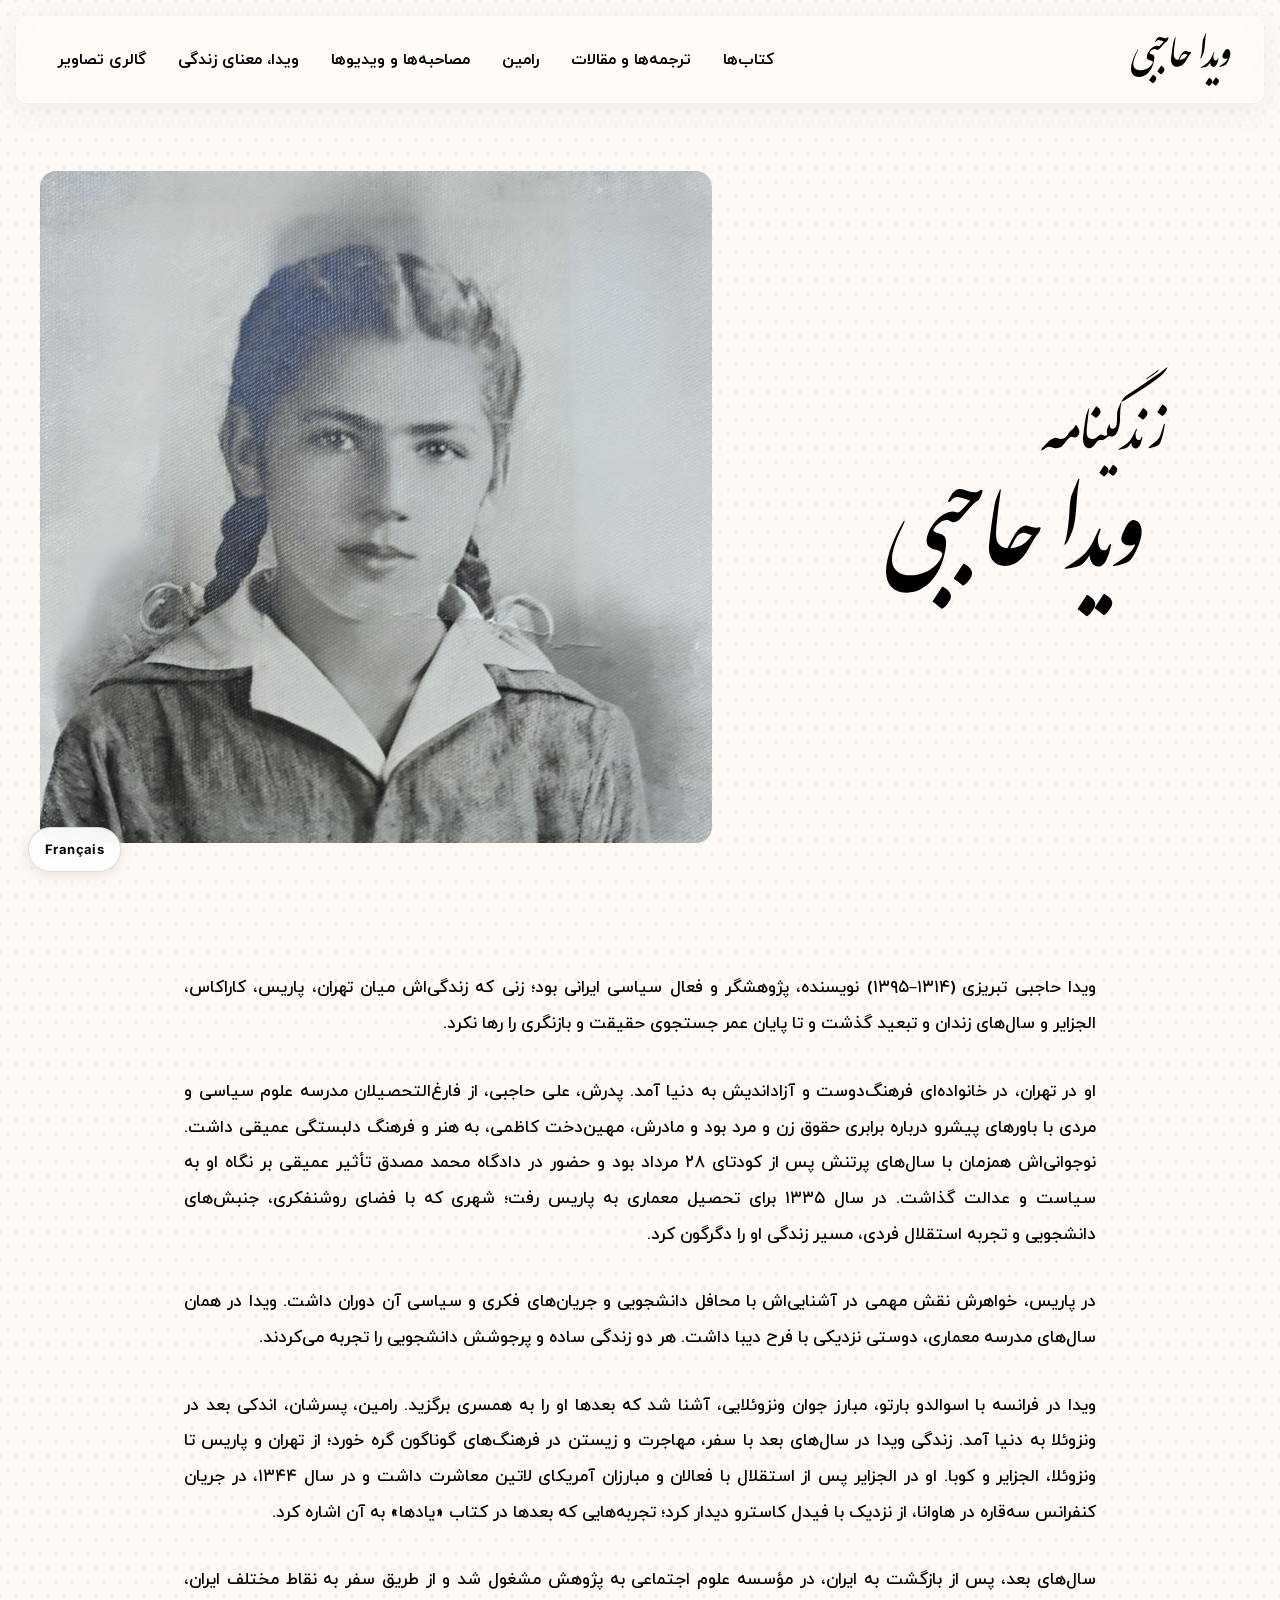
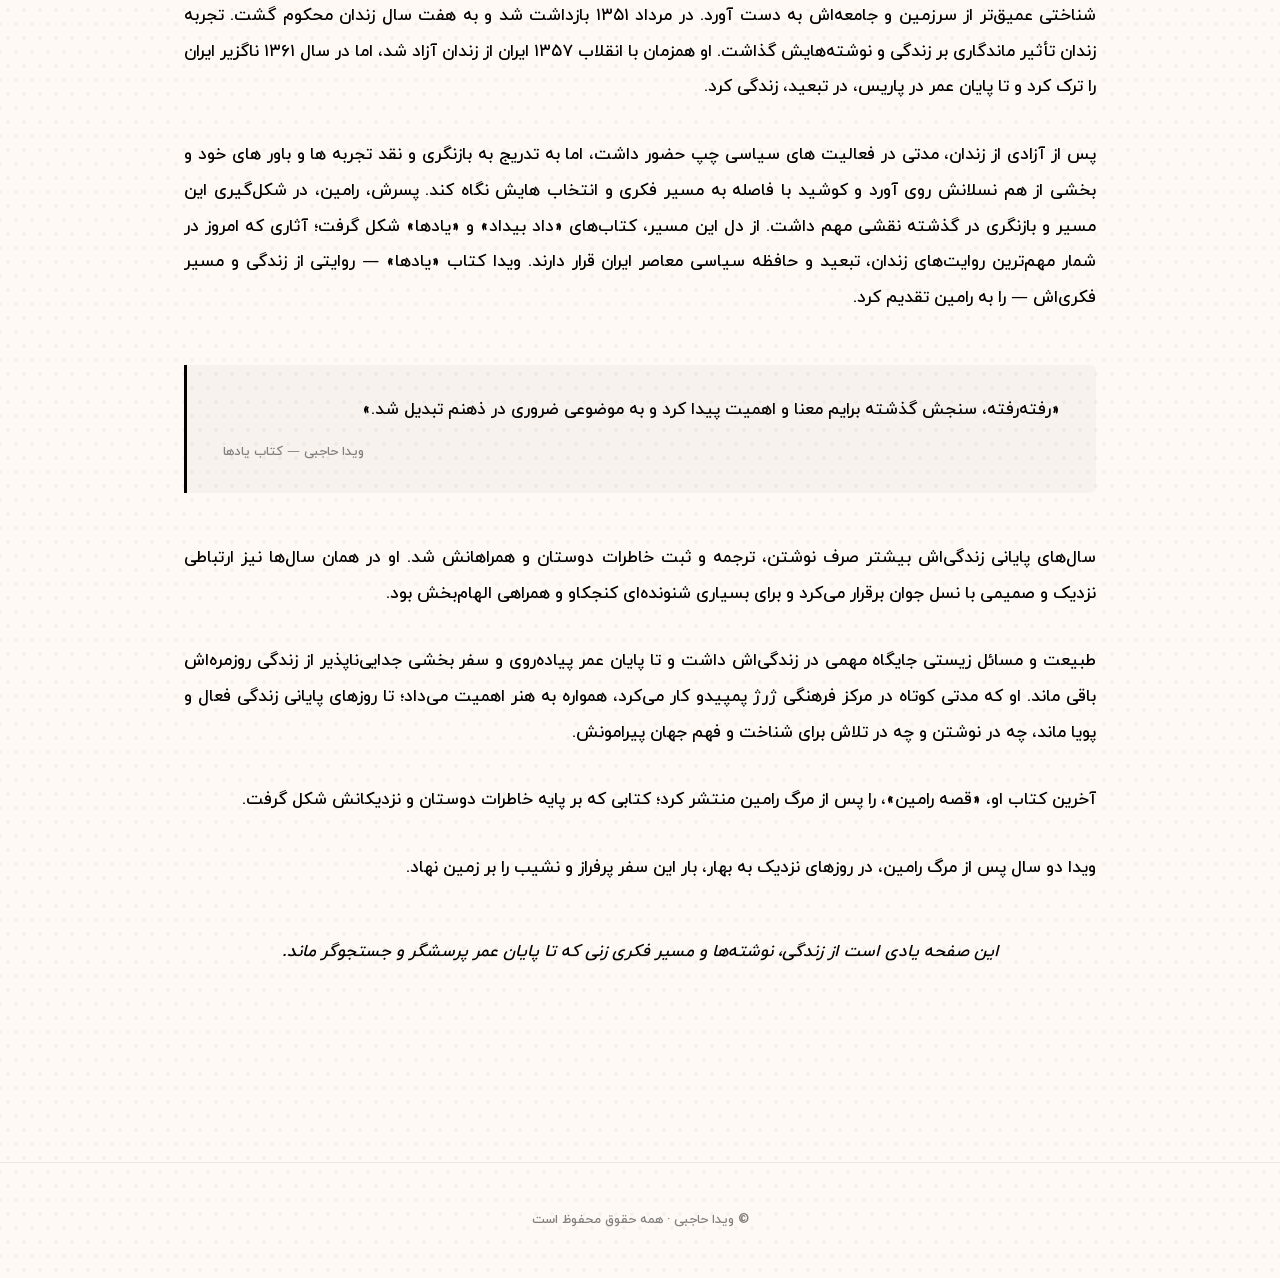
<file: biography.html>
<!DOCTYPE html>
<html lang="fa" dir="rtl" data-lang="fa">
<head>
  <!-- Google tag (gtag.js) -->
  <script async src="https://www.googletagmanager.com/gtag/js?id=G-GSFEDZK5NL"></script>
  <script>
    window.dataLayer = window.dataLayer || [];
    function gtag(){dataLayer.push(arguments);}
    gtag('js', new Date());
    gtag('config', 'G-GSFEDZK5NL');
  </script>
  <meta charset="UTF-8" />
  <meta name="viewport" content="width=device-width, initial-scale=1.0" />
  <title>زندگینامه ویدا حاجبی | Vida Hajebi Biography</title>
  <meta name="description" content="زندگینامه ویدا حاجبی تبریزی (Vida Hajebi) — نویسنده، مترجم و فعال سیاسی ایرانی (۱۳۱۴–۱۳۹۵). از تهران و پاریس تا زندان، تبعید و آثار ماندگار." />
  <meta name="keywords" content="ویدا حاجبی, ویدا حاجبی تبریزی, Vida Hajebi, Vida Hadjebi, Vida Hajeby, Vida Hajebi Tabrizi, زندگینامه ویدا حاجبی, biography Vida Hajebi, داد بیداد, یادها, قصه رامین, فعال سیاسی ایران, زندانی سیاسی, ادبیات تبعید, تبعید ایرانی, مبارزات زنان ایران, Iranian writer, Iranian political prisoner, exil iranien, littérature iranienne" />
  <meta name="author" content="ویدا حاجبی تبریزی" />
  <link rel="canonical" href="https://vidahadjebi.com/biography" />

  <!-- Open Graph -->
  <meta property="og:type" content="profile" />
  <meta property="og:url" content="https://vidahadjebi.com/biography" />
  <meta property="og:title" content="زندگینامه ویدا حاجبی | Vida Hajebi Biography" />
  <meta property="og:description" content="زندگینامه ویدا حاجبی تبریزی — نویسنده، مترجم و فعال سیاسی ایرانی (۱۳۱۴–۱۳۹۵)." />
  <meta property="og:image" content="https://vidahadjebi.com/assets/images/bio-hero-desktop.jpg" />
  <meta property="og:locale" content="fa_IR" />
  <meta property="og:site_name" content="ویدا حاجبی | Vida Hajebi" />

  <!-- Twitter Card -->
  <meta name="twitter:card" content="summary_large_image" />

  <link rel="icon" type="image/svg+xml" href="assets/images/favicon.svg?v=4" />
  <link rel="apple-touch-icon" href="assets/images/favicon-light.svg?v=4" />
  <link rel="mask-icon" href="assets/images/favicon.svg?v=4" color="#000000" />

  <link rel="preload" href="assets/fonts/IRANYekanWeb-Regular.ttf" as="font" type="font/ttf" crossorigin />
  <link rel="preload" href="assets/fonts/IRANYekanWeb-Bold.ttf" as="font" type="font/ttf" crossorigin />
  <link rel="preload" href="assets/fonts/IranNastaliq.ttf" as="font" type="font/ttf" crossorigin />

  <!-- Inter font for French (LTR) version -->
  <link rel="preconnect" href="https://fonts.googleapis.com" />
  <link rel="preconnect" href="https://fonts.gstatic.com" crossorigin />
  <link rel="stylesheet" href="https://fonts.googleapis.com/css2?family=Inter:wght@400;500;600;700&display=swap" />

  <link rel="stylesheet" href="styles.css?v=55" />
</head>
<body>

  <header class="site-header">
    <nav class="main-nav" aria-label="ناوبری اصلی">
      <a class="nav-logo" href="/" aria-label="ویدا حاجبی — خانه">
        <img class="nav-logo-img lang-fa" src="assets/images/logo.svg" alt="ویدا حاجبی" /><img class="nav-logo-img lang-fr" src="assets/images/logo-latin.svg" alt="Vida Hadjebi" />
      </a>
      <ul class="nav-items">
        <li><a href="/#books"><span class="lang-fa">کتاب‌ها</span><span class="lang-fr">Livres</span></a></li>
        <li><a href="/#translations"><span class="lang-fa">ترجمه‌ها و مقالات</span><span class="lang-fr">Traductions</span></a></li>
        <li><a href="/#ramin"><span class="lang-fa">رامین</span><span class="lang-fr">Ramin</span></a></li>
        <li><a href="/#interviews"><span class="lang-fa">مصاحبه‌ها و ویدیوها</span><span class="lang-fr">Entretiens</span></a></li>
        <li><a href="/#meaning"><span class="lang-fa">ویدا، معنای زندگی</span><span class="lang-fr">Vida, le sens de la vie</span></a></li>
        <li><a href="/#gallery"><span class="lang-fa">گالری تصاویر</span><span class="lang-fr">Galerie</span></a></li>
      </ul>
    </nav>
    <button class="nav-toggle" aria-label="باز کردن منو" aria-expanded="false" aria-controls="bioMobileMenu">
      <img class="nav-toggle-ico nav-toggle-ico--hamburger" src="assets/images/icon-hamburger.svg" alt="" />
      <img class="nav-toggle-ico nav-toggle-ico--close"     src="assets/images/icon-close.svg"     alt="" />
    </button>
  </header>

  <div class="mobile-menu" id="bioMobileMenu" aria-hidden="true">
    <ul class="mobile-menu-items">
      <li><a href="/#books"><span class="lang-fa">کتاب‌ها</span><span class="lang-fr">Livres</span></a></li>
      <li><a href="/#translations"><span class="lang-fa">ترجمه‌ها و مقالات</span><span class="lang-fr">Traductions</span></a></li>
      <li><a href="/#ramin"><span class="lang-fa">رامین</span><span class="lang-fr">Ramin</span></a></li>
      <li><a href="/#interviews"><span class="lang-fa">مصاحبه‌ها</span><span class="lang-fr">Entretiens</span></a></li>
      <li><a href="/#gallery"><span class="lang-fa">گالری تصاویر</span><span class="lang-fr">Galerie</span></a></li>
      <li><a href="/#meaning"><span class="lang-fa">ویدا، معنای زندگی</span><span class="lang-fr">Vida, le sens de la vie</span></a></li>
    </ul>
  </div>

  <main>

    <!-- ==========================================
         Biography Hero
         DOM order: [title-block] [portrait]
         RTL flex-row → title on RIGHT, portrait on LEFT (matches Figma)
         Mobile flex-column → title on TOP, portrait below
    =========================================== -->
    <section class="bio-hero">
      <div class="bio-title-block">
        <img
          class="bio-title-svg bio-title-svg--desktop"
          src="assets/images/vida-title-desktop.svg"
          alt="ویدا حاجبی"
        />
        <img
          class="bio-title-svg bio-title-svg--mobile"
          src="assets/images/bio-zendeginama-mobile.svg"
          alt="زندگینامه ویدا حاجبی"
        />
      </div>
      <figure class="bio-portrait-hero">
        <picture>
          <source media="(max-width: 768px)" srcset="assets/images/bio-hero-mobile.jpg" />
          <img src="assets/images/bio-hero-desktop.jpg" alt="پرتره ویدا حاجبی" />
        </picture>
      </figure>
    </section>

    <!-- ==========================================
         Biography body text
    =========================================== -->
    <article class="bio-body">
      <div class="bio-body-inner">

        <!-- Persian content -->
        <p class="lang-fa">ویدا حاجبی تبریزی (۱۳۱۴–۱۳۹۵) نویسنده، پژوهشگر و فعال سیاسی ایرانی بود؛ زنی که زندگی‌اش میان تهران، پاریس، کاراکاس، الجزایر و سال‌های زندان و تبعید گذشت و تا پایان عمر جستجوی حقیقت و بازنگری را رها نکرد.</p>
        <p class="lang-fa">او در تهران، در خانواده‌ای فرهنگ‌دوست و آزاداندیش به دنیا آمد. پدرش، علی حاجبی، از فارغ‌التحصیلان مدرسه علوم سیاسی و مردی با باورهای پیشرو درباره برابری حقوق زن و مرد بود و مادرش، مهین‌دخت کاظمی، به هنر و فرهنگ دلبستگی عمیقی داشت. نوجوانی‌اش همزمان با سال‌های پرتنش پس از کودتای ۲۸ مرداد بود و حضور در دادگاه محمد مصدق تأثیر عمیقی بر نگاه او به سیاست و عدالت گذاشت. در سال ۱۳۳۵ برای تحصیل معماری به پاریس رفت؛ شهری که با فضای روشنفکری، جنبش‌های دانشجویی و تجربه استقلال فردی، مسیر زندگی او را دگرگون کرد.</p>
        <p class="lang-fa">در پاریس، خواهرش نقش مهمی در آشنایی‌اش با محافل دانشجویی و جریان‌های فکری و سیاسی آن دوران داشت. ویدا در همان سال‌های مدرسه معماری، دوستی نزدیکی با فرح دیبا داشت. هر دو زندگی ساده و پرجوشش دانشجویی را تجربه می‌کردند.</p>
        <p class="lang-fa">ویدا در فرانسه با اسوالدو بارتو، مبارز جوان ونزوئلایی، آشنا شد که بعدها او را به همسری برگزید. رامین، پسرشان، اندکی بعد در ونزوئلا به دنیا آمد. زندگی ویدا در سال‌های بعد با سفر، مهاجرت و زیستن در فرهنگ‌های گوناگون گره خورد؛ از تهران و پاریس تا ونزوئلا، الجزایر و کوبا. او در الجزایر پس از استقلال با فعالان و مبارزان آمریکای لاتین معاشرت داشت و در سال ۱۳۴۴، در جریان کنفرانس سه‌قاره در هاوانا، از نزدیک با فیدل کاسترو دیدار کرد؛ تجربه‌هایی که بعدها در کتاب «یادها» به آن اشاره کرد.</p>
        <p class="lang-fa">سال‌های بعد، پس از بازگشت به ایران، در مؤسسه علوم اجتماعی به پژوهش مشغول شد و از طریق سفر به نقاط مختلف ایران، شناختی عمیق‌تر از سرزمین و جامعه‌اش به دست آورد. در مرداد ۱۳۵۱ بازداشت شد و به هفت سال زندان محکوم گشت. تجربه زندان تأثیر ماندگاری بر زندگی و نوشته‌هایش گذاشت. او همزمان با انقلاب ۱۳۵۷ ایران از زندان آزاد شد، اما در سال ۱۳۶۱ ناگزیر ایران را ترک کرد و تا پایان عمر در پاریس، در تبعید، زندگی کرد.</p>
        <p class="lang-fa">پس از آزادى از زندان، مدتى در فعاليت هاى سياسى چپ حضور داشت، اما به تدریج به بازنگری و نقد تجربه ها و باور هاى خود و بخشى از هم نسلانش روى آورد و كوشيد با فاصله به مسير فكرى و انتخاب هایش نگاه كند. پسرش، رامین، در شکل‌گیری این مسیر و بازنگری در گذشته نقشی مهم داشت. از دل این مسیر، کتاب‌های «داد بیداد» و «یادها» شکل گرفت؛ آثاری که امروز در شمار مهم‌ترین روایت‌های زندان، تبعید و حافظه سیاسی معاصر ایران قرار دارند. ویدا کتاب «یادها» — روایتی از زندگی و مسیر فکری‌اش — را به رامین تقدیم کرد.</p>
        <blockquote class="bio-quote lang-fa">
          <p>«رفته‌رفته، سنجش گذشته برایم معنا و اهمیت پیدا کرد و به موضوعی ضروری در ذهنم تبدیل شد.»</p>
          <cite>ویدا حاجبی — کتاب یادها</cite>
        </blockquote>
        <p class="lang-fa">سال‌های پایانی زندگی‌اش بیشتر صرف نوشتن، ترجمه و ثبت خاطرات دوستان و همراهانش شد. او در همان سال‌ها نیز ارتباطی نزدیک و صمیمی با نسل جوان برقرار می‌کرد و برای بسیاری شنونده‌ای کنجکاو و همراهی الهام‌بخش بود.</p>
        <p class="lang-fa">طبیعت و مسائل زیستی جایگاه مهمی در زندگی‌اش داشت و تا پایان عمر پیاده‌روی و سفر بخشی جدایی‌ناپذیر از زندگی روزمره‌اش باقی ماند. او که مدتی کوتاه در مرکز فرهنگی ژرژ پمپیدو کار می‌کرد، همواره به هنر اهمیت می‌داد؛ تا روزهای پایانی زندگی فعال و پویا ماند، چه در نوشتن و چه در تلاش برای شناخت و فهم جهان پیرامونش.</p>
        <p class="lang-fa">آخرین کتاب او، «قصه رامین»، را پس از مرگ رامین منتشر کرد؛ کتابی که بر پایه خاطرات دوستان و نزدیکانش شکل گرفت.</p>
        <p class="lang-fa">ویدا دو سال پس از مرگ رامین، در روزهای نزدیک به بهار، بار این سفر پرفراز و نشیب را بر زمین نهاد.</p>
        <p class="bio-closing lang-fa">این صفحه یادی است از زندگی، نوشته‌ها و مسیر فکری زنی که تا پایان عمر پرسشگر و جستجوگر ماند.</p>

        <!-- French content -->
        <p class="lang-fr">Vida Hajebi Tabrizi (1936-2017) est une écrivaine, chercheuse et activiste politique iranienne. Sa vie s'est déployée entre Téhéran, Paris, Caracas, Alger, les années de prison et l'exil. Jusqu'à la fin de sa vie, elle n'a cessé de remettre en question ses convictions et de chercher à mieux comprendre le monde qui l'entourait.</p>
        <p class="lang-fr">Elle naît à Téhéran dans une famille cultivée et ouverte d'esprit. Son père, Ali Hajebi, diplômé de l'École des sciences politiques, défend des idées progressistes, notamment en faveur de l'égalité des droits entre les femmes et les hommes. Sa mère, Mahin-Dokht Kazemi, nourrit un profond attachement à l'art et à la culture. Son adolescence coïncide avec les années qui suivent le coup d'État du 19 août 1953. La présence au procès de Mohammad Mossadegh marque durablement son regard sur la politique et la justice. En 1956, elle part à Paris pour étudier l'architecture. La vie intellectuelle de la capitale française, les mouvements étudiants et l'expérience de l'indépendance transforment profondément son parcours.</p>
        <p class="lang-fr">Sa sœur joue alors un rôle important dans sa découverte des milieux intellectuels et politiques de l'époque. Durant ses années d'études, elle se lie d'amitié avec Farah Diba. Toutes deux partagent une vie étudiante simple et animée.</p>
        <p class="lang-fr">En France, Vida rencontre Oswaldo Barreto, jeune militant vénézuélien qu'elle épousera plus tard. Leur fils, Ramin, naît peu après au Venezuela. Les années suivantes sont marquées par les voyages, les migrations et la découverte de différentes cultures. De Téhéran à Paris, du Venezuela à l'Algérie et à Cuba, elle côtoie de nombreux intellectuels et militants. En Algérie, après l'indépendance, elle fréquente des activistes et révolutionnaires d'Amérique latine. Lors de la Conférence tricontinentale de La Havane, elle rencontre Fidel Castro, une expérience qu'elle évoquera plus tard dans Yadhâ (Souvenirs).</p>
        <p class="lang-fr">De retour en Iran, elle rejoint l'Institut des sciences sociales, où ses recherches et ses nombreux voyages à travers différentes régions du pays lui permettent d'en approfondir la connaissance. En août 1972, elle est arrêtée et condamnée à sept années de prison. Cette expérience laissera une empreinte durable sur sa vie et son œuvre. Elle est libérée au moment de la révolution iranienne de 1979. En 1982, elle est contrainte de quitter l'Iran et s'installe à Paris, où elle vivra en exil jusqu'à la fin de sa vie.</p>
        <p class="lang-fr">Après sa libération, elle poursuit pendant un temps son engagement au sein des mouvements de gauche avant d'entreprendre une réflexion critique sur son propre parcours et celui d'une partie de sa génération. Son fils, Ramin, joue un rôle important dans ce cheminement et dans son regard renouvelé sur le passé. De cette démarche naissent notamment Dad Bidad et Yadhâ, aujourd'hui considérés comme des ouvrages majeurs sur la prison, l'exil et la mémoire politique de l'Iran contemporain. Elle dédie Yadhâ, récit de sa vie et de son parcours intellectuel, à son fils.</p>
        <blockquote class="bio-quote lang-fr">
          <p>« Peu à peu, l'examen du passé a pris pour moi sens et importance, jusqu'à devenir une nécessité. »</p>
          <cite>Vida Hajebi — Yadhâ</cite>
        </blockquote>
        <p class="lang-fr">Les dernières années de sa vie sont consacrées à l'écriture, à la traduction et à la préservation des souvenirs de ses amis et compagnons de route. Elle entretient également des liens étroits avec les jeunes générations, pour lesquelles elle demeure une interlocutrice attentive et une présence inspirante.</p>
        <p class="lang-fr">La nature et les questions environnementales occupent une place importante dans sa vie. La marche et les voyages restent jusqu'au bout des éléments essentiels de son quotidien. Profondément attachée à l'art, elle demeure active jusqu'à ses derniers jours, poursuivant son travail d'écriture et son désir de comprendre le monde qui l'entoure.</p>
        <p class="lang-fr">Après la disparition de son fils Ramin, elle publie son dernier ouvrage, Qesse-ye Ramin (L'Histoire de Ramin), composé à partir des souvenirs de ses proches et de ses amis.</p>
        <p class="lang-fr">Vida Hajebi s'éteint à Paris en 2017, deux ans après la disparition de son fils, à l'approche du printemps.</p>
        <p class="bio-closing lang-fr">Cette page est consacrée à la vie, aux écrits et au parcours intellectuel d'une femme qui demeura, jusqu'à la fin, fidèle à l'esprit de questionnement et de recherche.</p>

      </div>
    </article>

  </main>

  <footer class="site-footer">
    <div class="container">
      <p><span class="lang-fa">© ویدا حاجبی · همه حقوق محفوظ است</span><span class="lang-fr">© Vida Hajebi · Tous droits réservés</span></p>
    </div>
  </footer>

  <script src="script.js?v=21" defer></script>

  <!-- Language toggle button -->
  <button class="btn-lang" id="langToggle" aria-label="Changer la langue / تغییر زبان">
    <span class="lang-fa">Français</span>
    <span class="lang-fr">فارسی</span>
  </button>
</body>
</html>
</file>
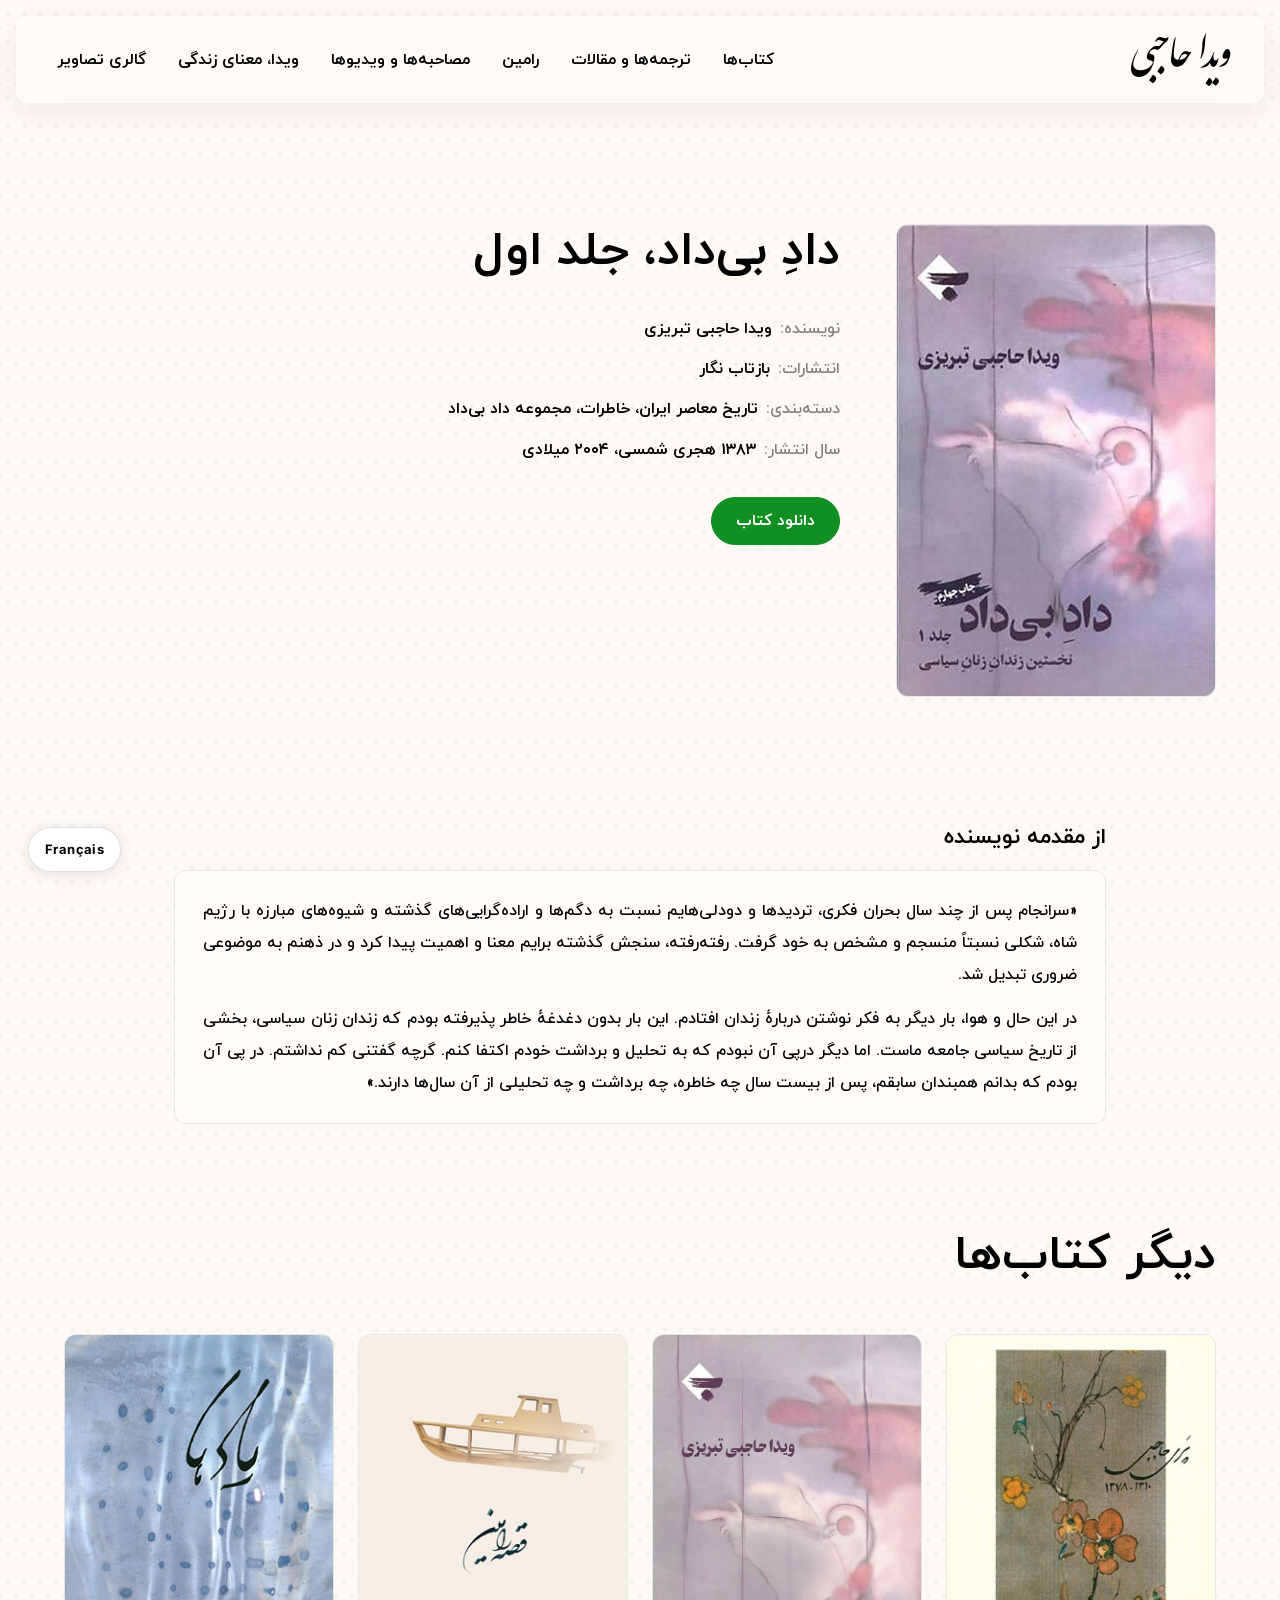
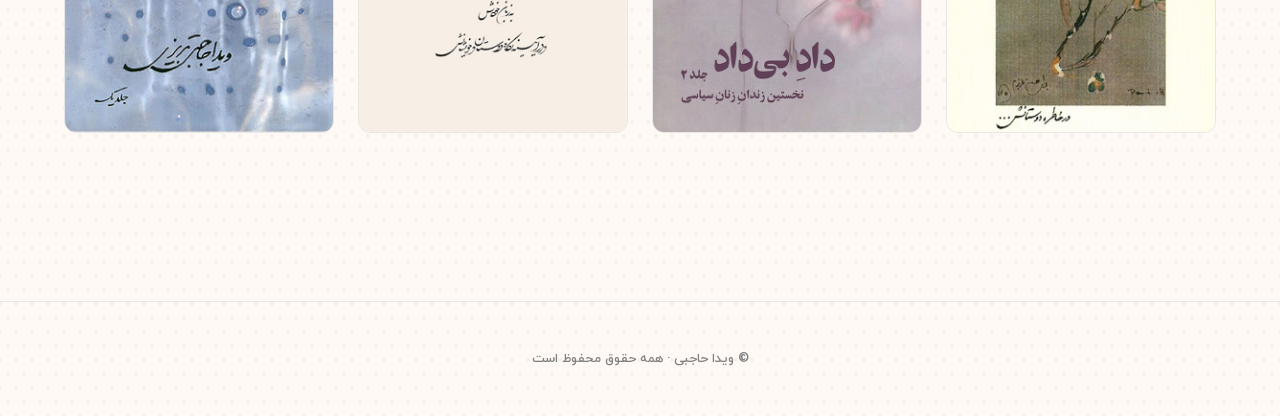
<file: book-dad-1.html>
<!DOCTYPE html>
<html lang="fa" dir="rtl" data-lang="fa">
<head>
  <!-- Google tag (gtag.js) -->
  <script async src="https://www.googletagmanager.com/gtag/js?id=G-GSFEDZK5NL"></script>
  <script>
    window.dataLayer = window.dataLayer || [];
    function gtag(){dataLayer.push(arguments);}
    gtag('js', new Date());
    gtag('config', 'G-GSFEDZK5NL');
  </script>
  <meta charset="UTF-8" />
  <meta name="viewport" content="width=device-width, initial-scale=1.0" />
  <title>دادِ بی‌داد جلد اول | ویدا حاجبی</title>
  <meta name="description" content="دادِ بی‌داد جلد اول — نوشته ویدا حاجبی تبریزی. روایت زنان زندانی سیاسی در ایران، از مهم‌ترین آثار حافظه سیاسی معاصر ایران." />
  <meta name="keywords" content="ویدا حاجبی, ویدا حاجبی تبریزی, Vida Hajebi, Vida Hadjebi, Vida Hajeby, Vida Hajebi Tabrizi, داد بیداد, یادها, قصه رامین, سبز آبی خاکستری, کتاب ویدا حاجبی, داد بیداد کتاب, یادها کتاب, زندانی سیاسی ایران, خاطرات زندان, زنان زندانی سیاسی, ادبیات تبعید, حافظه سیاسی ایران, Iranian books, Iranian political memoir, exil iranien" />
  <meta name="author" content="ویدا حاجبی تبریزی" />
  <link rel="canonical" href="https://vidahadjebi.com/book-dad-1" />

  <!-- Open Graph -->
  <meta property="og:type" content="website" />
  <meta property="og:url" content="https://vidahadjebi.com/book-dad-1" />
  <meta property="og:title" content="دادِ بی‌داد جلد اول | ویدا حاجبی" />
  <meta property="og:description" content="دادِ بی‌داد جلد اول — نوشته ویدا حاجبی تبریزی. روایت زنان زندانی سیاسی در ایران، از مهم‌ترین آثار حافظه سیاسی معاصر ایران." />
  <meta property="og:image" content="https://vidahadjebi.com/assets/images/book-dad-1.jpg" />
  <meta property="og:image:width" content="560" />
  <meta property="og:image:height" content="827" />
  <meta property="og:image:alt" content="دادِ بی‌داد جلد اول | ویدا حاجبی" />
  <meta property="og:locale" content="fa_IR" />
  <meta property="og:site_name" content="ویدا حاجبی | Vida Hajebi" />

  <!-- Twitter Card -->
  <meta name="twitter:card" content="summary_large_image" />

  <link rel="icon" type="image/svg+xml" href="assets/images/favicon.svg?v=4" />
  <link rel="apple-touch-icon" href="assets/images/favicon-light.svg?v=4" />
  <link rel="mask-icon" href="assets/images/favicon.svg?v=4" color="#000000" />

  <link rel="preload" href="assets/fonts/IRANYekanWeb-Regular.ttf" as="font" type="font/ttf" crossorigin />
  <link rel="preload" href="assets/fonts/IRANYekanWeb-Bold.ttf" as="font" type="font/ttf" crossorigin />
  <link rel="preload" href="assets/fonts/IranNastaliq.ttf" as="font" type="font/ttf" crossorigin />

  <!-- Inter font for French (LTR) version -->
  <link rel="preconnect" href="https://fonts.googleapis.com" />
  <link rel="preconnect" href="https://fonts.gstatic.com" crossorigin />
  <link rel="stylesheet" href="https://fonts.googleapis.com/css2?family=Inter:wght@400;500;600;700&display=swap" />

  <link rel="stylesheet" href="styles.css?v=55" />
</head>
<body>

  <header class="site-header">
    <nav class="main-nav" aria-label="ناوبری اصلی">
      <a class="nav-logo" href="/" aria-label="ویدا حاجبی — خانه">
        <img class="nav-logo-img lang-fa" src="assets/images/logo.svg" alt="ویدا حاجبی" /><img class="nav-logo-img lang-fr" src="assets/images/logo-latin.svg" alt="Vida Hadjebi" />
      </a>
      <ul class="nav-items">
        <li><a href="/#books"><span class="lang-fa">کتاب‌ها</span><span class="lang-fr">Livres</span></a></li>
        <li><a href="/#translations"><span class="lang-fa">ترجمه‌ها و مقالات</span><span class="lang-fr">Traductions</span></a></li>
        <li><a href="/#ramin"><span class="lang-fa">رامین</span><span class="lang-fr">Ramin</span></a></li>
        <li><a href="/#interviews"><span class="lang-fa">مصاحبه‌ها و ویدیوها</span><span class="lang-fr">Entretiens</span></a></li>
        <li><a href="/#meaning"><span class="lang-fa">ویدا، معنای زندگی</span><span class="lang-fr">Vida, le sens de la vie</span></a></li>
        <li><a href="/#gallery"><span class="lang-fa">گالری تصاویر</span><span class="lang-fr">Galerie</span></a></li>
      </ul>
    </nav>
    <button class="nav-toggle" aria-label="باز کردن منو" aria-expanded="false" aria-controls="mobileMenu">
      <img class="nav-toggle-ico nav-toggle-ico--hamburger" src="assets/images/icon-hamburger.svg" alt="" />
      <img class="nav-toggle-ico nav-toggle-ico--close"     src="assets/images/icon-close.svg"     alt="" />
    </button>
  </header>

  <div class="mobile-menu" id="mobileMenu" aria-hidden="true">
    <ul class="mobile-menu-items">
      <li><a href="/#books"><span class="lang-fa">کتاب‌ها</span><span class="lang-fr">Livres</span></a></li>
      <li><a href="/#translations"><span class="lang-fa">ترجمه‌ها و مقالات</span><span class="lang-fr">Traductions</span></a></li>
      <li><a href="/#ramin"><span class="lang-fa">رامین</span><span class="lang-fr">Ramin</span></a></li>
      <li><a href="/#interviews"><span class="lang-fa">مصاحبه‌ها</span><span class="lang-fr">Entretiens</span></a></li>
      <li><a href="/#gallery"><span class="lang-fa">گالری تصاویر</span><span class="lang-fr">Galerie</span></a></li>
      <li><a href="/#meaning"><span class="lang-fa">ویدا، معنای زندگی</span><span class="lang-fr">Vida, le sens de la vie</span></a></li>
    </ul>
  </div>

  <main class="book-page" id="bookPage">
    <!-- populated by renderBook() below -->
  </main>

  <footer class="site-footer">
    <div class="container">
      <p><span class="lang-fa">© ویدا حاجبی · همه حقوق محفوظ است</span><span class="lang-fr">© Vida Hajebi · Tous droits réservés</span></p>
    </div>
  </footer>

  <script src="script.js" defer></script>

  <script>
  (function () {

    var BOOKS = {
      "pari": {
        title: "پری در خاطره دوستانش",
        titleFr: "Pari dans la mémoire de ses amis",
        cover: "assets/images/book-pari.jpg",
        coverAlt: "جلد کتاب پری در خاطره دوستانش",
        coverAltFr: "Couverture du livre Pari dans la mémoire de ses amis",
        meta: [{ label: "گردآوری و تنظیم", value: "ویدا حاجبی" }, { label: "طرح روی جلد", value: "نقاشی پری، خط منوچهر مقتدر" }, { label: "صحافی و چاپ", value: "باقر مرتضوی" }, { label: "چاپ اول", value: "اردیبهشت ۱۳۸۳ / مه ۲۰۰۲" }],
        metaFr: [{ label: "Recueil et édition", value: "Vida Hajebi" }, { label: "Couverture", value: "Peinture de Pari, calligraphie de Manouchehr Moghtader" }, { label: "Reliure et impression", value: "Bagher Mortazavi" }, { label: "Première édition", value: "Mai 2002" }],
        pdf: "assets/book-pari.pdf",
        content: "<h2 class=\"book-h2\">دربارهٔ پری</h2><p>پری حاجبی (۱۳۱۰–۱۳۷۸) نقاش و هنرمند ایرانی بود. این کتاب گردآوری خاطرات و یادمان‌های دوستان و نزدیکان اوست که ویدا حاجبی آن را تنظیم و منتشر کرده است.</p><figure class=\"book-inline-figure\"><img src=\"assets/images/book-pari-painting.jpg\" alt=\"نقاشی پری حاجبی\" /></figure><h2 id=\"book-excerpt\" class=\"book-h2\">بخشی از کتاب</h2><blockquote class=\"book-excerpt\"><p>«دم در سالن ایستاده بودم و به رنگارنگی فضا خیره مانده بودم، شگفت‌زده و سوگوار آنچه از دست داده بودم. انگار فقط پری قادر بود با مرگ خودش این ترکیب رنگارنگ و ناهمگون از یاران دیرینش را در فضایی از صمیمیت، بازآفریند. محفلی بود پر از صفا، همراه با باده و موسیقی و آواز، با خاطره‌های بی غل و غش و شادی‌آفرین. همان فضایی که پری همواره خواهان و جویایش بود؛ به روزگاری محافلی از این دست را، پیش از گرفتار شدن در ناملایمات بیماری دراز مدت، برای دوستانش آراسته.»</p></blockquote>",
        contentFr: "<h2 class=\"book-h2\">À propos de Pari</h2><p>Pari Hajebi (1931-1999) était une peintre et artiste iranienne. Ce livre rassemble les souvenirs et témoignages de ses amis et de ses proches, réunis et publiés par Vida Hajebi.</p><figure class=\"book-inline-figure\"><img src=\"assets/images/book-pari-painting.jpg\" alt=\"Peinture de Pari Hajebi\" /></figure><h2 id=\"book-excerpt\" class=\"book-h2\">Extrait du livre</h2><blockquote class=\"book-excerpt\"><p>« Je me tenais à l'entrée de la salle, le regard perdu dans la profusion des couleurs, stupéfaite et endeuillée par ce que j'avais perdu. Comme si Pari seule, par sa propre mort, pouvait recréer cet assemblage bigarré et disparate de ses vieux amis dans une atmosphère d'intimité. Un cercle empli de douceur, avec du vin, de la musique et des chants, et des souvenirs sans détour, porteurs de joie. Cette atmosphère même que Pari désirait et recherchait toujours ; jadis, avant d'être happée par les épreuves d'une longue maladie, elle composait pour ses amis des cercles de cette sorte. »</p></blockquote>",
        others: ["dad-1", "dad-2", "ramin", "yadha"]
      },
      "dad-1": {
        title: "دادِ بی‌داد، جلد اول",
        titleFr: "Dad Bidad, tome premier",
        cover: "assets/images/book-dad-1.jpg",
        coverAlt: "جلد کتاب داد بی‌داد جلد ۱",
        coverAltFr: "Couverture du livre Dad Bidad, tome premier",
        meta: [{ label: "نویسنده", value: "ویدا حاجبی تبریزی" }, { label: "انتشارات", value: "بازتاب نگار" }, { label: "دسته‌بندی", value: "تاریخ معاصر ایران، خاطرات، مجموعه داد بی‌داد" }, { label: "سال انتشار", value: "۱۳۸۳ هجری شمسی، ۲۰۰۴ میلادی" }],
        metaFr: [{ label: "Auteure", value: "Vida Hajebi Tabrizi" }, { label: "Éditions", value: "Baztab Negar" }, { label: "Catégorie", value: "Histoire contemporaine de l'Iran, mémoires, série Dad Bidad" }, { label: "Année de publication", value: "2004" }],
        pdf: "assets/book-dad-1.pdf",
        content: "<h2 id=\"book-excerpt\" class=\"book-h2\">از مقدمه نویسنده</h2><blockquote class=\"book-excerpt\"><p>«سرانجام پس از چند سال بحران فکری، تردیدها و دودلی‌هایم نسبت به دگم‌ها و اراده‌گرایی‌های گذشته و شیوه‌های مبارزه با رژیم شاه، شکلی نسبتاً منسجم و مشخص به خود گرفت. رفته‌رفته، سنجش گذشته برایم معنا و اهمیت پیدا کرد و در ذهنم به موضوعی ضروری تبدیل شد.</p><p>در این حال و هوا، بار دیگر به فکر نوشتن دربارهٔ زندان افتادم. این بار بدون دغدغهٔ خاطر پذیرفته بودم که زندان زنان سیاسی، بخشی از تاریخ سیاسی جامعه ماست. اما دیگر درپی آن نبودم که به تحلیل و برداشت خودم اکتفا کنم. گرچه گفتنی کم نداشتم. در پی آن بودم که بدانم همبندان سابقم، پس از بیست سال چه خاطره، چه برداشت و چه تحلیلی از آن سال‌ها دارند.»</p></blockquote>",
        contentFr: "<h2 id=\"book-excerpt\" class=\"book-h2\">De la préface de l'auteure</h2><blockquote class=\"book-excerpt\"><p>« Après plusieurs années de crise intérieure, mes doutes et mes hésitations à l'égard des dogmes, du volontarisme du passé et des modes de lutte contre le régime du chah finirent par prendre une forme relativement cohérente et précise. Peu à peu, l'examen du passé prit pour moi sens et importance, et devint dans mon esprit une nécessité.</p><p>Dans cet état d'esprit, je songeai de nouveau à écrire sur la prison. Cette fois, j'avais accepté sans réserve que la prison des femmes politiques fait partie de l'histoire politique de notre société. Mais je ne cherchais plus à m'en tenir à ma seule analyse — bien que j'eusse beaucoup à dire. Je cherchais à savoir quels souvenirs, quelles perceptions et quelles analyses mes anciennes compagnes de cellule gardaient de ces années, vingt ans plus tard. »</p></blockquote>",
        others: ["pari", "dad-2", "ramin", "yadha"]
      },
      "dad-2": {
        title: "دادِ بی‌داد، جلد دوم",
        titleFr: "Dad Bidad, tome second",
        cover: "assets/images/book-dad-2.jpg",
        coverAlt: "جلد کتاب داد بی‌داد جلد ۲",
        coverAltFr: "Couverture du livre Dad Bidad, tome second",
        meta: [{ label: "به کوشش", value: "ویدا حاجبی تبریزی" }, { label: "دسته‌بندی", value: "سیاسی زنان ۱۳۵۰–۱۳۸۷" }, { label: "طرح روی جلد", value: "حسن قاضی، با الهام از طرح یک زندانی سیاسی (۱۳۵۷)" }, { label: "صفحه‌آرایی", value: "رامین حاجبی" }, { label: "انتشارات", value: "Forough Book" }],
        metaFr: [{ label: "Sous la direction de", value: "Vida Hajebi Tabrizi" }, { label: "Catégorie", value: "Femmes politiques 1971-2008" }, { label: "Couverture", value: "Hassan Ghazi, inspiré du dessin d'une prisonnière politique (1979)" }, { label: "Mise en page", value: "Ramin Hajebi" }, { label: "Éditions", value: "Forough Book" }],
        pdf: "assets/book-dad-2.pdf",
        content: "<h2 id=\"book-excerpt\" class=\"book-h2\">از مقدمه</h2><blockquote class=\"book-excerpt\"><p>«با تهیه و تنظیم این کتاب، من نیز زندان را دوباره زیستم، با دلهره‌ها و نگرانی‌هایش. این را هم بهتر فهمیدم که آدمی در وضعیت‌های دشوار از چه ظرفیت‌های نهفته‌ای برای پایداری برخوردار است، بی‌آنکه در پی قهرمان شدن باشد یا اسطوره شدن.</p><p>با این همه، تجربهٔ زندان را با بازگویی آن، نمی‌توان به تمامی به دیگری منتقل کرد. زمانی با مشاهدهٔ شقاوت‌های شکنجه‌گران ساواک، از خود می‌پرسیدم حد سبعیت و درندگی انسان تا کجاست؟ امروز با آشکار شدن آنچه بر سر هزاران هزار زندانی در زندان‌های جمهوری اسلامی طی ۲۵ سال گذشته آمده، می‌توان گفت که سقوط آدمی نهایتی ندارد. باشد که انتقال تجربهٔ بی‌دادها، در هر شکلی از بی‌داد، بتواند افق‌های گسترده‌تری به روی جامعهٔ ما که قرن‌ها زیر فشار استبداد سیاسی و فرهنگ ریشه‌دار سنتی‌ـ‌مذهبی زیسته، بگشاید.»</p></blockquote>",
        contentFr: "<h2 id=\"book-excerpt\" class=\"book-h2\">De la préface</h2><blockquote class=\"book-excerpt\"><p>« En préparant et en composant ce livre, j'ai moi aussi revécu la prison, avec ses angoisses et ses inquiétudes. J'ai aussi mieux compris de quelles ressources cachées l'être humain dispose, dans les situations difficiles, pour tenir bon — sans chercher à devenir un héros ni une légende.</p><p>Pourtant, l'expérience de la prison ne peut être transmise tout entière par le récit qu'on en fait. Autrefois, devant la cruauté des tortionnaires de la SAVAK, je me demandais jusqu'où allaient la sauvagerie et la férocité de l'homme. Aujourd'hui, au vu de ce qui est advenu à des dizaines de milliers de prisonniers dans les prisons de la République islamique au cours des vingt-cinq dernières années, on peut dire que la déchéance de l'homme n'a pas de fin. Puisse la transmission de l'expérience des injustices, sous toutes leurs formes, ouvrir des horizons plus vastes à notre société, qui a vécu des siècles sous le poids du despotisme politique et d'une culture traditionnelle et religieuse profondément enracinée. »</p></blockquote>",
        others: ["pari", "dad-1", "ramin", "yadha"]
      },
      "ramin": {
        title: "قصه‌ی رامین",
        titleFr: "L'histoire de Ramin",
        cover: "assets/images/book-ramin.jpg",
        coverAlt: "جلد کتاب قصه‌ی رامین",
        coverAltFr: "Couverture du livre L'histoire de Ramin",
        meta: [{ label: "گردآوری، ترجمه و تنظیم", value: "ویدا حاجبی تبریزی" }, { label: "طرح روی جلد", value: "آزاده نیلجیانی" }, { label: "خوشنویسی", value: "یونس فقیهی" }, { label: "صفحه‌آرایی", value: "سپیده شیرزاد، آزاده نیلجیانی" }, { label: "چاپ و صحافی", value: "خاوران" }, { label: "چاپ دوم", value: "مهر ۱۳۹۵" }],
        metaFr: [{ label: "Recueil, traduction et édition", value: "Vida Hajebi Tabrizi" }, { label: "Couverture", value: "Azadeh Nilchiani" }, { label: "Calligraphie", value: "Younes Faghihi" }, { label: "Mise en page", value: "Sepideh Shirzad, Azadeh Nilchiani" }, { label: "Impression et reliure", value: "Khavaran" }, { label: "Deuxième édition", value: "Octobre 2016" }],
        pdf: "assets/book-ramin.pdf",
        content: "<h2 id=\"book-excerpt\" class=\"book-h2\">از مقدمه</h2><blockquote class=\"book-excerpt\"><p>«سرانجام تحت تأثیر نگاه با فاصله و شکیبایی او به فکر روندهای سیاسی گذشته افتادم. تدوین کتاب داد بی‌داد / نخستین زندان سیاسی زنان را به هوشدارهای پسرم رامین مدیونم. اکنون یاری باصفا و آموزگاری بی‌ادعا و بی‌همتایی را از دست داده‌ام که برغم همهٔ جابه‌جایی‌ها و ماجراهای سختی که بر او تحمیل کردم و تحمیل شد، وجودش تحقق این آرزوی حکیمانه بود: از توان پر صفایی برخوردار بود تا آنچه نمی‌شود تغییر داد بپذیرد، و از شجاعتی تا آنچه می‌شود تغییر داد، تغییر دهد و به خِردی دست‌یافته بود تا این دو را از هم تشخیص دهد.»</p></blockquote>",
        contentFr: "<h2 id=\"book-excerpt\" class=\"book-h2\">De la préface</h2><blockquote class=\"book-excerpt\"><p>« C'est finalement sous l'influence de son regard distant et patient que j'en suis venue à réfléchir aux parcours politiques du passé. Je dois la rédaction de Dad Bidad / La première prison politique des femmes aux remarques attentives de mon fils Ramin. J'ai aujourd'hui perdu un ami plein de douceur et un maître sans prétention et sans égal qui, malgré tous les déplacements et toutes les épreuves que je lui ai imposés et qui lui furent imposés, incarnait ce vœu plein de sagesse : il avait la sérénité d'accepter ce qui ne peut être changé, le courage de changer ce qui peut l'être, et la sagesse de distinguer l'un de l'autre. »</p></blockquote>",
        others: ["pari", "dad-1", "dad-2", "yadha"]
      },
      "yadha": {
        title: "یادها — جلد اول",
        titleFr: "Yadhâ (Souvenirs) — tome premier",
        cover: "assets/images/book-yadha.jpg",
        coverAlt: "جلد کتاب یادها",
        coverAltFr: "Couverture du livre Yadhâ",
        meta: [{ label: "نویسنده", value: "ویدا حاجبی تبریزی" }, { label: "طرح روی جلد", value: "آزاده نیلجیانی" }, { label: "خط", value: "منوچهر مقتدر" }, { label: "صفحه‌آرایی", value: "رامین حاجبی" }, { label: "صحافی و چاپ", value: "باقر مرتضوی" }, { label: "پخش", value: "Forough Book" }],
        metaFr: [{ label: "Auteure", value: "Vida Hajebi Tabrizi" }, { label: "Couverture", value: "Azadeh Nilchiani" }, { label: "Calligraphie", value: "Manouchehr Moghtader" }, { label: "Mise en page", value: "Ramin Hajebi" }, { label: "Reliure et impression", value: "Bagher Mortazavi" }, { label: "Distribution", value: "Forough Book" }],
        pdf: "assets/book-yadha.pdf",
        content: "<h2 id=\"book-excerpt\" class=\"book-h2\">بخشی از کتاب</h2><blockquote class=\"book-excerpt\"><p>«در آن لحظهٔ هولناک چهار–پنج ساله بودم. هنگامی که در کوچهٔ تنگ و خاکی محل زندگیمان، دروازه شمیران، آژان محله چادر دایهٔ دوست‌داشتنی و مهربانم، فاطمه سلطان، را از سرش کشید و بی‌اعتنا به التماس‌ها و گریه‌زاری‌اش چادرش را پاره کرد و ریخت توی جوی آب پر از آشغال کنار کوچه. وحشت‌زده و گریان که به خانه رسیدم، پدرم در آغوشم گرفت و گفت: «آژان خیلی کار بدی کرده اما همیشه یادت باشه که چادر چیز خوبی نیست و زن‌هارو بی‌دست‌وپا و ضعیف می‌کنه!»</p><p>به عمق حرف پدرم تنها زمانی پی بردم که سرنوشت جامعه به گونه‌ای دیگر رقم خورد. آنچه رضا شاه، در پی انقلاب مشروطه، به زور از سر دایه‌ام برداشت، در پی انقلابی اسلامی می‌خواستند به زور بر سر من بگذارند.»</p></blockquote>",
        contentFr: "<h2 id=\"book-excerpt\" class=\"book-h2\">Extrait du livre</h2><blockquote class=\"book-excerpt\"><p>« À cet instant terrifiant, j'avais quatre ou cinq ans. Dans la ruelle étroite et poussiéreuse où nous vivions, à Darvazeh Shemiran, l'agent du quartier arracha de la tête de ma chère et tendre nourrice, Fatemeh Soltan, son tchador et, indifférent à ses supplications et à ses pleurs, le déchira et le jeta dans le caniveau plein d'ordures au bord de la ruelle. Terrifiée et en larmes, quand je rentrai à la maison, mon père me prit dans ses bras et me dit : « L'agent a commis une très mauvaise action, mais souviens-toi toujours que le tchador n'est pas une bonne chose et qu'il rend les femmes démunies et faibles ! »</p><p>Je n'ai saisi la profondeur des paroles de mon père que lorsque le destin de la société prit un tout autre tour. Ce que Reza Chah, à la suite de la Révolution constitutionnelle, avait arraché de force de la tête de ma nourrice, on voulut, à la suite d'une révolution islamique, me l'imposer de force sur la tête. »</p></blockquote>",
        others: ["pari", "dad-1", "dad-2", "ramin"]
      },
    };

    var ALL_COVERS = {
      "pari": { src: "assets/images/book-pari.jpg", alt: "پری در خاطره دوستانش", altFr: "Pari dans la mémoire de ses amis" },
      "dad-1": { src: "assets/images/book-dad-1.jpg", alt: "داد بی‌داد جلد ۱", altFr: "Dad Bidad, tome premier" },
      "dad-2": { src: "assets/images/book-dad-2.jpg", alt: "داد بی‌داد جلد ۲", altFr: "Dad Bidad, tome second" },
      "ramin": { src: "assets/images/book-ramin.jpg", alt: "قصه‌ی رامین", altFr: "L'histoire de Ramin" },
      "yadha": { src: "assets/images/book-yadha.jpg", alt: "یادها", altFr: "Yadhâ" },
    };

    function buildMeta(items) {
      return items.map(function(item) {
        return '<div><dt>' + item.label + ':</dt><dd>' + item.value + '</dd></div>';
      }).join('');
    }

    function buildOtherBooks(ids, isFr) {
      return ids.map(function(id) {
        var c = ALL_COVERS[id];
        if (!c) return '';
        var alt = isFr ? c.altFr : c.alt;
        return '<article class="book-card"><a href="book-' + id + '.html"><img src="' + c.src + '" alt="' + alt + '" /></a></article>';
      }).join('');
    }

    function renderBook() {
      var id = 'dad-1';
      var book = BOOKS[id] || BOOKS['dad-1'];
      var isFr = document.documentElement.getAttribute('data-lang') === 'fr';

      var title    = isFr ? book.titleFr    : book.title;
      var coverAlt = isFr ? book.coverAltFr : book.coverAlt;
      var meta     = isFr ? book.metaFr     : book.meta;
      var content  = isFr ? book.contentFr  : book.content;
      var dl       = isFr ? 'Télécharger le livre' : 'دانلود کتاب';
      var other    = isFr ? 'Autres livres'        : 'دیگر کتاب‌ها';

      document.title = title + (isFr ? ' — Vida Hajebi' : ' — ویدا حاجبی');

      var page = document.getElementById('bookPage');
      page.innerHTML =
        '<section class="book-hero section">' +
          '<div class="container book-hero-grid">' +
            '<figure class="book-hero-cover">' +
              '<img src="' + book.cover + '" alt="' + coverAlt + '" />' +
            '</figure>' +
            '<div class="book-hero-text">' +
              '<h1 class="book-title">' + title + '</h1>' +
              '<dl class="book-meta">' + buildMeta(meta) + '</dl>' +
              '<div class="book-actions">' +
                (book.pdf ? '<a href="' + book.pdf + '" target="_blank" rel="noopener" class="btn-buy">' + dl + '</a>' : '') +
              '</div>' +
            '</div>' +
          '</div>' +
        '</section>' +
        '<section class="book-content section">' +
          '<div class="container book-content-inner">' + content + '</div>' +
        '</section>' +
        '<section class="section other-books">' +
          '<div class="container">' +
            '<h2 class="section-title">' + other + '</h2>' +
            '<div class="books-grid">' + buildOtherBooks(book.others, isFr) + '</div>' +
          '</div>' +
        '</section>';
    }

    renderBook();
    new MutationObserver(renderBook).observe(
      document.documentElement, { attributes: true, attributeFilter: ['data-lang'] }
    );
  })();
  </script>

  <!-- Language toggle button -->
  <button class="btn-lang" id="langToggle" aria-label="Changer la langue / تغییر زبان">
    <span class="lang-fa">Français</span>
    <span class="lang-fr" dir="ltr">FA</span>
  </button>
</body>
</html>
</file>
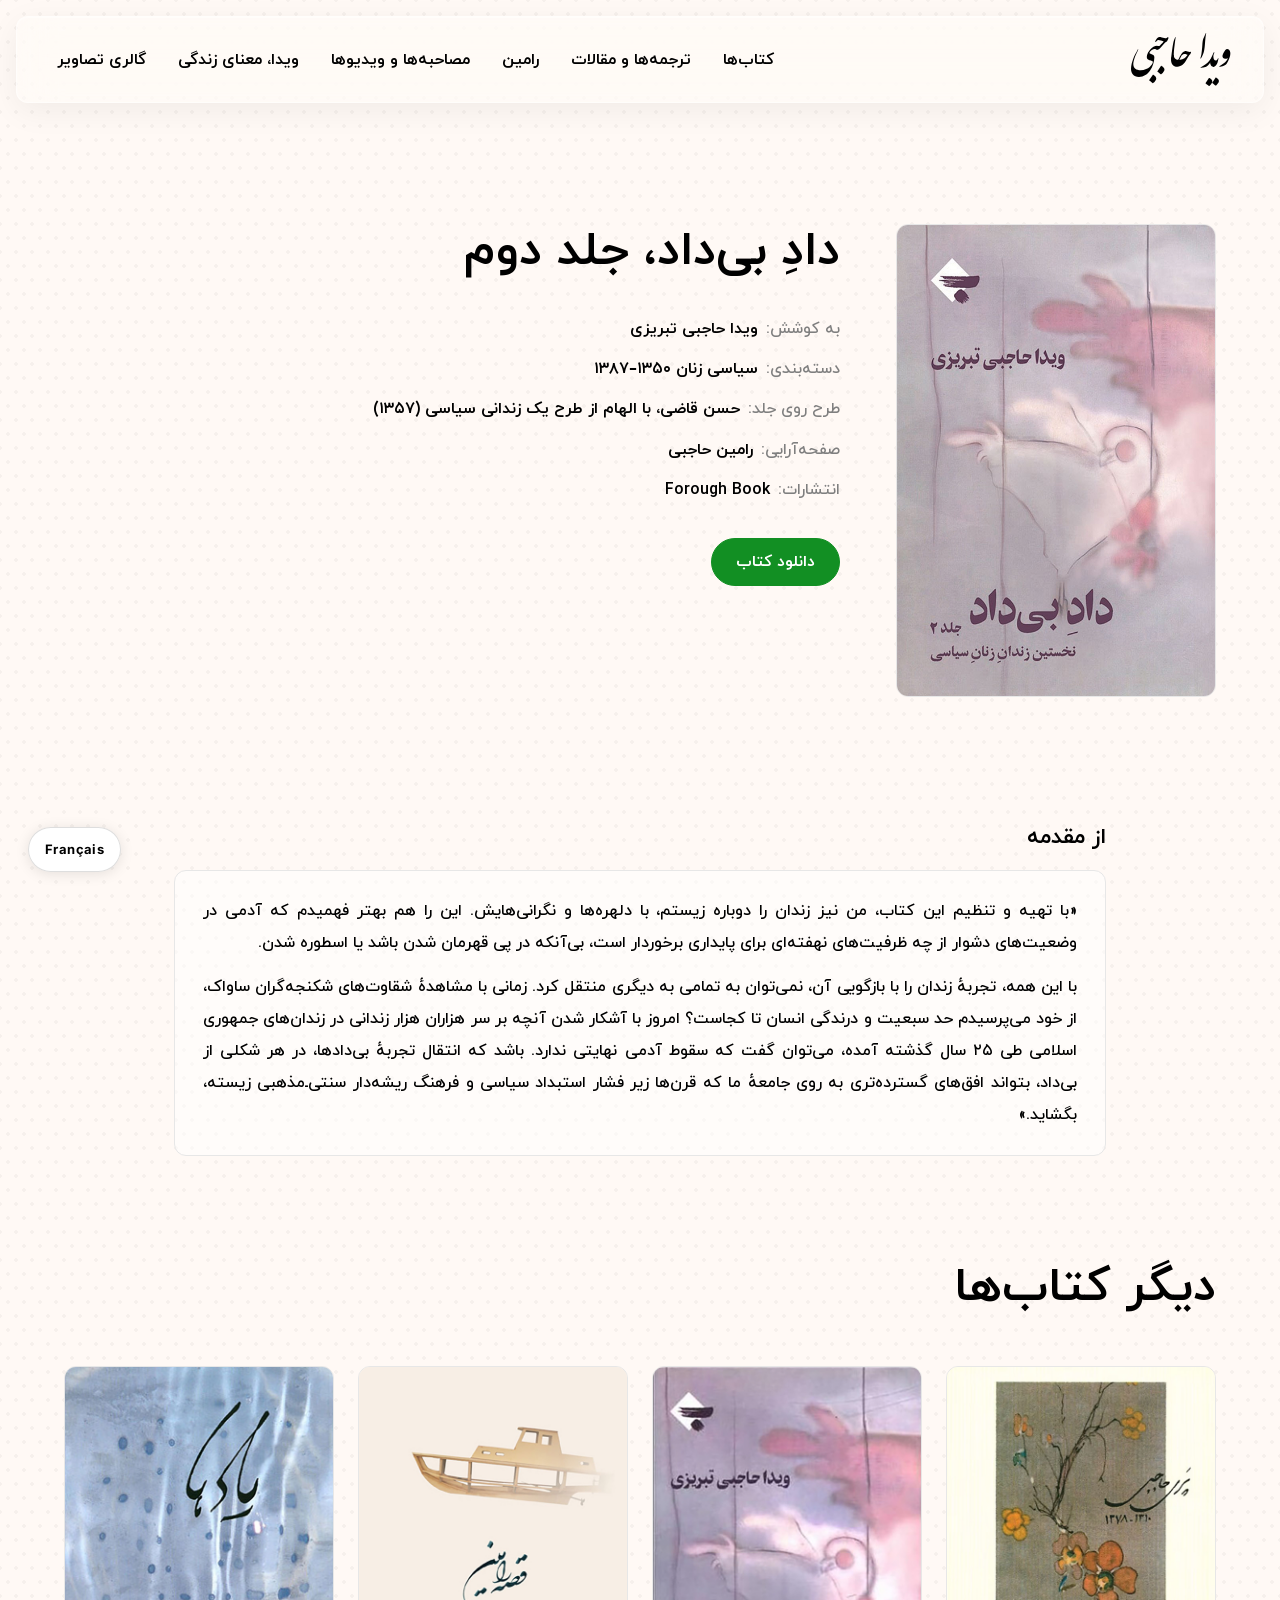
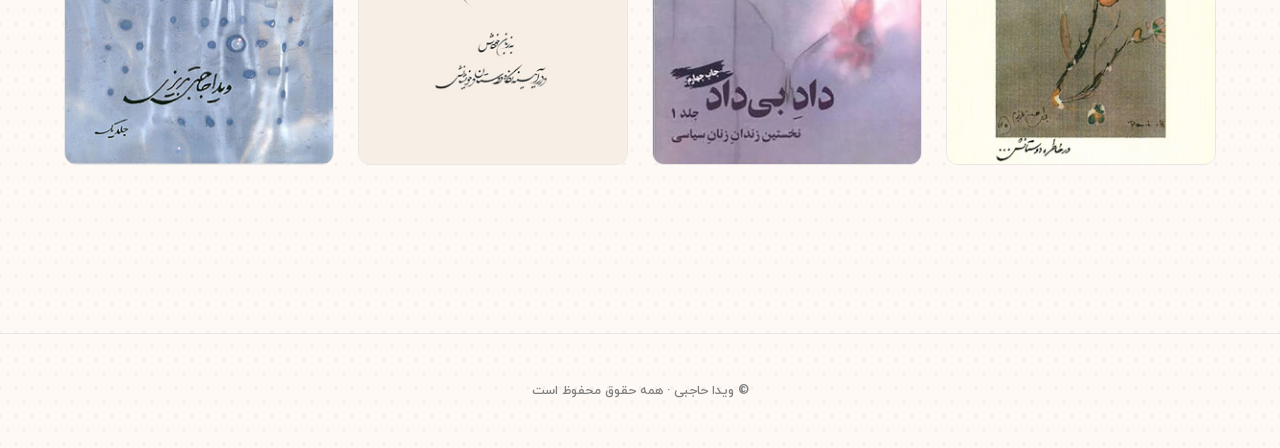
<file: book-dad-2.html>
<!DOCTYPE html>
<html lang="fa" dir="rtl" data-lang="fa">
<head>
  <!-- Google tag (gtag.js) -->
  <script async src="https://www.googletagmanager.com/gtag/js?id=G-GSFEDZK5NL"></script>
  <script>
    window.dataLayer = window.dataLayer || [];
    function gtag(){dataLayer.push(arguments);}
    gtag('js', new Date());
    gtag('config', 'G-GSFEDZK5NL');
  </script>
  <meta charset="UTF-8" />
  <meta name="viewport" content="width=device-width, initial-scale=1.0" />
  <title>دادِ بی‌داد جلد دوم | ویدا حاجبی</title>
  <meta name="description" content="دادِ بی‌داد جلد دوم — به کوشش ویدا حاجبی تبریزی. روایت زنان زندانی سیاسی در ایران، سال‌های ۱۳۵۰ تا ۱۳۸۷." />
  <meta name="keywords" content="ویدا حاجبی, ویدا حاجبی تبریزی, Vida Hajebi, Vida Hadjebi, Vida Hajeby, Vida Hajebi Tabrizi, داد بیداد, یادها, قصه رامین, سبز آبی خاکستری, کتاب ویدا حاجبی, داد بیداد کتاب, یادها کتاب, زندانی سیاسی ایران, خاطرات زندان, زنان زندانی سیاسی, ادبیات تبعید, حافظه سیاسی ایران, Iranian books, Iranian political memoir, exil iranien" />
  <meta name="author" content="ویدا حاجبی تبریزی" />
  <link rel="canonical" href="https://vidahadjebi.com/book-dad-2" />

  <!-- Open Graph -->
  <meta property="og:type" content="website" />
  <meta property="og:url" content="https://vidahadjebi.com/book-dad-2" />
  <meta property="og:title" content="دادِ بی‌داد جلد دوم | ویدا حاجبی" />
  <meta property="og:description" content="دادِ بی‌داد جلد دوم — به کوشش ویدا حاجبی تبریزی. روایت زنان زندانی سیاسی در ایران، سال‌های ۱۳۵۰ تا ۱۳۸۷." />
  <meta property="og:image" content="https://vidahadjebi.com/assets/images/book-dad-2.jpg" />
  <meta property="og:image:width" content="560" />
  <meta property="og:image:height" content="827" />
  <meta property="og:image:alt" content="دادِ بی‌داد جلد دوم | ویدا حاجبی" />
  <meta property="og:locale" content="fa_IR" />
  <meta property="og:site_name" content="ویدا حاجبی | Vida Hajebi" />

  <!-- Twitter Card -->
  <meta name="twitter:card" content="summary_large_image" />

  <link rel="icon" type="image/svg+xml" href="assets/images/favicon.svg?v=4" />
  <link rel="apple-touch-icon" href="assets/images/favicon-light.svg?v=4" />
  <link rel="mask-icon" href="assets/images/favicon.svg?v=4" color="#000000" />

  <link rel="preload" href="assets/fonts/IRANYekanWeb-Regular.ttf" as="font" type="font/ttf" crossorigin />
  <link rel="preload" href="assets/fonts/IRANYekanWeb-Bold.ttf" as="font" type="font/ttf" crossorigin />
  <link rel="preload" href="assets/fonts/IranNastaliq.ttf" as="font" type="font/ttf" crossorigin />

  <!-- Inter font for French (LTR) version -->
  <link rel="preconnect" href="https://fonts.googleapis.com" />
  <link rel="preconnect" href="https://fonts.gstatic.com" crossorigin />
  <link rel="stylesheet" href="https://fonts.googleapis.com/css2?family=Inter:wght@400;500;600;700&display=swap" />

  <link rel="stylesheet" href="styles.css?v=55" />
</head>
<body>

  <header class="site-header">
    <nav class="main-nav" aria-label="ناوبری اصلی">
      <a class="nav-logo" href="/" aria-label="ویدا حاجبی — خانه">
        <img class="nav-logo-img lang-fa" src="assets/images/logo.svg" alt="ویدا حاجبی" /><img class="nav-logo-img lang-fr" src="assets/images/logo-latin.svg" alt="Vida Hadjebi" />
      </a>
      <ul class="nav-items">
        <li><a href="/#books"><span class="lang-fa">کتاب‌ها</span><span class="lang-fr">Livres</span></a></li>
        <li><a href="/#translations"><span class="lang-fa">ترجمه‌ها و مقالات</span><span class="lang-fr">Traductions</span></a></li>
        <li><a href="/#ramin"><span class="lang-fa">رامین</span><span class="lang-fr">Ramin</span></a></li>
        <li><a href="/#interviews"><span class="lang-fa">مصاحبه‌ها و ویدیوها</span><span class="lang-fr">Entretiens</span></a></li>
        <li><a href="/#meaning"><span class="lang-fa">ویدا، معنای زندگی</span><span class="lang-fr">Vida, le sens de la vie</span></a></li>
        <li><a href="/#gallery"><span class="lang-fa">گالری تصاویر</span><span class="lang-fr">Galerie</span></a></li>
      </ul>
    </nav>
    <button class="nav-toggle" aria-label="باز کردن منو" aria-expanded="false" aria-controls="mobileMenu">
      <img class="nav-toggle-ico nav-toggle-ico--hamburger" src="assets/images/icon-hamburger.svg" alt="" />
      <img class="nav-toggle-ico nav-toggle-ico--close"     src="assets/images/icon-close.svg"     alt="" />
    </button>
  </header>

  <div class="mobile-menu" id="mobileMenu" aria-hidden="true">
    <ul class="mobile-menu-items">
      <li><a href="/#books"><span class="lang-fa">کتاب‌ها</span><span class="lang-fr">Livres</span></a></li>
      <li><a href="/#translations"><span class="lang-fa">ترجمه‌ها و مقالات</span><span class="lang-fr">Traductions</span></a></li>
      <li><a href="/#ramin"><span class="lang-fa">رامین</span><span class="lang-fr">Ramin</span></a></li>
      <li><a href="/#interviews"><span class="lang-fa">مصاحبه‌ها</span><span class="lang-fr">Entretiens</span></a></li>
      <li><a href="/#gallery"><span class="lang-fa">گالری تصاویر</span><span class="lang-fr">Galerie</span></a></li>
      <li><a href="/#meaning"><span class="lang-fa">ویدا، معنای زندگی</span><span class="lang-fr">Vida, le sens de la vie</span></a></li>
    </ul>
  </div>

  <main class="book-page" id="bookPage">
    <!-- populated by renderBook() below -->
  </main>

  <footer class="site-footer">
    <div class="container">
      <p><span class="lang-fa">© ویدا حاجبی · همه حقوق محفوظ است</span><span class="lang-fr">© Vida Hajebi · Tous droits réservés</span></p>
    </div>
  </footer>

  <script src="script.js" defer></script>

  <script>
  (function () {

    var BOOKS = {
      "pari": {
        title: "پری در خاطره دوستانش",
        titleFr: "Pari dans la mémoire de ses amis",
        cover: "assets/images/book-pari.jpg",
        coverAlt: "جلد کتاب پری در خاطره دوستانش",
        coverAltFr: "Couverture du livre Pari dans la mémoire de ses amis",
        meta: [{ label: "گردآوری و تنظیم", value: "ویدا حاجبی" }, { label: "طرح روی جلد", value: "نقاشی پری، خط منوچهر مقتدر" }, { label: "صحافی و چاپ", value: "باقر مرتضوی" }, { label: "چاپ اول", value: "اردیبهشت ۱۳۸۳ / مه ۲۰۰۲" }],
        metaFr: [{ label: "Recueil et édition", value: "Vida Hajebi" }, { label: "Couverture", value: "Peinture de Pari, calligraphie de Manouchehr Moghtader" }, { label: "Reliure et impression", value: "Bagher Mortazavi" }, { label: "Première édition", value: "Mai 2002" }],
        pdf: "assets/book-pari.pdf",
        content: "<h2 class=\"book-h2\">دربارهٔ پری</h2><p>پری حاجبی (۱۳۱۰–۱۳۷۸) نقاش و هنرمند ایرانی بود. این کتاب گردآوری خاطرات و یادمان‌های دوستان و نزدیکان اوست که ویدا حاجبی آن را تنظیم و منتشر کرده است.</p><figure class=\"book-inline-figure\"><img src=\"assets/images/book-pari-painting.jpg\" alt=\"نقاشی پری حاجبی\" /></figure><h2 id=\"book-excerpt\" class=\"book-h2\">بخشی از کتاب</h2><blockquote class=\"book-excerpt\"><p>«دم در سالن ایستاده بودم و به رنگارنگی فضا خیره مانده بودم، شگفت‌زده و سوگوار آنچه از دست داده بودم. انگار فقط پری قادر بود با مرگ خودش این ترکیب رنگارنگ و ناهمگون از یاران دیرینش را در فضایی از صمیمیت، بازآفریند. محفلی بود پر از صفا، همراه با باده و موسیقی و آواز، با خاطره‌های بی غل و غش و شادی‌آفرین. همان فضایی که پری همواره خواهان و جویایش بود؛ به روزگاری محافلی از این دست را، پیش از گرفتار شدن در ناملایمات بیماری دراز مدت، برای دوستانش آراسته.»</p></blockquote>",
        contentFr: "<h2 class=\"book-h2\">À propos de Pari</h2><p>Pari Hajebi (1931-1999) était une peintre et artiste iranienne. Ce livre rassemble les souvenirs et témoignages de ses amis et de ses proches, réunis et publiés par Vida Hajebi.</p><figure class=\"book-inline-figure\"><img src=\"assets/images/book-pari-painting.jpg\" alt=\"Peinture de Pari Hajebi\" /></figure><h2 id=\"book-excerpt\" class=\"book-h2\">Extrait du livre</h2><blockquote class=\"book-excerpt\"><p>« Je me tenais à l'entrée de la salle, le regard perdu dans la profusion des couleurs, stupéfaite et endeuillée par ce que j'avais perdu. Comme si Pari seule, par sa propre mort, pouvait recréer cet assemblage bigarré et disparate de ses vieux amis dans une atmosphère d'intimité. Un cercle empli de douceur, avec du vin, de la musique et des chants, et des souvenirs sans détour, porteurs de joie. Cette atmosphère même que Pari désirait et recherchait toujours ; jadis, avant d'être happée par les épreuves d'une longue maladie, elle composait pour ses amis des cercles de cette sorte. »</p></blockquote>",
        others: ["dad-1", "dad-2", "ramin", "yadha"]
      },
      "dad-1": {
        title: "دادِ بی‌داد، جلد اول",
        titleFr: "Dad Bidad, tome premier",
        cover: "assets/images/book-dad-1.jpg",
        coverAlt: "جلد کتاب داد بی‌داد جلد ۱",
        coverAltFr: "Couverture du livre Dad Bidad, tome premier",
        meta: [{ label: "نویسنده", value: "ویدا حاجبی تبریزی" }, { label: "انتشارات", value: "بازتاب نگار" }, { label: "دسته‌بندی", value: "تاریخ معاصر ایران، خاطرات، مجموعه داد بی‌داد" }, { label: "سال انتشار", value: "۱۳۸۳ هجری شمسی، ۲۰۰۴ میلادی" }],
        metaFr: [{ label: "Auteure", value: "Vida Hajebi Tabrizi" }, { label: "Éditions", value: "Baztab Negar" }, { label: "Catégorie", value: "Histoire contemporaine de l'Iran, mémoires, série Dad Bidad" }, { label: "Année de publication", value: "2004" }],
        pdf: "assets/book-dad-1.pdf",
        content: "<h2 id=\"book-excerpt\" class=\"book-h2\">از مقدمه نویسنده</h2><blockquote class=\"book-excerpt\"><p>«سرانجام پس از چند سال بحران فکری، تردیدها و دودلی‌هایم نسبت به دگم‌ها و اراده‌گرایی‌های گذشته و شیوه‌های مبارزه با رژیم شاه، شکلی نسبتاً منسجم و مشخص به خود گرفت. رفته‌رفته، سنجش گذشته برایم معنا و اهمیت پیدا کرد و در ذهنم به موضوعی ضروری تبدیل شد.</p><p>در این حال و هوا، بار دیگر به فکر نوشتن دربارهٔ زندان افتادم. این بار بدون دغدغهٔ خاطر پذیرفته بودم که زندان زنان سیاسی، بخشی از تاریخ سیاسی جامعه ماست. اما دیگر درپی آن نبودم که به تحلیل و برداشت خودم اکتفا کنم. گرچه گفتنی کم نداشتم. در پی آن بودم که بدانم همبندان سابقم، پس از بیست سال چه خاطره، چه برداشت و چه تحلیلی از آن سال‌ها دارند.»</p></blockquote>",
        contentFr: "<h2 id=\"book-excerpt\" class=\"book-h2\">De la préface de l'auteure</h2><blockquote class=\"book-excerpt\"><p>« Après plusieurs années de crise intérieure, mes doutes et mes hésitations à l'égard des dogmes, du volontarisme du passé et des modes de lutte contre le régime du chah finirent par prendre une forme relativement cohérente et précise. Peu à peu, l'examen du passé prit pour moi sens et importance, et devint dans mon esprit une nécessité.</p><p>Dans cet état d'esprit, je songeai de nouveau à écrire sur la prison. Cette fois, j'avais accepté sans réserve que la prison des femmes politiques fait partie de l'histoire politique de notre société. Mais je ne cherchais plus à m'en tenir à ma seule analyse — bien que j'eusse beaucoup à dire. Je cherchais à savoir quels souvenirs, quelles perceptions et quelles analyses mes anciennes compagnes de cellule gardaient de ces années, vingt ans plus tard. »</p></blockquote>",
        others: ["pari", "dad-2", "ramin", "yadha"]
      },
      "dad-2": {
        title: "دادِ بی‌داد، جلد دوم",
        titleFr: "Dad Bidad, tome second",
        cover: "assets/images/book-dad-2.jpg",
        coverAlt: "جلد کتاب داد بی‌داد جلد ۲",
        coverAltFr: "Couverture du livre Dad Bidad, tome second",
        meta: [{ label: "به کوشش", value: "ویدا حاجبی تبریزی" }, { label: "دسته‌بندی", value: "سیاسی زنان ۱۳۵۰–۱۳۸۷" }, { label: "طرح روی جلد", value: "حسن قاضی، با الهام از طرح یک زندانی سیاسی (۱۳۵۷)" }, { label: "صفحه‌آرایی", value: "رامین حاجبی" }, { label: "انتشارات", value: "Forough Book" }],
        metaFr: [{ label: "Sous la direction de", value: "Vida Hajebi Tabrizi" }, { label: "Catégorie", value: "Femmes politiques 1971-2008" }, { label: "Couverture", value: "Hassan Ghazi, inspiré du dessin d'une prisonnière politique (1979)" }, { label: "Mise en page", value: "Ramin Hajebi" }, { label: "Éditions", value: "Forough Book" }],
        pdf: "assets/book-dad-2.pdf",
        content: "<h2 id=\"book-excerpt\" class=\"book-h2\">از مقدمه</h2><blockquote class=\"book-excerpt\"><p>«با تهیه و تنظیم این کتاب، من نیز زندان را دوباره زیستم، با دلهره‌ها و نگرانی‌هایش. این را هم بهتر فهمیدم که آدمی در وضعیت‌های دشوار از چه ظرفیت‌های نهفته‌ای برای پایداری برخوردار است، بی‌آنکه در پی قهرمان شدن باشد یا اسطوره شدن.</p><p>با این همه، تجربهٔ زندان را با بازگویی آن، نمی‌توان به تمامی به دیگری منتقل کرد. زمانی با مشاهدهٔ شقاوت‌های شکنجه‌گران ساواک، از خود می‌پرسیدم حد سبعیت و درندگی انسان تا کجاست؟ امروز با آشکار شدن آنچه بر سر هزاران هزار زندانی در زندان‌های جمهوری اسلامی طی ۲۵ سال گذشته آمده، می‌توان گفت که سقوط آدمی نهایتی ندارد. باشد که انتقال تجربهٔ بی‌دادها، در هر شکلی از بی‌داد، بتواند افق‌های گسترده‌تری به روی جامعهٔ ما که قرن‌ها زیر فشار استبداد سیاسی و فرهنگ ریشه‌دار سنتی‌ـ‌مذهبی زیسته، بگشاید.»</p></blockquote>",
        contentFr: "<h2 id=\"book-excerpt\" class=\"book-h2\">De la préface</h2><blockquote class=\"book-excerpt\"><p>« En préparant et en composant ce livre, j'ai moi aussi revécu la prison, avec ses angoisses et ses inquiétudes. J'ai aussi mieux compris de quelles ressources cachées l'être humain dispose, dans les situations difficiles, pour tenir bon — sans chercher à devenir un héros ni une légende.</p><p>Pourtant, l'expérience de la prison ne peut être transmise tout entière par le récit qu'on en fait. Autrefois, devant la cruauté des tortionnaires de la SAVAK, je me demandais jusqu'où allaient la sauvagerie et la férocité de l'homme. Aujourd'hui, au vu de ce qui est advenu à des dizaines de milliers de prisonniers dans les prisons de la République islamique au cours des vingt-cinq dernières années, on peut dire que la déchéance de l'homme n'a pas de fin. Puisse la transmission de l'expérience des injustices, sous toutes leurs formes, ouvrir des horizons plus vastes à notre société, qui a vécu des siècles sous le poids du despotisme politique et d'une culture traditionnelle et religieuse profondément enracinée. »</p></blockquote>",
        others: ["pari", "dad-1", "ramin", "yadha"]
      },
      "ramin": {
        title: "قصه‌ی رامین",
        titleFr: "L'histoire de Ramin",
        cover: "assets/images/book-ramin.jpg",
        coverAlt: "جلد کتاب قصه‌ی رامین",
        coverAltFr: "Couverture du livre L'histoire de Ramin",
        meta: [{ label: "گردآوری، ترجمه و تنظیم", value: "ویدا حاجبی تبریزی" }, { label: "طرح روی جلد", value: "آزاده نیلجیانی" }, { label: "خوشنویسی", value: "یونس فقیهی" }, { label: "صفحه‌آرایی", value: "سپیده شیرزاد، آزاده نیلجیانی" }, { label: "چاپ و صحافی", value: "خاوران" }, { label: "چاپ دوم", value: "مهر ۱۳۹۵" }],
        metaFr: [{ label: "Recueil, traduction et édition", value: "Vida Hajebi Tabrizi" }, { label: "Couverture", value: "Azadeh Nilchiani" }, { label: "Calligraphie", value: "Younes Faghihi" }, { label: "Mise en page", value: "Sepideh Shirzad, Azadeh Nilchiani" }, { label: "Impression et reliure", value: "Khavaran" }, { label: "Deuxième édition", value: "Octobre 2016" }],
        pdf: "assets/book-ramin.pdf",
        content: "<h2 id=\"book-excerpt\" class=\"book-h2\">از مقدمه</h2><blockquote class=\"book-excerpt\"><p>«سرانجام تحت تأثیر نگاه با فاصله و شکیبایی او به فکر روندهای سیاسی گذشته افتادم. تدوین کتاب داد بی‌داد / نخستین زندان سیاسی زنان را به هوشدارهای پسرم رامین مدیونم. اکنون یاری باصفا و آموزگاری بی‌ادعا و بی‌همتایی را از دست داده‌ام که برغم همهٔ جابه‌جایی‌ها و ماجراهای سختی که بر او تحمیل کردم و تحمیل شد، وجودش تحقق این آرزوی حکیمانه بود: از توان پر صفایی برخوردار بود تا آنچه نمی‌شود تغییر داد بپذیرد، و از شجاعتی تا آنچه می‌شود تغییر داد، تغییر دهد و به خِردی دست‌یافته بود تا این دو را از هم تشخیص دهد.»</p></blockquote>",
        contentFr: "<h2 id=\"book-excerpt\" class=\"book-h2\">De la préface</h2><blockquote class=\"book-excerpt\"><p>« C'est finalement sous l'influence de son regard distant et patient que j'en suis venue à réfléchir aux parcours politiques du passé. Je dois la rédaction de Dad Bidad / La première prison politique des femmes aux remarques attentives de mon fils Ramin. J'ai aujourd'hui perdu un ami plein de douceur et un maître sans prétention et sans égal qui, malgré tous les déplacements et toutes les épreuves que je lui ai imposés et qui lui furent imposés, incarnait ce vœu plein de sagesse : il avait la sérénité d'accepter ce qui ne peut être changé, le courage de changer ce qui peut l'être, et la sagesse de distinguer l'un de l'autre. »</p></blockquote>",
        others: ["pari", "dad-1", "dad-2", "yadha"]
      },
      "yadha": {
        title: "یادها — جلد اول",
        titleFr: "Yadhâ (Souvenirs) — tome premier",
        cover: "assets/images/book-yadha.jpg",
        coverAlt: "جلد کتاب یادها",
        coverAltFr: "Couverture du livre Yadhâ",
        meta: [{ label: "نویسنده", value: "ویدا حاجبی تبریزی" }, { label: "طرح روی جلد", value: "آزاده نیلجیانی" }, { label: "خط", value: "منوچهر مقتدر" }, { label: "صفحه‌آرایی", value: "رامین حاجبی" }, { label: "صحافی و چاپ", value: "باقر مرتضوی" }, { label: "پخش", value: "Forough Book" }],
        metaFr: [{ label: "Auteure", value: "Vida Hajebi Tabrizi" }, { label: "Couverture", value: "Azadeh Nilchiani" }, { label: "Calligraphie", value: "Manouchehr Moghtader" }, { label: "Mise en page", value: "Ramin Hajebi" }, { label: "Reliure et impression", value: "Bagher Mortazavi" }, { label: "Distribution", value: "Forough Book" }],
        pdf: "assets/book-yadha.pdf",
        content: "<h2 id=\"book-excerpt\" class=\"book-h2\">بخشی از کتاب</h2><blockquote class=\"book-excerpt\"><p>«در آن لحظهٔ هولناک چهار–پنج ساله بودم. هنگامی که در کوچهٔ تنگ و خاکی محل زندگیمان، دروازه شمیران، آژان محله چادر دایهٔ دوست‌داشتنی و مهربانم، فاطمه سلطان، را از سرش کشید و بی‌اعتنا به التماس‌ها و گریه‌زاری‌اش چادرش را پاره کرد و ریخت توی جوی آب پر از آشغال کنار کوچه. وحشت‌زده و گریان که به خانه رسیدم، پدرم در آغوشم گرفت و گفت: «آژان خیلی کار بدی کرده اما همیشه یادت باشه که چادر چیز خوبی نیست و زن‌هارو بی‌دست‌وپا و ضعیف می‌کنه!»</p><p>به عمق حرف پدرم تنها زمانی پی بردم که سرنوشت جامعه به گونه‌ای دیگر رقم خورد. آنچه رضا شاه، در پی انقلاب مشروطه، به زور از سر دایه‌ام برداشت، در پی انقلابی اسلامی می‌خواستند به زور بر سر من بگذارند.»</p></blockquote>",
        contentFr: "<h2 id=\"book-excerpt\" class=\"book-h2\">Extrait du livre</h2><blockquote class=\"book-excerpt\"><p>« À cet instant terrifiant, j'avais quatre ou cinq ans. Dans la ruelle étroite et poussiéreuse où nous vivions, à Darvazeh Shemiran, l'agent du quartier arracha de la tête de ma chère et tendre nourrice, Fatemeh Soltan, son tchador et, indifférent à ses supplications et à ses pleurs, le déchira et le jeta dans le caniveau plein d'ordures au bord de la ruelle. Terrifiée et en larmes, quand je rentrai à la maison, mon père me prit dans ses bras et me dit : « L'agent a commis une très mauvaise action, mais souviens-toi toujours que le tchador n'est pas une bonne chose et qu'il rend les femmes démunies et faibles ! »</p><p>Je n'ai saisi la profondeur des paroles de mon père que lorsque le destin de la société prit un tout autre tour. Ce que Reza Chah, à la suite de la Révolution constitutionnelle, avait arraché de force de la tête de ma nourrice, on voulut, à la suite d'une révolution islamique, me l'imposer de force sur la tête. »</p></blockquote>",
        others: ["pari", "dad-1", "dad-2", "ramin"]
      },
    };

    var ALL_COVERS = {
      "pari": { src: "assets/images/book-pari.jpg", alt: "پری در خاطره دوستانش", altFr: "Pari dans la mémoire de ses amis" },
      "dad-1": { src: "assets/images/book-dad-1.jpg", alt: "داد بی‌داد جلد ۱", altFr: "Dad Bidad, tome premier" },
      "dad-2": { src: "assets/images/book-dad-2.jpg", alt: "داد بی‌داد جلد ۲", altFr: "Dad Bidad, tome second" },
      "ramin": { src: "assets/images/book-ramin.jpg", alt: "قصه‌ی رامین", altFr: "L'histoire de Ramin" },
      "yadha": { src: "assets/images/book-yadha.jpg", alt: "یادها", altFr: "Yadhâ" },
    };

    function buildMeta(items) {
      return items.map(function(item) {
        return '<div><dt>' + item.label + ':</dt><dd>' + item.value + '</dd></div>';
      }).join('');
    }

    function buildOtherBooks(ids, isFr) {
      return ids.map(function(id) {
        var c = ALL_COVERS[id];
        if (!c) return '';
        var alt = isFr ? c.altFr : c.alt;
        return '<article class="book-card"><a href="book-' + id + '.html"><img src="' + c.src + '" alt="' + alt + '" /></a></article>';
      }).join('');
    }

    function renderBook() {
      var id = 'dad-2';
      var book = BOOKS[id] || BOOKS['dad-1'];
      var isFr = document.documentElement.getAttribute('data-lang') === 'fr';

      var title    = isFr ? book.titleFr    : book.title;
      var coverAlt = isFr ? book.coverAltFr : book.coverAlt;
      var meta     = isFr ? book.metaFr     : book.meta;
      var content  = isFr ? book.contentFr  : book.content;
      var dl       = isFr ? 'Télécharger le livre' : 'دانلود کتاب';
      var other    = isFr ? 'Autres livres'        : 'دیگر کتاب‌ها';

      document.title = title + (isFr ? ' — Vida Hajebi' : ' — ویدا حاجبی');

      var page = document.getElementById('bookPage');
      page.innerHTML =
        '<section class="book-hero section">' +
          '<div class="container book-hero-grid">' +
            '<figure class="book-hero-cover">' +
              '<img src="' + book.cover + '" alt="' + coverAlt + '" />' +
            '</figure>' +
            '<div class="book-hero-text">' +
              '<h1 class="book-title">' + title + '</h1>' +
              '<dl class="book-meta">' + buildMeta(meta) + '</dl>' +
              '<div class="book-actions">' +
                (book.pdf ? '<a href="' + book.pdf + '" target="_blank" rel="noopener" class="btn-buy">' + dl + '</a>' : '') +
              '</div>' +
            '</div>' +
          '</div>' +
        '</section>' +
        '<section class="book-content section">' +
          '<div class="container book-content-inner">' + content + '</div>' +
        '</section>' +
        '<section class="section other-books">' +
          '<div class="container">' +
            '<h2 class="section-title">' + other + '</h2>' +
            '<div class="books-grid">' + buildOtherBooks(book.others, isFr) + '</div>' +
          '</div>' +
        '</section>';
    }

    renderBook();
    new MutationObserver(renderBook).observe(
      document.documentElement, { attributes: true, attributeFilter: ['data-lang'] }
    );
  })();
  </script>

  <!-- Language toggle button -->
  <button class="btn-lang" id="langToggle" aria-label="Changer la langue / تغییر زبان">
    <span class="lang-fa">Français</span>
    <span class="lang-fr" dir="ltr">FA</span>
  </button>
</body>
</html>
</file>
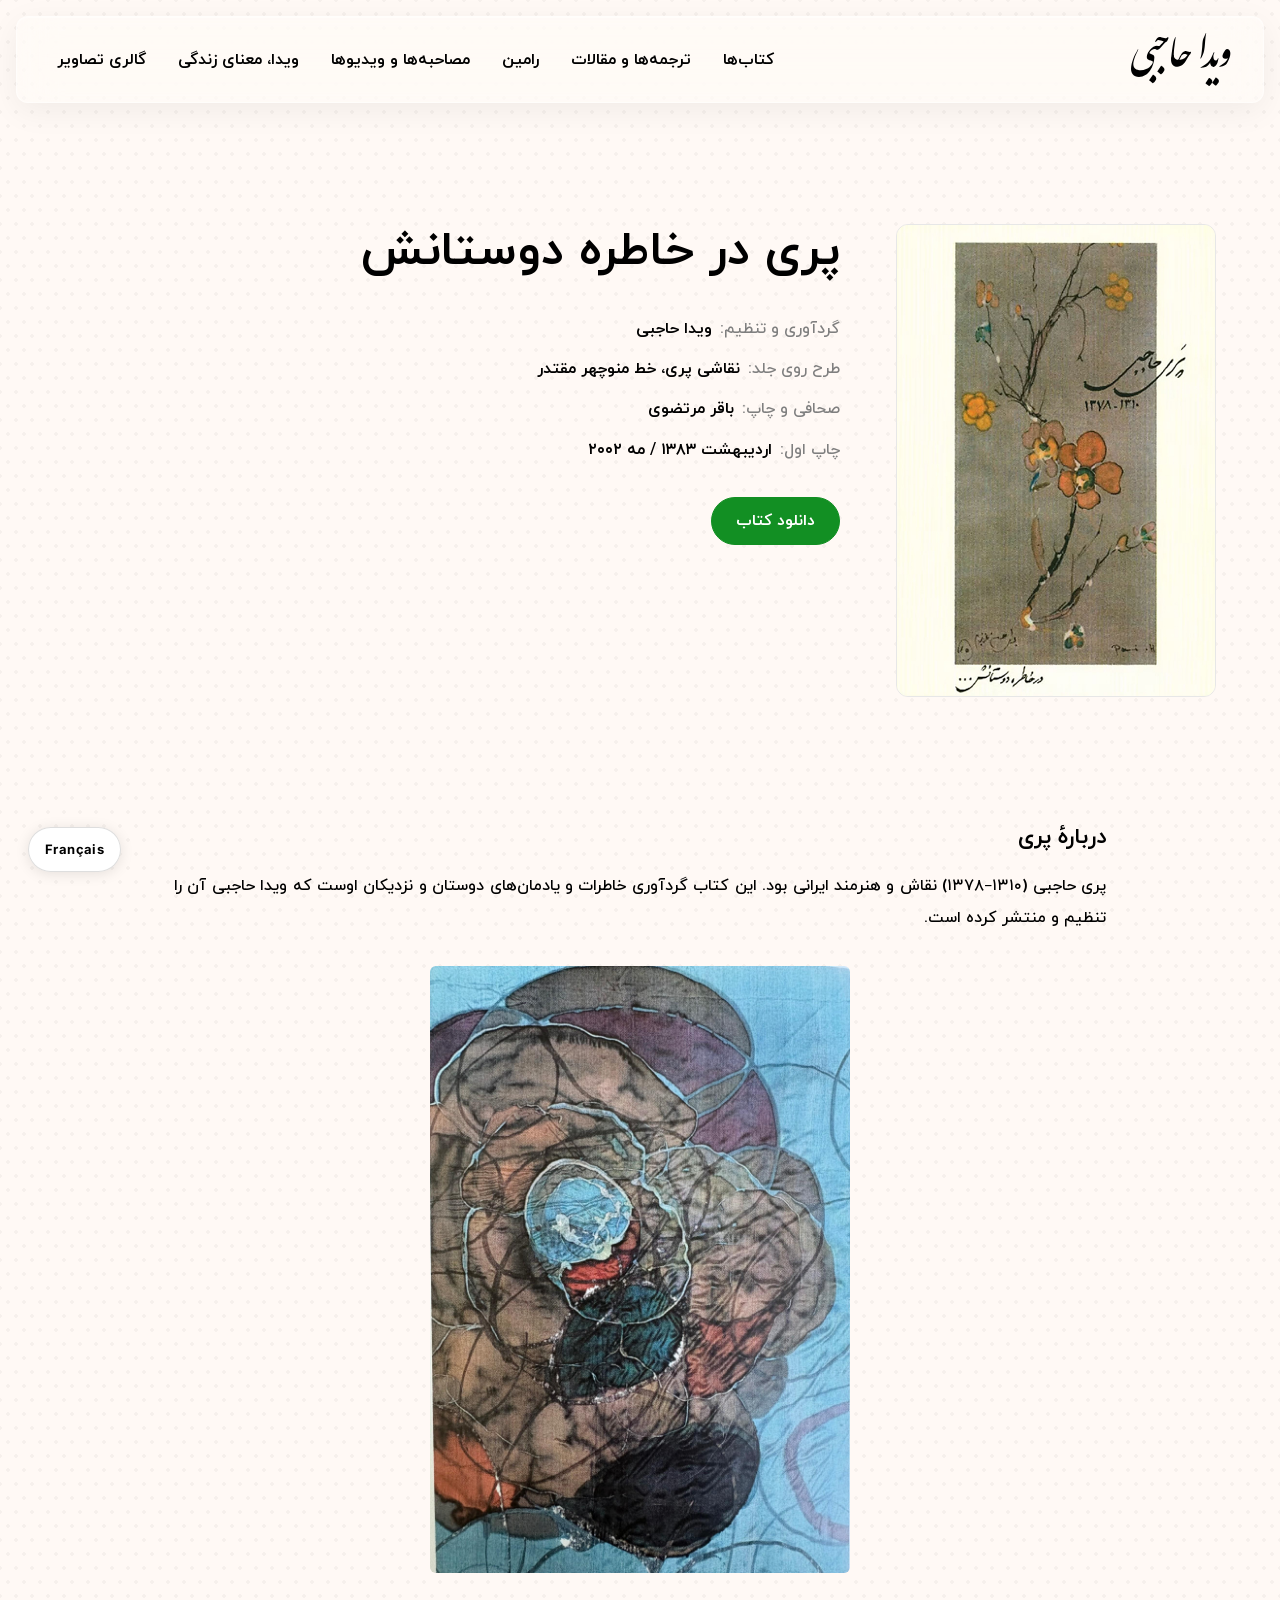
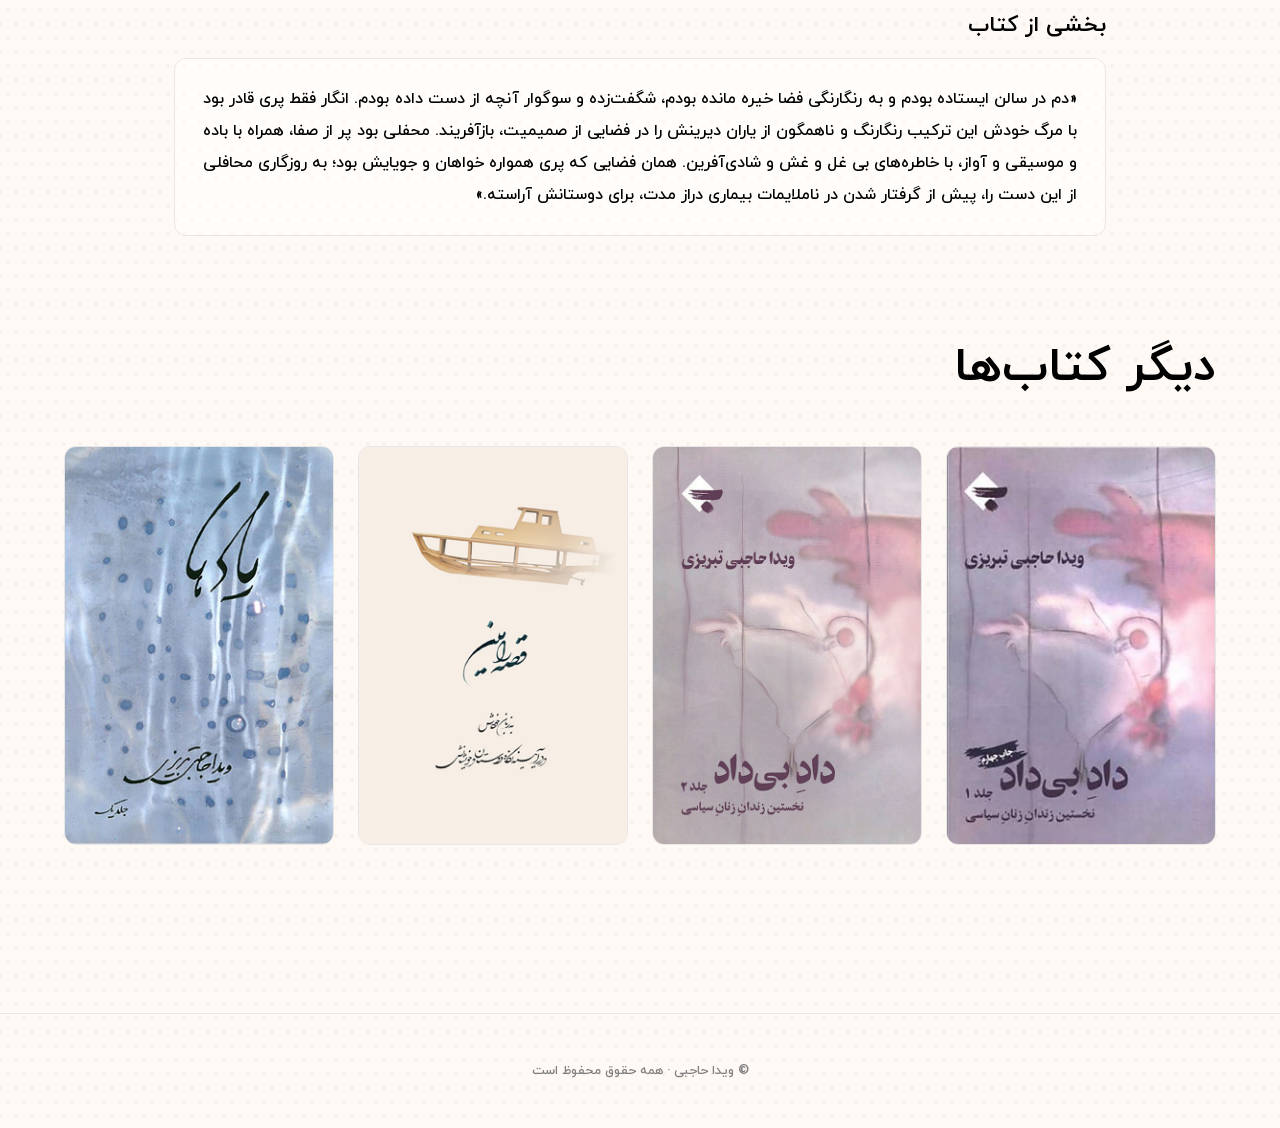
<file: book-pari.html>
<!DOCTYPE html>
<html lang="fa" dir="rtl" data-lang="fa">
<head>
  <!-- Google tag (gtag.js) -->
  <script async src="https://www.googletagmanager.com/gtag/js?id=G-GSFEDZK5NL"></script>
  <script>
    window.dataLayer = window.dataLayer || [];
    function gtag(){dataLayer.push(arguments);}
    gtag('js', new Date());
    gtag('config', 'G-GSFEDZK5NL');
  </script>
  <meta charset="UTF-8" />
  <meta name="viewport" content="width=device-width, initial-scale=1.0" />
  <title>پری در خاطره دوستانش | ویدا حاجبی</title>
  <meta name="description" content="پری در خاطره دوستانش — گردآوری و تنظیم ویدا حاجبی تبریزی. یادمان‌ها و خاطرات دوستان و نزدیکان پری حاجبی، نقاش ایرانی." />
  <meta name="keywords" content="ویدا حاجبی, ویدا حاجبی تبریزی, Vida Hajebi, Vida Hadjebi, Vida Hajeby, Vida Hajebi Tabrizi, داد بیداد, یادها, قصه رامین, سبز آبی خاکستری, کتاب ویدا حاجبی, داد بیداد کتاب, یادها کتاب, زندانی سیاسی ایران, خاطرات زندان, زنان زندانی سیاسی, ادبیات تبعید, حافظه سیاسی ایران, Iranian books, Iranian political memoir, exil iranien" />
  <meta name="author" content="ویدا حاجبی تبریزی" />
  <link rel="canonical" href="https://vidahadjebi.com/book-pari" />

  <!-- Open Graph -->
  <meta property="og:type" content="website" />
  <meta property="og:url" content="https://vidahadjebi.com/book-pari" />
  <meta property="og:title" content="پری در خاطره دوستانش | ویدا حاجبی" />
  <meta property="og:description" content="پری در خاطره دوستانش — گردآوری و تنظیم ویدا حاجبی تبریزی. یادمان‌ها و خاطرات دوستان و نزدیکان پری حاجبی، نقاش ایرانی." />
  <meta property="og:image" content="https://vidahadjebi.com/assets/images/book-pari.jpg" />
  <meta property="og:image:width" content="560" />
  <meta property="og:image:height" content="827" />
  <meta property="og:image:alt" content="پری در خاطره دوستانش | ویدا حاجبی" />
  <meta property="og:locale" content="fa_IR" />
  <meta property="og:site_name" content="ویدا حاجبی | Vida Hajebi" />

  <!-- Twitter Card -->
  <meta name="twitter:card" content="summary_large_image" />

  <link rel="icon" type="image/svg+xml" href="assets/images/favicon.svg?v=4" />
  <link rel="apple-touch-icon" href="assets/images/favicon-light.svg?v=4" />
  <link rel="mask-icon" href="assets/images/favicon.svg?v=4" color="#000000" />

  <link rel="preload" href="assets/fonts/IRANYekanWeb-Regular.ttf" as="font" type="font/ttf" crossorigin />
  <link rel="preload" href="assets/fonts/IRANYekanWeb-Bold.ttf" as="font" type="font/ttf" crossorigin />
  <link rel="preload" href="assets/fonts/IranNastaliq.ttf" as="font" type="font/ttf" crossorigin />

  <!-- Inter font for French (LTR) version -->
  <link rel="preconnect" href="https://fonts.googleapis.com" />
  <link rel="preconnect" href="https://fonts.gstatic.com" crossorigin />
  <link rel="stylesheet" href="https://fonts.googleapis.com/css2?family=Inter:wght@400;500;600;700&display=swap" />

  <link rel="stylesheet" href="styles.css?v=55" />
</head>
<body>

  <header class="site-header">
    <nav class="main-nav" aria-label="ناوبری اصلی">
      <a class="nav-logo" href="/" aria-label="ویدا حاجبی — خانه">
        <img class="nav-logo-img lang-fa" src="assets/images/logo.svg" alt="ویدا حاجبی" /><img class="nav-logo-img lang-fr" src="assets/images/logo-latin.svg" alt="Vida Hadjebi" />
      </a>
      <ul class="nav-items">
        <li><a href="/#books"><span class="lang-fa">کتاب‌ها</span><span class="lang-fr">Livres</span></a></li>
        <li><a href="/#translations"><span class="lang-fa">ترجمه‌ها و مقالات</span><span class="lang-fr">Traductions</span></a></li>
        <li><a href="/#ramin"><span class="lang-fa">رامین</span><span class="lang-fr">Ramin</span></a></li>
        <li><a href="/#interviews"><span class="lang-fa">مصاحبه‌ها و ویدیوها</span><span class="lang-fr">Entretiens</span></a></li>
        <li><a href="/#meaning"><span class="lang-fa">ویدا، معنای زندگی</span><span class="lang-fr">Vida, le sens de la vie</span></a></li>
        <li><a href="/#gallery"><span class="lang-fa">گالری تصاویر</span><span class="lang-fr">Galerie</span></a></li>
      </ul>
    </nav>
    <button class="nav-toggle" aria-label="باز کردن منو" aria-expanded="false" aria-controls="mobileMenu">
      <img class="nav-toggle-ico nav-toggle-ico--hamburger" src="assets/images/icon-hamburger.svg" alt="" />
      <img class="nav-toggle-ico nav-toggle-ico--close"     src="assets/images/icon-close.svg"     alt="" />
    </button>
  </header>

  <div class="mobile-menu" id="mobileMenu" aria-hidden="true">
    <ul class="mobile-menu-items">
      <li><a href="/#books"><span class="lang-fa">کتاب‌ها</span><span class="lang-fr">Livres</span></a></li>
      <li><a href="/#translations"><span class="lang-fa">ترجمه‌ها و مقالات</span><span class="lang-fr">Traductions</span></a></li>
      <li><a href="/#ramin"><span class="lang-fa">رامین</span><span class="lang-fr">Ramin</span></a></li>
      <li><a href="/#interviews"><span class="lang-fa">مصاحبه‌ها</span><span class="lang-fr">Entretiens</span></a></li>
      <li><a href="/#gallery"><span class="lang-fa">گالری تصاویر</span><span class="lang-fr">Galerie</span></a></li>
      <li><a href="/#meaning"><span class="lang-fa">ویدا، معنای زندگی</span><span class="lang-fr">Vida, le sens de la vie</span></a></li>
    </ul>
  </div>

  <main class="book-page" id="bookPage">
    <!-- populated by renderBook() below -->
  </main>

  <footer class="site-footer">
    <div class="container">
      <p><span class="lang-fa">© ویدا حاجبی · همه حقوق محفوظ است</span><span class="lang-fr">© Vida Hajebi · Tous droits réservés</span></p>
    </div>
  </footer>

  <script src="script.js" defer></script>

  <script>
  (function () {

    var BOOKS = {
      "pari": {
        title: "پری در خاطره دوستانش",
        titleFr: "Pari dans la mémoire de ses amis",
        cover: "assets/images/book-pari.jpg",
        coverAlt: "جلد کتاب پری در خاطره دوستانش",
        coverAltFr: "Couverture du livre Pari dans la mémoire de ses amis",
        meta: [{ label: "گردآوری و تنظیم", value: "ویدا حاجبی" }, { label: "طرح روی جلد", value: "نقاشی پری، خط منوچهر مقتدر" }, { label: "صحافی و چاپ", value: "باقر مرتضوی" }, { label: "چاپ اول", value: "اردیبهشت ۱۳۸۳ / مه ۲۰۰۲" }],
        metaFr: [{ label: "Recueil et édition", value: "Vida Hajebi" }, { label: "Couverture", value: "Peinture de Pari, calligraphie de Manouchehr Moghtader" }, { label: "Reliure et impression", value: "Bagher Mortazavi" }, { label: "Première édition", value: "Mai 2002" }],
        pdf: "assets/book-pari.pdf",
        content: "<h2 class=\"book-h2\">دربارهٔ پری</h2><p>پری حاجبی (۱۳۱۰–۱۳۷۸) نقاش و هنرمند ایرانی بود. این کتاب گردآوری خاطرات و یادمان‌های دوستان و نزدیکان اوست که ویدا حاجبی آن را تنظیم و منتشر کرده است.</p><figure class=\"book-inline-figure\"><img src=\"assets/images/book-pari-painting.jpg\" alt=\"نقاشی پری حاجبی\" /></figure><h2 id=\"book-excerpt\" class=\"book-h2\">بخشی از کتاب</h2><blockquote class=\"book-excerpt\"><p>«دم در سالن ایستاده بودم و به رنگارنگی فضا خیره مانده بودم، شگفت‌زده و سوگوار آنچه از دست داده بودم. انگار فقط پری قادر بود با مرگ خودش این ترکیب رنگارنگ و ناهمگون از یاران دیرینش را در فضایی از صمیمیت، بازآفریند. محفلی بود پر از صفا، همراه با باده و موسیقی و آواز، با خاطره‌های بی غل و غش و شادی‌آفرین. همان فضایی که پری همواره خواهان و جویایش بود؛ به روزگاری محافلی از این دست را، پیش از گرفتار شدن در ناملایمات بیماری دراز مدت، برای دوستانش آراسته.»</p></blockquote>",
        contentFr: "<h2 class=\"book-h2\">À propos de Pari</h2><p>Pari Hajebi (1931-1999) était une peintre et artiste iranienne. Ce livre rassemble les souvenirs et témoignages de ses amis et de ses proches, réunis et publiés par Vida Hajebi.</p><figure class=\"book-inline-figure\"><img src=\"assets/images/book-pari-painting.jpg\" alt=\"Peinture de Pari Hajebi\" /></figure><h2 id=\"book-excerpt\" class=\"book-h2\">Extrait du livre</h2><blockquote class=\"book-excerpt\"><p>« Je me tenais à l'entrée de la salle, le regard perdu dans la profusion des couleurs, stupéfaite et endeuillée par ce que j'avais perdu. Comme si Pari seule, par sa propre mort, pouvait recréer cet assemblage bigarré et disparate de ses vieux amis dans une atmosphère d'intimité. Un cercle empli de douceur, avec du vin, de la musique et des chants, et des souvenirs sans détour, porteurs de joie. Cette atmosphère même que Pari désirait et recherchait toujours ; jadis, avant d'être happée par les épreuves d'une longue maladie, elle composait pour ses amis des cercles de cette sorte. »</p></blockquote>",
        others: ["dad-1", "dad-2", "ramin", "yadha"]
      },
      "dad-1": {
        title: "دادِ بی‌داد، جلد اول",
        titleFr: "Dad Bidad, tome premier",
        cover: "assets/images/book-dad-1.jpg",
        coverAlt: "جلد کتاب داد بی‌داد جلد ۱",
        coverAltFr: "Couverture du livre Dad Bidad, tome premier",
        meta: [{ label: "نویسنده", value: "ویدا حاجبی تبریزی" }, { label: "انتشارات", value: "بازتاب نگار" }, { label: "دسته‌بندی", value: "تاریخ معاصر ایران، خاطرات، مجموعه داد بی‌داد" }, { label: "سال انتشار", value: "۱۳۸۳ هجری شمسی، ۲۰۰۴ میلادی" }],
        metaFr: [{ label: "Auteure", value: "Vida Hajebi Tabrizi" }, { label: "Éditions", value: "Baztab Negar" }, { label: "Catégorie", value: "Histoire contemporaine de l'Iran, mémoires, série Dad Bidad" }, { label: "Année de publication", value: "2004" }],
        pdf: "assets/book-dad-1.pdf",
        content: "<h2 id=\"book-excerpt\" class=\"book-h2\">از مقدمه نویسنده</h2><blockquote class=\"book-excerpt\"><p>«سرانجام پس از چند سال بحران فکری، تردیدها و دودلی‌هایم نسبت به دگم‌ها و اراده‌گرایی‌های گذشته و شیوه‌های مبارزه با رژیم شاه، شکلی نسبتاً منسجم و مشخص به خود گرفت. رفته‌رفته، سنجش گذشته برایم معنا و اهمیت پیدا کرد و در ذهنم به موضوعی ضروری تبدیل شد.</p><p>در این حال و هوا، بار دیگر به فکر نوشتن دربارهٔ زندان افتادم. این بار بدون دغدغهٔ خاطر پذیرفته بودم که زندان زنان سیاسی، بخشی از تاریخ سیاسی جامعه ماست. اما دیگر درپی آن نبودم که به تحلیل و برداشت خودم اکتفا کنم. گرچه گفتنی کم نداشتم. در پی آن بودم که بدانم همبندان سابقم، پس از بیست سال چه خاطره، چه برداشت و چه تحلیلی از آن سال‌ها دارند.»</p></blockquote>",
        contentFr: "<h2 id=\"book-excerpt\" class=\"book-h2\">De la préface de l'auteure</h2><blockquote class=\"book-excerpt\"><p>« Après plusieurs années de crise intérieure, mes doutes et mes hésitations à l'égard des dogmes, du volontarisme du passé et des modes de lutte contre le régime du chah finirent par prendre une forme relativement cohérente et précise. Peu à peu, l'examen du passé prit pour moi sens et importance, et devint dans mon esprit une nécessité.</p><p>Dans cet état d'esprit, je songeai de nouveau à écrire sur la prison. Cette fois, j'avais accepté sans réserve que la prison des femmes politiques fait partie de l'histoire politique de notre société. Mais je ne cherchais plus à m'en tenir à ma seule analyse — bien que j'eusse beaucoup à dire. Je cherchais à savoir quels souvenirs, quelles perceptions et quelles analyses mes anciennes compagnes de cellule gardaient de ces années, vingt ans plus tard. »</p></blockquote>",
        others: ["pari", "dad-2", "ramin", "yadha"]
      },
      "dad-2": {
        title: "دادِ بی‌داد، جلد دوم",
        titleFr: "Dad Bidad, tome second",
        cover: "assets/images/book-dad-2.jpg",
        coverAlt: "جلد کتاب داد بی‌داد جلد ۲",
        coverAltFr: "Couverture du livre Dad Bidad, tome second",
        meta: [{ label: "به کوشش", value: "ویدا حاجبی تبریزی" }, { label: "دسته‌بندی", value: "سیاسی زنان ۱۳۵۰–۱۳۸۷" }, { label: "طرح روی جلد", value: "حسن قاضی، با الهام از طرح یک زندانی سیاسی (۱۳۵۷)" }, { label: "صفحه‌آرایی", value: "رامین حاجبی" }, { label: "انتشارات", value: "Forough Book" }],
        metaFr: [{ label: "Sous la direction de", value: "Vida Hajebi Tabrizi" }, { label: "Catégorie", value: "Femmes politiques 1971-2008" }, { label: "Couverture", value: "Hassan Ghazi, inspiré du dessin d'une prisonnière politique (1979)" }, { label: "Mise en page", value: "Ramin Hajebi" }, { label: "Éditions", value: "Forough Book" }],
        pdf: "assets/book-dad-2.pdf",
        content: "<h2 id=\"book-excerpt\" class=\"book-h2\">از مقدمه</h2><blockquote class=\"book-excerpt\"><p>«با تهیه و تنظیم این کتاب، من نیز زندان را دوباره زیستم، با دلهره‌ها و نگرانی‌هایش. این را هم بهتر فهمیدم که آدمی در وضعیت‌های دشوار از چه ظرفیت‌های نهفته‌ای برای پایداری برخوردار است، بی‌آنکه در پی قهرمان شدن باشد یا اسطوره شدن.</p><p>با این همه، تجربهٔ زندان را با بازگویی آن، نمی‌توان به تمامی به دیگری منتقل کرد. زمانی با مشاهدهٔ شقاوت‌های شکنجه‌گران ساواک، از خود می‌پرسیدم حد سبعیت و درندگی انسان تا کجاست؟ امروز با آشکار شدن آنچه بر سر هزاران هزار زندانی در زندان‌های جمهوری اسلامی طی ۲۵ سال گذشته آمده، می‌توان گفت که سقوط آدمی نهایتی ندارد. باشد که انتقال تجربهٔ بی‌دادها، در هر شکلی از بی‌داد، بتواند افق‌های گسترده‌تری به روی جامعهٔ ما که قرن‌ها زیر فشار استبداد سیاسی و فرهنگ ریشه‌دار سنتی‌ـ‌مذهبی زیسته، بگشاید.»</p></blockquote>",
        contentFr: "<h2 id=\"book-excerpt\" class=\"book-h2\">De la préface</h2><blockquote class=\"book-excerpt\"><p>« En préparant et en composant ce livre, j'ai moi aussi revécu la prison, avec ses angoisses et ses inquiétudes. J'ai aussi mieux compris de quelles ressources cachées l'être humain dispose, dans les situations difficiles, pour tenir bon — sans chercher à devenir un héros ni une légende.</p><p>Pourtant, l'expérience de la prison ne peut être transmise tout entière par le récit qu'on en fait. Autrefois, devant la cruauté des tortionnaires de la SAVAK, je me demandais jusqu'où allaient la sauvagerie et la férocité de l'homme. Aujourd'hui, au vu de ce qui est advenu à des dizaines de milliers de prisonniers dans les prisons de la République islamique au cours des vingt-cinq dernières années, on peut dire que la déchéance de l'homme n'a pas de fin. Puisse la transmission de l'expérience des injustices, sous toutes leurs formes, ouvrir des horizons plus vastes à notre société, qui a vécu des siècles sous le poids du despotisme politique et d'une culture traditionnelle et religieuse profondément enracinée. »</p></blockquote>",
        others: ["pari", "dad-1", "ramin", "yadha"]
      },
      "ramin": {
        title: "قصه‌ی رامین",
        titleFr: "L'histoire de Ramin",
        cover: "assets/images/book-ramin.jpg",
        coverAlt: "جلد کتاب قصه‌ی رامین",
        coverAltFr: "Couverture du livre L'histoire de Ramin",
        meta: [{ label: "گردآوری، ترجمه و تنظیم", value: "ویدا حاجبی تبریزی" }, { label: "طرح روی جلد", value: "آزاده نیلجیانی" }, { label: "خوشنویسی", value: "یونس فقیهی" }, { label: "صفحه‌آرایی", value: "سپیده شیرزاد، آزاده نیلجیانی" }, { label: "چاپ و صحافی", value: "خاوران" }, { label: "چاپ دوم", value: "مهر ۱۳۹۵" }],
        metaFr: [{ label: "Recueil, traduction et édition", value: "Vida Hajebi Tabrizi" }, { label: "Couverture", value: "Azadeh Nilchiani" }, { label: "Calligraphie", value: "Younes Faghihi" }, { label: "Mise en page", value: "Sepideh Shirzad, Azadeh Nilchiani" }, { label: "Impression et reliure", value: "Khavaran" }, { label: "Deuxième édition", value: "Octobre 2016" }],
        pdf: "assets/book-ramin.pdf",
        content: "<h2 id=\"book-excerpt\" class=\"book-h2\">از مقدمه</h2><blockquote class=\"book-excerpt\"><p>«سرانجام تحت تأثیر نگاه با فاصله و شکیبایی او به فکر روندهای سیاسی گذشته افتادم. تدوین کتاب داد بی‌داد / نخستین زندان سیاسی زنان را به هوشدارهای پسرم رامین مدیونم. اکنون یاری باصفا و آموزگاری بی‌ادعا و بی‌همتایی را از دست داده‌ام که برغم همهٔ جابه‌جایی‌ها و ماجراهای سختی که بر او تحمیل کردم و تحمیل شد، وجودش تحقق این آرزوی حکیمانه بود: از توان پر صفایی برخوردار بود تا آنچه نمی‌شود تغییر داد بپذیرد، و از شجاعتی تا آنچه می‌شود تغییر داد، تغییر دهد و به خِردی دست‌یافته بود تا این دو را از هم تشخیص دهد.»</p></blockquote>",
        contentFr: "<h2 id=\"book-excerpt\" class=\"book-h2\">De la préface</h2><blockquote class=\"book-excerpt\"><p>« C'est finalement sous l'influence de son regard distant et patient que j'en suis venue à réfléchir aux parcours politiques du passé. Je dois la rédaction de Dad Bidad / La première prison politique des femmes aux remarques attentives de mon fils Ramin. J'ai aujourd'hui perdu un ami plein de douceur et un maître sans prétention et sans égal qui, malgré tous les déplacements et toutes les épreuves que je lui ai imposés et qui lui furent imposés, incarnait ce vœu plein de sagesse : il avait la sérénité d'accepter ce qui ne peut être changé, le courage de changer ce qui peut l'être, et la sagesse de distinguer l'un de l'autre. »</p></blockquote>",
        others: ["pari", "dad-1", "dad-2", "yadha"]
      },
      "yadha": {
        title: "یادها — جلد اول",
        titleFr: "Yadhâ (Souvenirs) — tome premier",
        cover: "assets/images/book-yadha.jpg",
        coverAlt: "جلد کتاب یادها",
        coverAltFr: "Couverture du livre Yadhâ",
        meta: [{ label: "نویسنده", value: "ویدا حاجبی تبریزی" }, { label: "طرح روی جلد", value: "آزاده نیلجیانی" }, { label: "خط", value: "منوچهر مقتدر" }, { label: "صفحه‌آرایی", value: "رامین حاجبی" }, { label: "صحافی و چاپ", value: "باقر مرتضوی" }, { label: "پخش", value: "Forough Book" }],
        metaFr: [{ label: "Auteure", value: "Vida Hajebi Tabrizi" }, { label: "Couverture", value: "Azadeh Nilchiani" }, { label: "Calligraphie", value: "Manouchehr Moghtader" }, { label: "Mise en page", value: "Ramin Hajebi" }, { label: "Reliure et impression", value: "Bagher Mortazavi" }, { label: "Distribution", value: "Forough Book" }],
        pdf: "assets/book-yadha.pdf",
        content: "<h2 id=\"book-excerpt\" class=\"book-h2\">بخشی از کتاب</h2><blockquote class=\"book-excerpt\"><p>«در آن لحظهٔ هولناک چهار–پنج ساله بودم. هنگامی که در کوچهٔ تنگ و خاکی محل زندگیمان، دروازه شمیران، آژان محله چادر دایهٔ دوست‌داشتنی و مهربانم، فاطمه سلطان، را از سرش کشید و بی‌اعتنا به التماس‌ها و گریه‌زاری‌اش چادرش را پاره کرد و ریخت توی جوی آب پر از آشغال کنار کوچه. وحشت‌زده و گریان که به خانه رسیدم، پدرم در آغوشم گرفت و گفت: «آژان خیلی کار بدی کرده اما همیشه یادت باشه که چادر چیز خوبی نیست و زن‌هارو بی‌دست‌وپا و ضعیف می‌کنه!»</p><p>به عمق حرف پدرم تنها زمانی پی بردم که سرنوشت جامعه به گونه‌ای دیگر رقم خورد. آنچه رضا شاه، در پی انقلاب مشروطه، به زور از سر دایه‌ام برداشت، در پی انقلابی اسلامی می‌خواستند به زور بر سر من بگذارند.»</p></blockquote>",
        contentFr: "<h2 id=\"book-excerpt\" class=\"book-h2\">Extrait du livre</h2><blockquote class=\"book-excerpt\"><p>« À cet instant terrifiant, j'avais quatre ou cinq ans. Dans la ruelle étroite et poussiéreuse où nous vivions, à Darvazeh Shemiran, l'agent du quartier arracha de la tête de ma chère et tendre nourrice, Fatemeh Soltan, son tchador et, indifférent à ses supplications et à ses pleurs, le déchira et le jeta dans le caniveau plein d'ordures au bord de la ruelle. Terrifiée et en larmes, quand je rentrai à la maison, mon père me prit dans ses bras et me dit : « L'agent a commis une très mauvaise action, mais souviens-toi toujours que le tchador n'est pas une bonne chose et qu'il rend les femmes démunies et faibles ! »</p><p>Je n'ai saisi la profondeur des paroles de mon père que lorsque le destin de la société prit un tout autre tour. Ce que Reza Chah, à la suite de la Révolution constitutionnelle, avait arraché de force de la tête de ma nourrice, on voulut, à la suite d'une révolution islamique, me l'imposer de force sur la tête. »</p></blockquote>",
        others: ["pari", "dad-1", "dad-2", "ramin"]
      },
    };

    var ALL_COVERS = {
      "pari": { src: "assets/images/book-pari.jpg", alt: "پری در خاطره دوستانش", altFr: "Pari dans la mémoire de ses amis" },
      "dad-1": { src: "assets/images/book-dad-1.jpg", alt: "داد بی‌داد جلد ۱", altFr: "Dad Bidad, tome premier" },
      "dad-2": { src: "assets/images/book-dad-2.jpg", alt: "داد بی‌داد جلد ۲", altFr: "Dad Bidad, tome second" },
      "ramin": { src: "assets/images/book-ramin.jpg", alt: "قصه‌ی رامین", altFr: "L'histoire de Ramin" },
      "yadha": { src: "assets/images/book-yadha.jpg", alt: "یادها", altFr: "Yadhâ" },
    };

    function buildMeta(items) {
      return items.map(function(item) {
        return '<div><dt>' + item.label + ':</dt><dd>' + item.value + '</dd></div>';
      }).join('');
    }

    function buildOtherBooks(ids, isFr) {
      return ids.map(function(id) {
        var c = ALL_COVERS[id];
        if (!c) return '';
        var alt = isFr ? c.altFr : c.alt;
        return '<article class="book-card"><a href="book-' + id + '.html"><img src="' + c.src + '" alt="' + alt + '" /></a></article>';
      }).join('');
    }

    function renderBook() {
      var id = 'pari';
      var book = BOOKS[id] || BOOKS['dad-1'];
      var isFr = document.documentElement.getAttribute('data-lang') === 'fr';

      var title    = isFr ? book.titleFr    : book.title;
      var coverAlt = isFr ? book.coverAltFr : book.coverAlt;
      var meta     = isFr ? book.metaFr     : book.meta;
      var content  = isFr ? book.contentFr  : book.content;
      var dl       = isFr ? 'Télécharger le livre' : 'دانلود کتاب';
      var other    = isFr ? 'Autres livres'        : 'دیگر کتاب‌ها';

      document.title = title + (isFr ? ' — Vida Hajebi' : ' — ویدا حاجبی');

      var page = document.getElementById('bookPage');
      page.innerHTML =
        '<section class="book-hero section">' +
          '<div class="container book-hero-grid">' +
            '<figure class="book-hero-cover">' +
              '<img src="' + book.cover + '" alt="' + coverAlt + '" />' +
            '</figure>' +
            '<div class="book-hero-text">' +
              '<h1 class="book-title">' + title + '</h1>' +
              '<dl class="book-meta">' + buildMeta(meta) + '</dl>' +
              '<div class="book-actions">' +
                (book.pdf ? '<a href="' + book.pdf + '" target="_blank" rel="noopener" class="btn-buy">' + dl + '</a>' : '') +
              '</div>' +
            '</div>' +
          '</div>' +
        '</section>' +
        '<section class="book-content section">' +
          '<div class="container book-content-inner">' + content + '</div>' +
        '</section>' +
        '<section class="section other-books">' +
          '<div class="container">' +
            '<h2 class="section-title">' + other + '</h2>' +
            '<div class="books-grid">' + buildOtherBooks(book.others, isFr) + '</div>' +
          '</div>' +
        '</section>';
    }

    renderBook();
    new MutationObserver(renderBook).observe(
      document.documentElement, { attributes: true, attributeFilter: ['data-lang'] }
    );
  })();
  </script>

  <!-- Language toggle button -->
  <button class="btn-lang" id="langToggle" aria-label="Changer la langue / تغییر زبان">
    <span class="lang-fa">Français</span>
    <span class="lang-fr" dir="ltr">FA</span>
  </button>
</body>
</html>
</file>
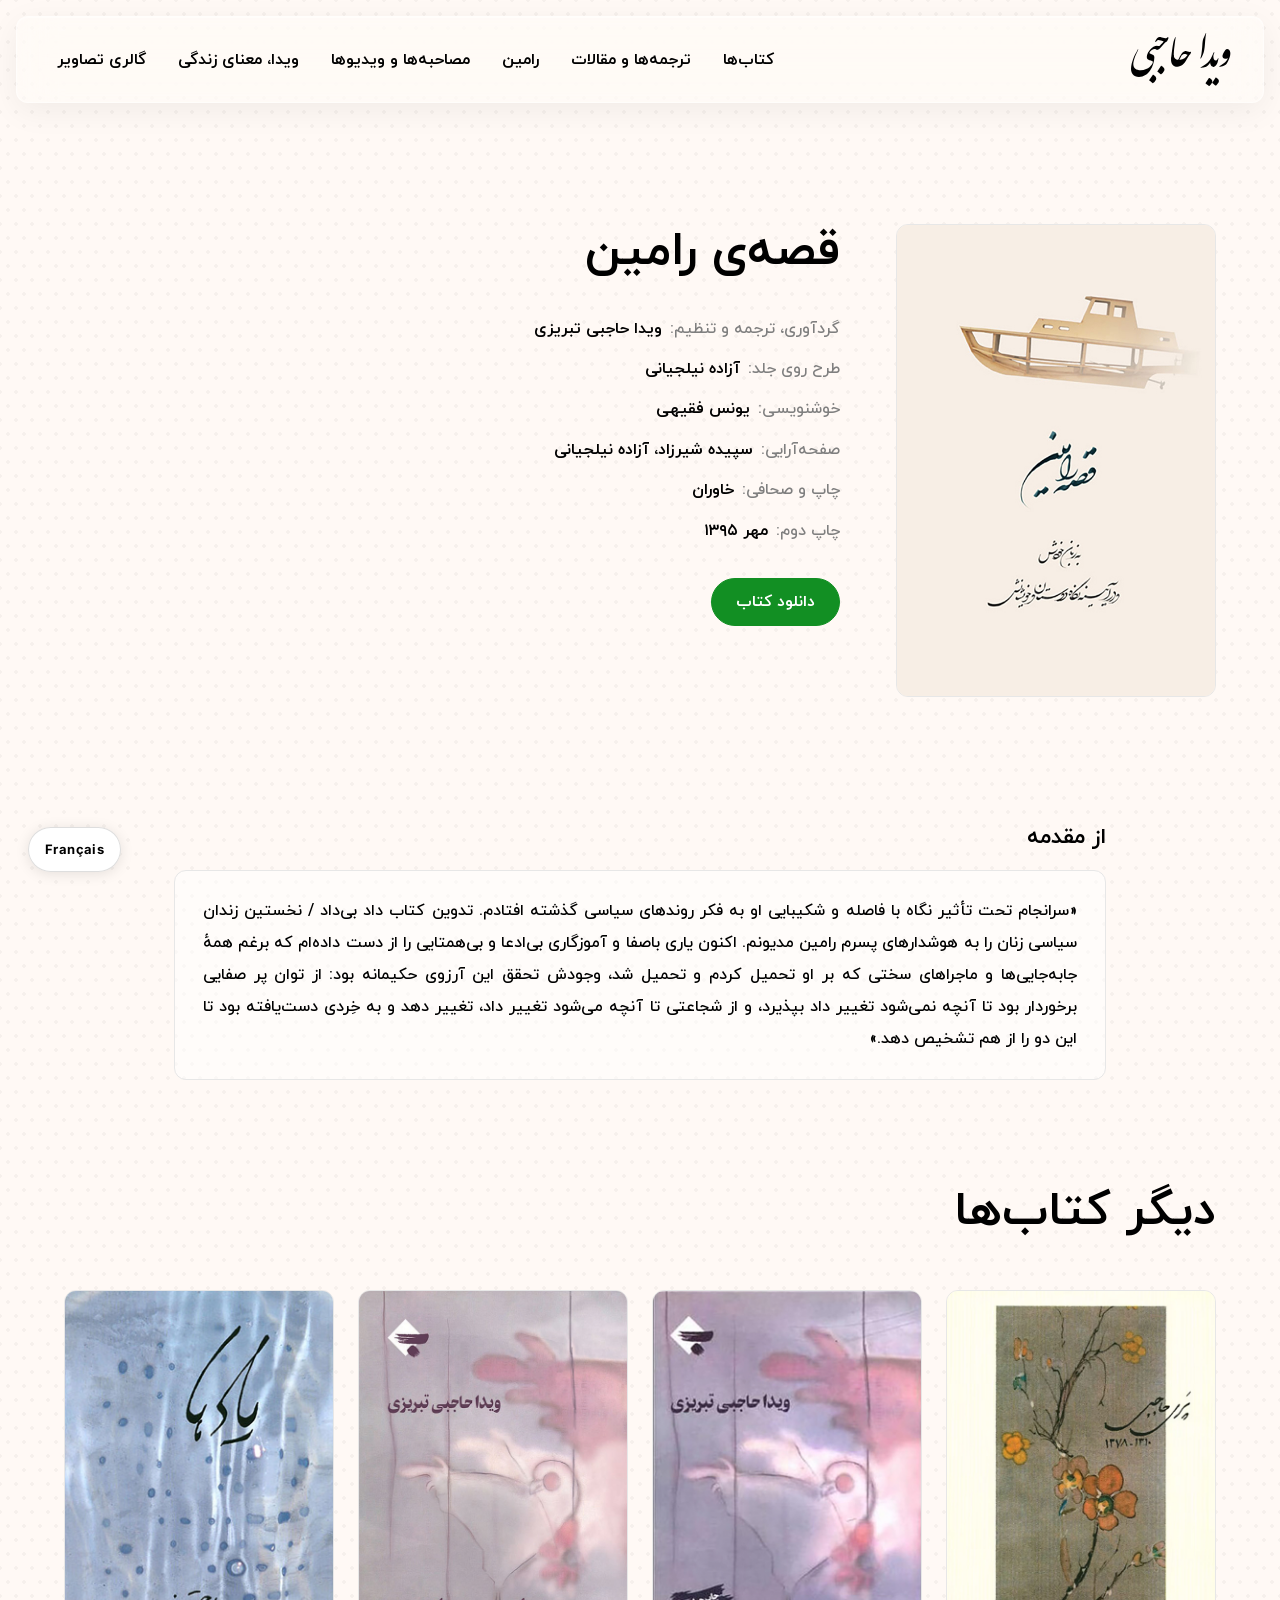
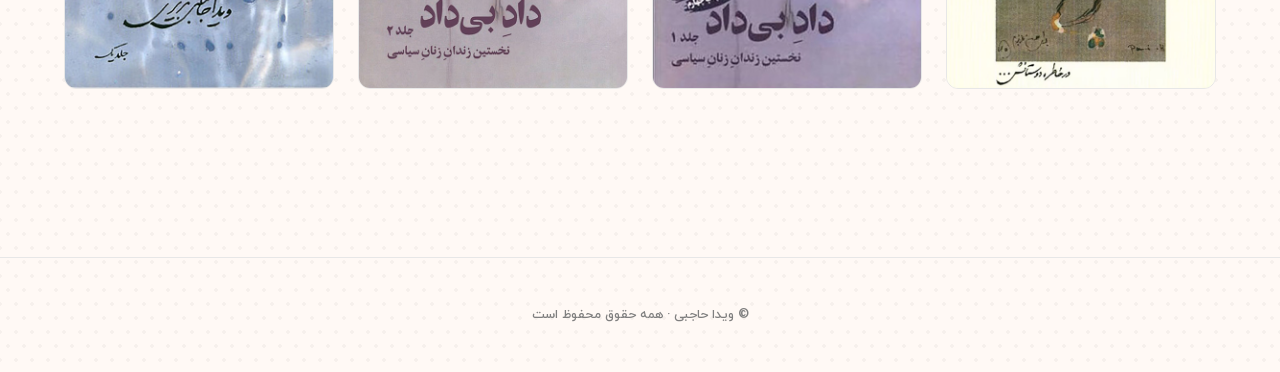
<file: book-ramin.html>
<!DOCTYPE html>
<html lang="fa" dir="rtl" data-lang="fa">
<head>
  <!-- Google tag (gtag.js) -->
  <script async src="https://www.googletagmanager.com/gtag/js?id=G-GSFEDZK5NL"></script>
  <script>
    window.dataLayer = window.dataLayer || [];
    function gtag(){dataLayer.push(arguments);}
    gtag('js', new Date());
    gtag('config', 'G-GSFEDZK5NL');
  </script>
  <meta charset="UTF-8" />
  <meta name="viewport" content="width=device-width, initial-scale=1.0" />
  <title>قصه‌ی رامین | ویدا حاجبی</title>
  <meta name="description" content="قصه‌ی رامین — گردآوری، ترجمه و تنظیم ویدا حاجبی تبریزی. روایتی از زندگی و خاطرات رامین حاجبی." />
  <meta name="keywords" content="ویدا حاجبی, ویدا حاجبی تبریزی, Vida Hajebi, Vida Hadjebi, Vida Hajeby, Vida Hajebi Tabrizi, داد بیداد, یادها, قصه رامین, سبز آبی خاکستری, کتاب ویدا حاجبی, داد بیداد کتاب, یادها کتاب, زندانی سیاسی ایران, خاطرات زندان, زنان زندانی سیاسی, ادبیات تبعید, حافظه سیاسی ایران, Iranian books, Iranian political memoir, exil iranien" />
  <meta name="author" content="ویدا حاجبی تبریزی" />
  <link rel="canonical" href="https://vidahadjebi.com/book-ramin" />

  <!-- Open Graph -->
  <meta property="og:type" content="website" />
  <meta property="og:url" content="https://vidahadjebi.com/book-ramin" />
  <meta property="og:title" content="قصه‌ی رامین | ویدا حاجبی" />
  <meta property="og:description" content="قصه‌ی رامین — گردآوری، ترجمه و تنظیم ویدا حاجبی تبریزی. روایتی از زندگی و خاطرات رامین حاجبی." />
  <meta property="og:image" content="https://vidahadjebi.com/assets/images/book-ramin.jpg" />
  <meta property="og:image:width" content="560" />
  <meta property="og:image:height" content="827" />
  <meta property="og:image:alt" content="قصه‌ی رامین | ویدا حاجبی" />
  <meta property="og:locale" content="fa_IR" />
  <meta property="og:site_name" content="ویدا حاجبی | Vida Hajebi" />

  <!-- Twitter Card -->
  <meta name="twitter:card" content="summary_large_image" />

  <link rel="icon" type="image/svg+xml" href="assets/images/favicon.svg?v=4" />
  <link rel="apple-touch-icon" href="assets/images/favicon-light.svg?v=4" />
  <link rel="mask-icon" href="assets/images/favicon.svg?v=4" color="#000000" />

  <link rel="preload" href="assets/fonts/IRANYekanWeb-Regular.ttf" as="font" type="font/ttf" crossorigin />
  <link rel="preload" href="assets/fonts/IRANYekanWeb-Bold.ttf" as="font" type="font/ttf" crossorigin />
  <link rel="preload" href="assets/fonts/IranNastaliq.ttf" as="font" type="font/ttf" crossorigin />

  <!-- Inter font for French (LTR) version -->
  <link rel="preconnect" href="https://fonts.googleapis.com" />
  <link rel="preconnect" href="https://fonts.gstatic.com" crossorigin />
  <link rel="stylesheet" href="https://fonts.googleapis.com/css2?family=Inter:wght@400;500;600;700&display=swap" />

  <link rel="stylesheet" href="styles.css?v=55" />
</head>
<body>

  <header class="site-header">
    <nav class="main-nav" aria-label="ناوبری اصلی">
      <a class="nav-logo" href="/" aria-label="ویدا حاجبی — خانه">
        <img class="nav-logo-img lang-fa" src="assets/images/logo.svg" alt="ویدا حاجبی" /><img class="nav-logo-img lang-fr" src="assets/images/logo-latin.svg" alt="Vida Hadjebi" />
      </a>
      <ul class="nav-items">
        <li><a href="/#books"><span class="lang-fa">کتاب‌ها</span><span class="lang-fr">Livres</span></a></li>
        <li><a href="/#translations"><span class="lang-fa">ترجمه‌ها و مقالات</span><span class="lang-fr">Traductions</span></a></li>
        <li><a href="/#ramin"><span class="lang-fa">رامین</span><span class="lang-fr">Ramin</span></a></li>
        <li><a href="/#interviews"><span class="lang-fa">مصاحبه‌ها و ویدیوها</span><span class="lang-fr">Entretiens</span></a></li>
        <li><a href="/#meaning"><span class="lang-fa">ویدا، معنای زندگی</span><span class="lang-fr">Vida, le sens de la vie</span></a></li>
        <li><a href="/#gallery"><span class="lang-fa">گالری تصاویر</span><span class="lang-fr">Galerie</span></a></li>
      </ul>
    </nav>
    <button class="nav-toggle" aria-label="باز کردن منو" aria-expanded="false" aria-controls="mobileMenu">
      <img class="nav-toggle-ico nav-toggle-ico--hamburger" src="assets/images/icon-hamburger.svg" alt="" />
      <img class="nav-toggle-ico nav-toggle-ico--close"     src="assets/images/icon-close.svg"     alt="" />
    </button>
  </header>

  <div class="mobile-menu" id="mobileMenu" aria-hidden="true">
    <ul class="mobile-menu-items">
      <li><a href="/#books"><span class="lang-fa">کتاب‌ها</span><span class="lang-fr">Livres</span></a></li>
      <li><a href="/#translations"><span class="lang-fa">ترجمه‌ها و مقالات</span><span class="lang-fr">Traductions</span></a></li>
      <li><a href="/#ramin"><span class="lang-fa">رامین</span><span class="lang-fr">Ramin</span></a></li>
      <li><a href="/#interviews"><span class="lang-fa">مصاحبه‌ها</span><span class="lang-fr">Entretiens</span></a></li>
      <li><a href="/#gallery"><span class="lang-fa">گالری تصاویر</span><span class="lang-fr">Galerie</span></a></li>
      <li><a href="/#meaning"><span class="lang-fa">ویدا، معنای زندگی</span><span class="lang-fr">Vida, le sens de la vie</span></a></li>
    </ul>
  </div>

  <main class="book-page" id="bookPage">
    <!-- populated by renderBook() below -->
  </main>

  <footer class="site-footer">
    <div class="container">
      <p><span class="lang-fa">© ویدا حاجبی · همه حقوق محفوظ است</span><span class="lang-fr">© Vida Hajebi · Tous droits réservés</span></p>
    </div>
  </footer>

  <script src="script.js" defer></script>

  <script>
  (function () {

    var BOOKS = {
      "pari": {
        title: "پری در خاطره دوستانش",
        titleFr: "Pari dans la mémoire de ses amis",
        cover: "assets/images/book-pari.jpg",
        coverAlt: "جلد کتاب پری در خاطره دوستانش",
        coverAltFr: "Couverture du livre Pari dans la mémoire de ses amis",
        meta: [{ label: "گردآوری و تنظیم", value: "ویدا حاجبی" }, { label: "طرح روی جلد", value: "نقاشی پری، خط منوچهر مقتدر" }, { label: "صحافی و چاپ", value: "باقر مرتضوی" }, { label: "چاپ اول", value: "اردیبهشت ۱۳۸۳ / مه ۲۰۰۲" }],
        metaFr: [{ label: "Recueil et édition", value: "Vida Hajebi" }, { label: "Couverture", value: "Peinture de Pari, calligraphie de Manouchehr Moghtader" }, { label: "Reliure et impression", value: "Bagher Mortazavi" }, { label: "Première édition", value: "Mai 2002" }],
        pdf: "assets/book-pari.pdf",
        content: "<h2 class=\"book-h2\">دربارهٔ پری</h2><p>پری حاجبی (۱۳۱۰–۱۳۷۸) نقاش و هنرمند ایرانی بود. این کتاب گردآوری خاطرات و یادمان‌های دوستان و نزدیکان اوست که ویدا حاجبی آن را تنظیم و منتشر کرده است.</p><figure class=\"book-inline-figure\"><img src=\"assets/images/book-pari-painting.jpg\" alt=\"نقاشی پری حاجبی\" /></figure><h2 id=\"book-excerpt\" class=\"book-h2\">بخشی از کتاب</h2><blockquote class=\"book-excerpt\"><p>«دم در سالن ایستاده بودم و به رنگارنگی فضا خیره مانده بودم، شگفت‌زده و سوگوار آنچه از دست داده بودم. انگار فقط پری قادر بود با مرگ خودش این ترکیب رنگارنگ و ناهمگون از یاران دیرینش را در فضایی از صمیمیت، بازآفریند. محفلی بود پر از صفا، همراه با باده و موسیقی و آواز، با خاطره‌های بی غل و غش و شادی‌آفرین. همان فضایی که پری همواره خواهان و جویایش بود؛ به روزگاری محافلی از این دست را، پیش از گرفتار شدن در ناملایمات بیماری دراز مدت، برای دوستانش آراسته.»</p></blockquote>",
        contentFr: "<h2 class=\"book-h2\">À propos de Pari</h2><p>Pari Hajebi (1931-1999) était une peintre et artiste iranienne. Ce livre rassemble les souvenirs et témoignages de ses amis et de ses proches, réunis et publiés par Vida Hajebi.</p><figure class=\"book-inline-figure\"><img src=\"assets/images/book-pari-painting.jpg\" alt=\"Peinture de Pari Hajebi\" /></figure><h2 id=\"book-excerpt\" class=\"book-h2\">Extrait du livre</h2><blockquote class=\"book-excerpt\"><p>« Je me tenais à l'entrée de la salle, le regard perdu dans la profusion des couleurs, stupéfaite et endeuillée par ce que j'avais perdu. Comme si Pari seule, par sa propre mort, pouvait recréer cet assemblage bigarré et disparate de ses vieux amis dans une atmosphère d'intimité. Un cercle empli de douceur, avec du vin, de la musique et des chants, et des souvenirs sans détour, porteurs de joie. Cette atmosphère même que Pari désirait et recherchait toujours ; jadis, avant d'être happée par les épreuves d'une longue maladie, elle composait pour ses amis des cercles de cette sorte. »</p></blockquote>",
        others: ["dad-1", "dad-2", "ramin", "yadha"]
      },
      "dad-1": {
        title: "دادِ بی‌داد، جلد اول",
        titleFr: "Dad Bidad, tome premier",
        cover: "assets/images/book-dad-1.jpg",
        coverAlt: "جلد کتاب داد بی‌داد جلد ۱",
        coverAltFr: "Couverture du livre Dad Bidad, tome premier",
        meta: [{ label: "نویسنده", value: "ویدا حاجبی تبریزی" }, { label: "انتشارات", value: "بازتاب نگار" }, { label: "دسته‌بندی", value: "تاریخ معاصر ایران، خاطرات، مجموعه داد بی‌داد" }, { label: "سال انتشار", value: "۱۳۸۳ هجری شمسی، ۲۰۰۴ میلادی" }],
        metaFr: [{ label: "Auteure", value: "Vida Hajebi Tabrizi" }, { label: "Éditions", value: "Baztab Negar" }, { label: "Catégorie", value: "Histoire contemporaine de l'Iran, mémoires, série Dad Bidad" }, { label: "Année de publication", value: "2004" }],
        pdf: "assets/book-dad-1.pdf",
        content: "<h2 id=\"book-excerpt\" class=\"book-h2\">از مقدمه نویسنده</h2><blockquote class=\"book-excerpt\"><p>«سرانجام پس از چند سال بحران فکری، تردیدها و دودلی‌هایم نسبت به دگم‌ها و اراده‌گرایی‌های گذشته و شیوه‌های مبارزه با رژیم شاه، شکلی نسبتاً منسجم و مشخص به خود گرفت. رفته‌رفته، سنجش گذشته برایم معنا و اهمیت پیدا کرد و در ذهنم به موضوعی ضروری تبدیل شد.</p><p>در این حال و هوا، بار دیگر به فکر نوشتن دربارهٔ زندان افتادم. این بار بدون دغدغهٔ خاطر پذیرفته بودم که زندان زنان سیاسی، بخشی از تاریخ سیاسی جامعه ماست. اما دیگر درپی آن نبودم که به تحلیل و برداشت خودم اکتفا کنم. گرچه گفتنی کم نداشتم. در پی آن بودم که بدانم همبندان سابقم، پس از بیست سال چه خاطره، چه برداشت و چه تحلیلی از آن سال‌ها دارند.»</p></blockquote>",
        contentFr: "<h2 id=\"book-excerpt\" class=\"book-h2\">De la préface de l'auteure</h2><blockquote class=\"book-excerpt\"><p>« Après plusieurs années de crise intérieure, mes doutes et mes hésitations à l'égard des dogmes, du volontarisme du passé et des modes de lutte contre le régime du chah finirent par prendre une forme relativement cohérente et précise. Peu à peu, l'examen du passé prit pour moi sens et importance, et devint dans mon esprit une nécessité.</p><p>Dans cet état d'esprit, je songeai de nouveau à écrire sur la prison. Cette fois, j'avais accepté sans réserve que la prison des femmes politiques fait partie de l'histoire politique de notre société. Mais je ne cherchais plus à m'en tenir à ma seule analyse — bien que j'eusse beaucoup à dire. Je cherchais à savoir quels souvenirs, quelles perceptions et quelles analyses mes anciennes compagnes de cellule gardaient de ces années, vingt ans plus tard. »</p></blockquote>",
        others: ["pari", "dad-2", "ramin", "yadha"]
      },
      "dad-2": {
        title: "دادِ بی‌داد، جلد دوم",
        titleFr: "Dad Bidad, tome second",
        cover: "assets/images/book-dad-2.jpg",
        coverAlt: "جلد کتاب داد بی‌داد جلد ۲",
        coverAltFr: "Couverture du livre Dad Bidad, tome second",
        meta: [{ label: "به کوشش", value: "ویدا حاجبی تبریزی" }, { label: "دسته‌بندی", value: "سیاسی زنان ۱۳۵۰–۱۳۸۷" }, { label: "طرح روی جلد", value: "حسن قاضی، با الهام از طرح یک زندانی سیاسی (۱۳۵۷)" }, { label: "صفحه‌آرایی", value: "رامین حاجبی" }, { label: "انتشارات", value: "Forough Book" }],
        metaFr: [{ label: "Sous la direction de", value: "Vida Hajebi Tabrizi" }, { label: "Catégorie", value: "Femmes politiques 1971-2008" }, { label: "Couverture", value: "Hassan Ghazi, inspiré du dessin d'une prisonnière politique (1979)" }, { label: "Mise en page", value: "Ramin Hajebi" }, { label: "Éditions", value: "Forough Book" }],
        pdf: "assets/book-dad-2.pdf",
        content: "<h2 id=\"book-excerpt\" class=\"book-h2\">از مقدمه</h2><blockquote class=\"book-excerpt\"><p>«با تهیه و تنظیم این کتاب، من نیز زندان را دوباره زیستم، با دلهره‌ها و نگرانی‌هایش. این را هم بهتر فهمیدم که آدمی در وضعیت‌های دشوار از چه ظرفیت‌های نهفته‌ای برای پایداری برخوردار است، بی‌آنکه در پی قهرمان شدن باشد یا اسطوره شدن.</p><p>با این همه، تجربهٔ زندان را با بازگویی آن، نمی‌توان به تمامی به دیگری منتقل کرد. زمانی با مشاهدهٔ شقاوت‌های شکنجه‌گران ساواک، از خود می‌پرسیدم حد سبعیت و درندگی انسان تا کجاست؟ امروز با آشکار شدن آنچه بر سر هزاران هزار زندانی در زندان‌های جمهوری اسلامی طی ۲۵ سال گذشته آمده، می‌توان گفت که سقوط آدمی نهایتی ندارد. باشد که انتقال تجربهٔ بی‌دادها، در هر شکلی از بی‌داد، بتواند افق‌های گسترده‌تری به روی جامعهٔ ما که قرن‌ها زیر فشار استبداد سیاسی و فرهنگ ریشه‌دار سنتی‌ـ‌مذهبی زیسته، بگشاید.»</p></blockquote>",
        contentFr: "<h2 id=\"book-excerpt\" class=\"book-h2\">De la préface</h2><blockquote class=\"book-excerpt\"><p>« En préparant et en composant ce livre, j'ai moi aussi revécu la prison, avec ses angoisses et ses inquiétudes. J'ai aussi mieux compris de quelles ressources cachées l'être humain dispose, dans les situations difficiles, pour tenir bon — sans chercher à devenir un héros ni une légende.</p><p>Pourtant, l'expérience de la prison ne peut être transmise tout entière par le récit qu'on en fait. Autrefois, devant la cruauté des tortionnaires de la SAVAK, je me demandais jusqu'où allaient la sauvagerie et la férocité de l'homme. Aujourd'hui, au vu de ce qui est advenu à des dizaines de milliers de prisonniers dans les prisons de la République islamique au cours des vingt-cinq dernières années, on peut dire que la déchéance de l'homme n'a pas de fin. Puisse la transmission de l'expérience des injustices, sous toutes leurs formes, ouvrir des horizons plus vastes à notre société, qui a vécu des siècles sous le poids du despotisme politique et d'une culture traditionnelle et religieuse profondément enracinée. »</p></blockquote>",
        others: ["pari", "dad-1", "ramin", "yadha"]
      },
      "ramin": {
        title: "قصه‌ی رامین",
        titleFr: "L'histoire de Ramin",
        cover: "assets/images/book-ramin.jpg",
        coverAlt: "جلد کتاب قصه‌ی رامین",
        coverAltFr: "Couverture du livre L'histoire de Ramin",
        meta: [{ label: "گردآوری، ترجمه و تنظیم", value: "ویدا حاجبی تبریزی" }, { label: "طرح روی جلد", value: "آزاده نیلجیانی" }, { label: "خوشنویسی", value: "یونس فقیهی" }, { label: "صفحه‌آرایی", value: "سپیده شیرزاد، آزاده نیلجیانی" }, { label: "چاپ و صحافی", value: "خاوران" }, { label: "چاپ دوم", value: "مهر ۱۳۹۵" }],
        metaFr: [{ label: "Recueil, traduction et édition", value: "Vida Hajebi Tabrizi" }, { label: "Couverture", value: "Azadeh Nilchiani" }, { label: "Calligraphie", value: "Younes Faghihi" }, { label: "Mise en page", value: "Sepideh Shirzad, Azadeh Nilchiani" }, { label: "Impression et reliure", value: "Khavaran" }, { label: "Deuxième édition", value: "Octobre 2016" }],
        pdf: "assets/book-ramin.pdf",
        content: "<h2 id=\"book-excerpt\" class=\"book-h2\">از مقدمه</h2><blockquote class=\"book-excerpt\"><p>«سرانجام تحت تأثیر نگاه با فاصله و شکیبایی او به فکر روندهای سیاسی گذشته افتادم. تدوین کتاب داد بی‌داد / نخستین زندان سیاسی زنان را به هوشدارهای پسرم رامین مدیونم. اکنون یاری باصفا و آموزگاری بی‌ادعا و بی‌همتایی را از دست داده‌ام که برغم همهٔ جابه‌جایی‌ها و ماجراهای سختی که بر او تحمیل کردم و تحمیل شد، وجودش تحقق این آرزوی حکیمانه بود: از توان پر صفایی برخوردار بود تا آنچه نمی‌شود تغییر داد بپذیرد، و از شجاعتی تا آنچه می‌شود تغییر داد، تغییر دهد و به خِردی دست‌یافته بود تا این دو را از هم تشخیص دهد.»</p></blockquote>",
        contentFr: "<h2 id=\"book-excerpt\" class=\"book-h2\">De la préface</h2><blockquote class=\"book-excerpt\"><p>« C'est finalement sous l'influence de son regard distant et patient que j'en suis venue à réfléchir aux parcours politiques du passé. Je dois la rédaction de Dad Bidad / La première prison politique des femmes aux remarques attentives de mon fils Ramin. J'ai aujourd'hui perdu un ami plein de douceur et un maître sans prétention et sans égal qui, malgré tous les déplacements et toutes les épreuves que je lui ai imposés et qui lui furent imposés, incarnait ce vœu plein de sagesse : il avait la sérénité d'accepter ce qui ne peut être changé, le courage de changer ce qui peut l'être, et la sagesse de distinguer l'un de l'autre. »</p></blockquote>",
        others: ["pari", "dad-1", "dad-2", "yadha"]
      },
      "yadha": {
        title: "یادها — جلد اول",
        titleFr: "Yadhâ (Souvenirs) — tome premier",
        cover: "assets/images/book-yadha.jpg",
        coverAlt: "جلد کتاب یادها",
        coverAltFr: "Couverture du livre Yadhâ",
        meta: [{ label: "نویسنده", value: "ویدا حاجبی تبریزی" }, { label: "طرح روی جلد", value: "آزاده نیلجیانی" }, { label: "خط", value: "منوچهر مقتدر" }, { label: "صفحه‌آرایی", value: "رامین حاجبی" }, { label: "صحافی و چاپ", value: "باقر مرتضوی" }, { label: "پخش", value: "Forough Book" }],
        metaFr: [{ label: "Auteure", value: "Vida Hajebi Tabrizi" }, { label: "Couverture", value: "Azadeh Nilchiani" }, { label: "Calligraphie", value: "Manouchehr Moghtader" }, { label: "Mise en page", value: "Ramin Hajebi" }, { label: "Reliure et impression", value: "Bagher Mortazavi" }, { label: "Distribution", value: "Forough Book" }],
        pdf: "assets/book-yadha.pdf",
        content: "<h2 id=\"book-excerpt\" class=\"book-h2\">بخشی از کتاب</h2><blockquote class=\"book-excerpt\"><p>«در آن لحظهٔ هولناک چهار–پنج ساله بودم. هنگامی که در کوچهٔ تنگ و خاکی محل زندگیمان، دروازه شمیران، آژان محله چادر دایهٔ دوست‌داشتنی و مهربانم، فاطمه سلطان، را از سرش کشید و بی‌اعتنا به التماس‌ها و گریه‌زاری‌اش چادرش را پاره کرد و ریخت توی جوی آب پر از آشغال کنار کوچه. وحشت‌زده و گریان که به خانه رسیدم، پدرم در آغوشم گرفت و گفت: «آژان خیلی کار بدی کرده اما همیشه یادت باشه که چادر چیز خوبی نیست و زن‌هارو بی‌دست‌وپا و ضعیف می‌کنه!»</p><p>به عمق حرف پدرم تنها زمانی پی بردم که سرنوشت جامعه به گونه‌ای دیگر رقم خورد. آنچه رضا شاه، در پی انقلاب مشروطه، به زور از سر دایه‌ام برداشت، در پی انقلابی اسلامی می‌خواستند به زور بر سر من بگذارند.»</p></blockquote>",
        contentFr: "<h2 id=\"book-excerpt\" class=\"book-h2\">Extrait du livre</h2><blockquote class=\"book-excerpt\"><p>« À cet instant terrifiant, j'avais quatre ou cinq ans. Dans la ruelle étroite et poussiéreuse où nous vivions, à Darvazeh Shemiran, l'agent du quartier arracha de la tête de ma chère et tendre nourrice, Fatemeh Soltan, son tchador et, indifférent à ses supplications et à ses pleurs, le déchira et le jeta dans le caniveau plein d'ordures au bord de la ruelle. Terrifiée et en larmes, quand je rentrai à la maison, mon père me prit dans ses bras et me dit : « L'agent a commis une très mauvaise action, mais souviens-toi toujours que le tchador n'est pas une bonne chose et qu'il rend les femmes démunies et faibles ! »</p><p>Je n'ai saisi la profondeur des paroles de mon père que lorsque le destin de la société prit un tout autre tour. Ce que Reza Chah, à la suite de la Révolution constitutionnelle, avait arraché de force de la tête de ma nourrice, on voulut, à la suite d'une révolution islamique, me l'imposer de force sur la tête. »</p></blockquote>",
        others: ["pari", "dad-1", "dad-2", "ramin"]
      },
    };

    var ALL_COVERS = {
      "pari": { src: "assets/images/book-pari.jpg", alt: "پری در خاطره دوستانش", altFr: "Pari dans la mémoire de ses amis" },
      "dad-1": { src: "assets/images/book-dad-1.jpg", alt: "داد بی‌داد جلد ۱", altFr: "Dad Bidad, tome premier" },
      "dad-2": { src: "assets/images/book-dad-2.jpg", alt: "داد بی‌داد جلد ۲", altFr: "Dad Bidad, tome second" },
      "ramin": { src: "assets/images/book-ramin.jpg", alt: "قصه‌ی رامین", altFr: "L'histoire de Ramin" },
      "yadha": { src: "assets/images/book-yadha.jpg", alt: "یادها", altFr: "Yadhâ" },
    };

    function buildMeta(items) {
      return items.map(function(item) {
        return '<div><dt>' + item.label + ':</dt><dd>' + item.value + '</dd></div>';
      }).join('');
    }

    function buildOtherBooks(ids, isFr) {
      return ids.map(function(id) {
        var c = ALL_COVERS[id];
        if (!c) return '';
        var alt = isFr ? c.altFr : c.alt;
        return '<article class="book-card"><a href="book-' + id + '.html"><img src="' + c.src + '" alt="' + alt + '" /></a></article>';
      }).join('');
    }

    function renderBook() {
      var id = 'ramin';
      var book = BOOKS[id] || BOOKS['dad-1'];
      var isFr = document.documentElement.getAttribute('data-lang') === 'fr';

      var title    = isFr ? book.titleFr    : book.title;
      var coverAlt = isFr ? book.coverAltFr : book.coverAlt;
      var meta     = isFr ? book.metaFr     : book.meta;
      var content  = isFr ? book.contentFr  : book.content;
      var dl       = isFr ? 'Télécharger le livre' : 'دانلود کتاب';
      var other    = isFr ? 'Autres livres'        : 'دیگر کتاب‌ها';

      document.title = title + (isFr ? ' — Vida Hajebi' : ' — ویدا حاجبی');

      var page = document.getElementById('bookPage');
      page.innerHTML =
        '<section class="book-hero section">' +
          '<div class="container book-hero-grid">' +
            '<figure class="book-hero-cover">' +
              '<img src="' + book.cover + '" alt="' + coverAlt + '" />' +
            '</figure>' +
            '<div class="book-hero-text">' +
              '<h1 class="book-title">' + title + '</h1>' +
              '<dl class="book-meta">' + buildMeta(meta) + '</dl>' +
              '<div class="book-actions">' +
                (book.pdf ? '<a href="' + book.pdf + '" target="_blank" rel="noopener" class="btn-buy">' + dl + '</a>' : '') +
              '</div>' +
            '</div>' +
          '</div>' +
        '</section>' +
        '<section class="book-content section">' +
          '<div class="container book-content-inner">' + content + '</div>' +
        '</section>' +
        '<section class="section other-books">' +
          '<div class="container">' +
            '<h2 class="section-title">' + other + '</h2>' +
            '<div class="books-grid">' + buildOtherBooks(book.others, isFr) + '</div>' +
          '</div>' +
        '</section>';
    }

    renderBook();
    new MutationObserver(renderBook).observe(
      document.documentElement, { attributes: true, attributeFilter: ['data-lang'] }
    );
  })();
  </script>

  <!-- Language toggle button -->
  <button class="btn-lang" id="langToggle" aria-label="Changer la langue / تغییر زبان">
    <span class="lang-fa">Français</span>
    <span class="lang-fr" dir="ltr">FA</span>
  </button>
</body>
</html>
</file>
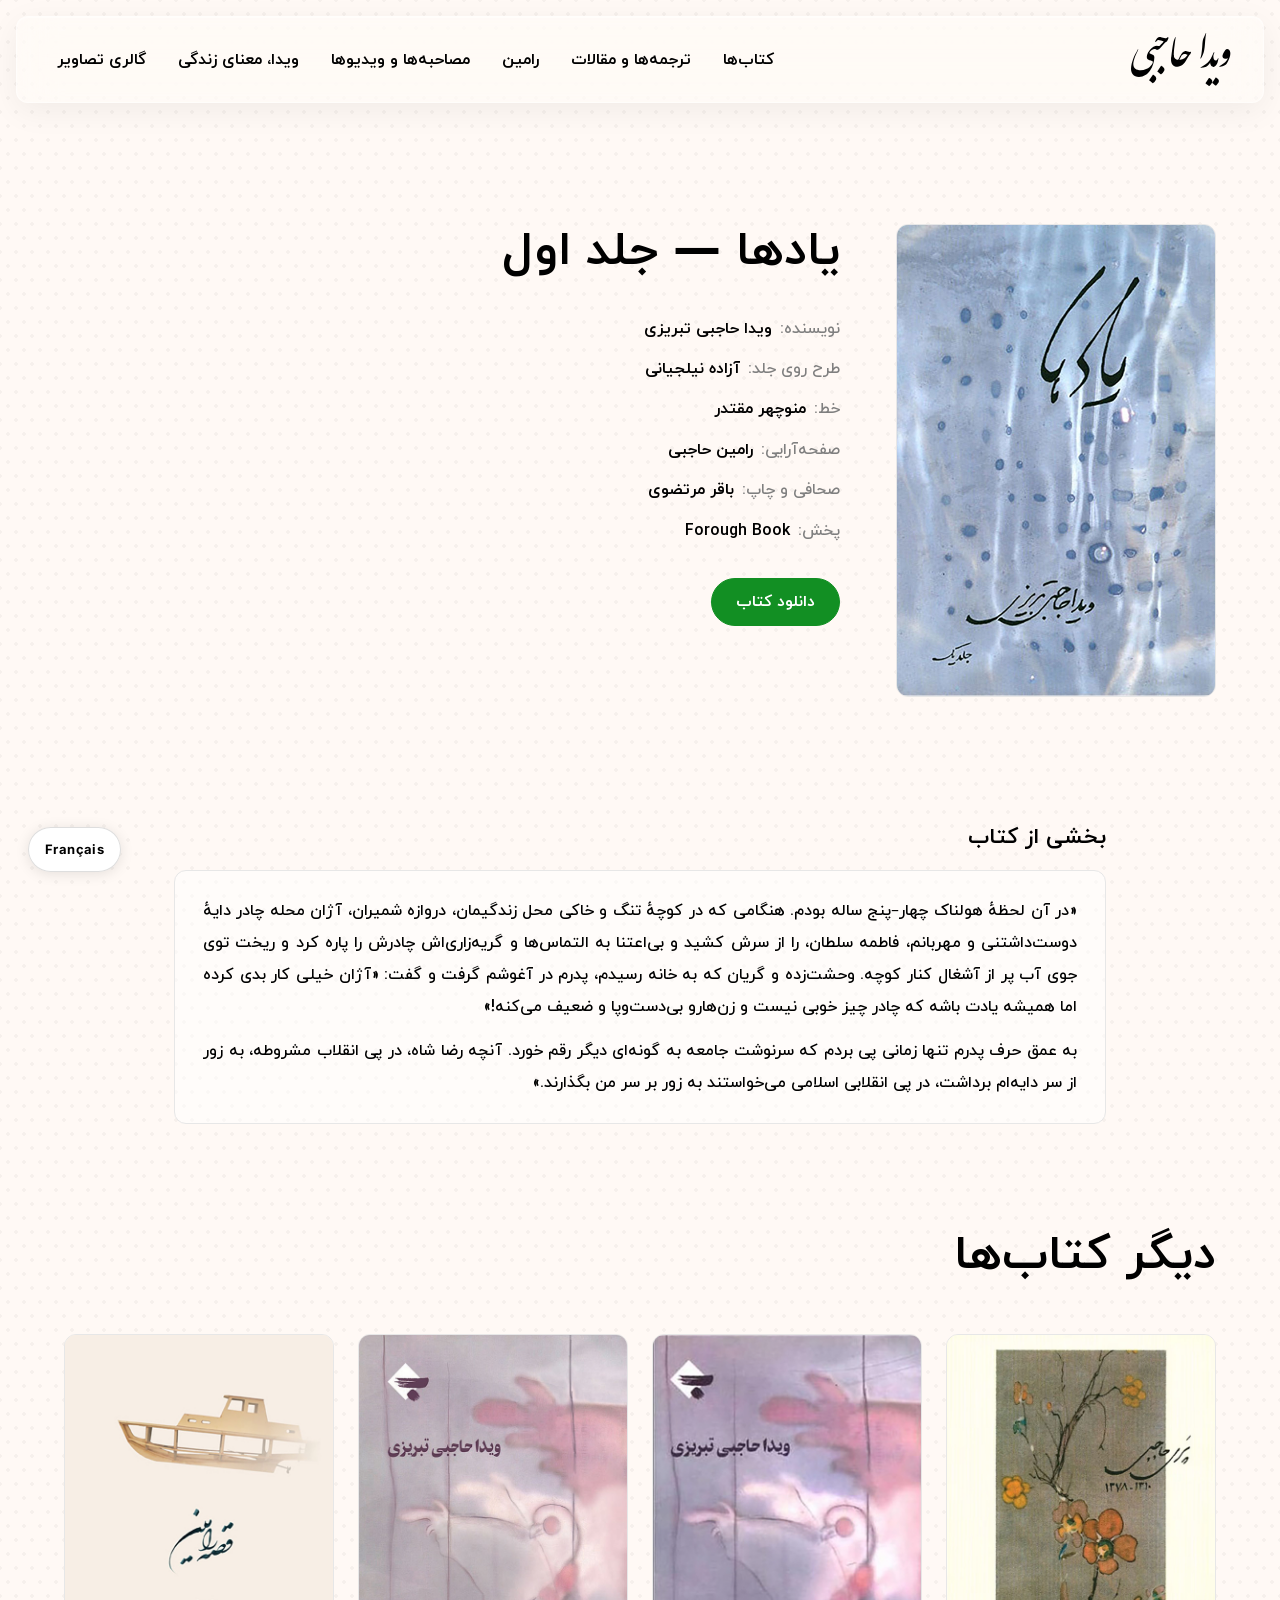
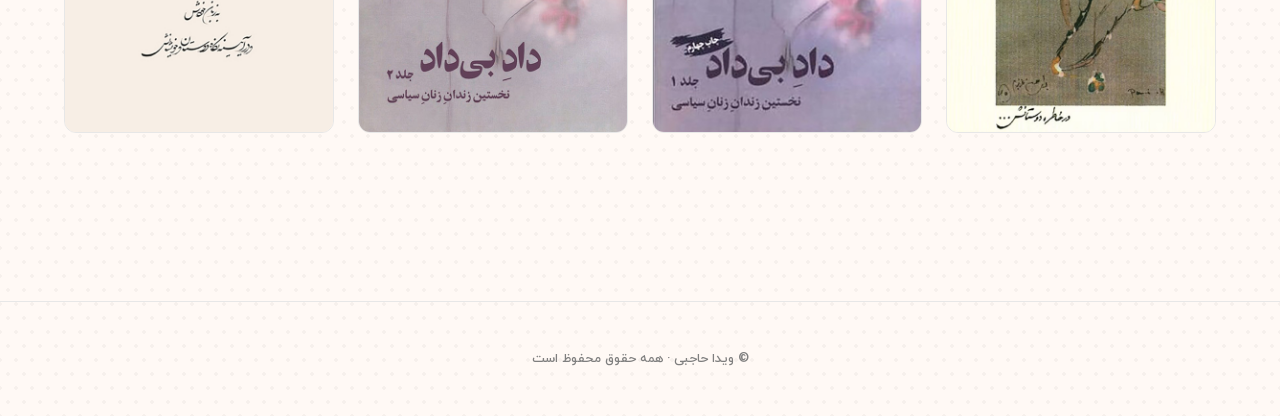
<file: book-yadha.html>
<!DOCTYPE html>
<html lang="fa" dir="rtl" data-lang="fa">
<head>
  <!-- Google tag (gtag.js) -->
  <script async src="https://www.googletagmanager.com/gtag/js?id=G-GSFEDZK5NL"></script>
  <script>
    window.dataLayer = window.dataLayer || [];
    function gtag(){dataLayer.push(arguments);}
    gtag('js', new Date());
    gtag('config', 'G-GSFEDZK5NL');
  </script>
  <meta charset="UTF-8" />
  <meta name="viewport" content="width=device-width, initial-scale=1.0" />
  <title>یادها — جلد اول | ویدا حاجبی</title>
  <meta name="description" content="یادها — نوشته ویدا حاجبی تبریزی. روایت زندگی، مسیر فکری و تجربه‌های سیاسی ویدا حاجبی تبریزی از تهران تا پاریس." />
  <meta name="keywords" content="ویدا حاجبی, ویدا حاجبی تبریزی, Vida Hajebi, Vida Hadjebi, Vida Hajeby, Vida Hajebi Tabrizi, داد بیداد, یادها, قصه رامین, سبز آبی خاکستری, کتاب ویدا حاجبی, داد بیداد کتاب, یادها کتاب, زندانی سیاسی ایران, خاطرات زندان, زنان زندانی سیاسی, ادبیات تبعید, حافظه سیاسی ایران, Iranian books, Iranian political memoir, exil iranien" />
  <meta name="author" content="ویدا حاجبی تبریزی" />
  <link rel="canonical" href="https://vidahadjebi.com/book-yadha" />

  <!-- Open Graph -->
  <meta property="og:type" content="website" />
  <meta property="og:url" content="https://vidahadjebi.com/book-yadha" />
  <meta property="og:title" content="یادها — جلد اول | ویدا حاجبی" />
  <meta property="og:description" content="یادها — نوشته ویدا حاجبی تبریزی. روایت زندگی، مسیر فکری و تجربه‌های سیاسی ویدا حاجبی تبریزی از تهران تا پاریس." />
  <meta property="og:image" content="https://vidahadjebi.com/assets/images/book-yadha.jpg" />
  <meta property="og:image:width" content="560" />
  <meta property="og:image:height" content="827" />
  <meta property="og:image:alt" content="یادها — جلد اول | ویدا حاجبی" />
  <meta property="og:locale" content="fa_IR" />
  <meta property="og:site_name" content="ویدا حاجبی | Vida Hajebi" />

  <!-- Twitter Card -->
  <meta name="twitter:card" content="summary_large_image" />

  <link rel="icon" type="image/svg+xml" href="assets/images/favicon.svg?v=4" />
  <link rel="apple-touch-icon" href="assets/images/favicon-light.svg?v=4" />
  <link rel="mask-icon" href="assets/images/favicon.svg?v=4" color="#000000" />

  <link rel="preload" href="assets/fonts/IRANYekanWeb-Regular.ttf" as="font" type="font/ttf" crossorigin />
  <link rel="preload" href="assets/fonts/IRANYekanWeb-Bold.ttf" as="font" type="font/ttf" crossorigin />
  <link rel="preload" href="assets/fonts/IranNastaliq.ttf" as="font" type="font/ttf" crossorigin />

  <!-- Inter font for French (LTR) version -->
  <link rel="preconnect" href="https://fonts.googleapis.com" />
  <link rel="preconnect" href="https://fonts.gstatic.com" crossorigin />
  <link rel="stylesheet" href="https://fonts.googleapis.com/css2?family=Inter:wght@400;500;600;700&display=swap" />

  <link rel="stylesheet" href="styles.css?v=55" />
</head>
<body>

  <header class="site-header">
    <nav class="main-nav" aria-label="ناوبری اصلی">
      <a class="nav-logo" href="/" aria-label="ویدا حاجبی — خانه">
        <img class="nav-logo-img lang-fa" src="assets/images/logo.svg" alt="ویدا حاجبی" /><img class="nav-logo-img lang-fr" src="assets/images/logo-latin.svg" alt="Vida Hadjebi" />
      </a>
      <ul class="nav-items">
        <li><a href="/#books"><span class="lang-fa">کتاب‌ها</span><span class="lang-fr">Livres</span></a></li>
        <li><a href="/#translations"><span class="lang-fa">ترجمه‌ها و مقالات</span><span class="lang-fr">Traductions</span></a></li>
        <li><a href="/#ramin"><span class="lang-fa">رامین</span><span class="lang-fr">Ramin</span></a></li>
        <li><a href="/#interviews"><span class="lang-fa">مصاحبه‌ها و ویدیوها</span><span class="lang-fr">Entretiens</span></a></li>
        <li><a href="/#meaning"><span class="lang-fa">ویدا، معنای زندگی</span><span class="lang-fr">Vida, le sens de la vie</span></a></li>
        <li><a href="/#gallery"><span class="lang-fa">گالری تصاویر</span><span class="lang-fr">Galerie</span></a></li>
      </ul>
    </nav>
    <button class="nav-toggle" aria-label="باز کردن منو" aria-expanded="false" aria-controls="mobileMenu">
      <img class="nav-toggle-ico nav-toggle-ico--hamburger" src="assets/images/icon-hamburger.svg" alt="" />
      <img class="nav-toggle-ico nav-toggle-ico--close"     src="assets/images/icon-close.svg"     alt="" />
    </button>
  </header>

  <div class="mobile-menu" id="mobileMenu" aria-hidden="true">
    <ul class="mobile-menu-items">
      <li><a href="/#books"><span class="lang-fa">کتاب‌ها</span><span class="lang-fr">Livres</span></a></li>
      <li><a href="/#translations"><span class="lang-fa">ترجمه‌ها و مقالات</span><span class="lang-fr">Traductions</span></a></li>
      <li><a href="/#ramin"><span class="lang-fa">رامین</span><span class="lang-fr">Ramin</span></a></li>
      <li><a href="/#interviews"><span class="lang-fa">مصاحبه‌ها</span><span class="lang-fr">Entretiens</span></a></li>
      <li><a href="/#gallery"><span class="lang-fa">گالری تصاویر</span><span class="lang-fr">Galerie</span></a></li>
      <li><a href="/#meaning"><span class="lang-fa">ویدا، معنای زندگی</span><span class="lang-fr">Vida, le sens de la vie</span></a></li>
    </ul>
  </div>

  <main class="book-page" id="bookPage">
    <!-- populated by renderBook() below -->
  </main>

  <footer class="site-footer">
    <div class="container">
      <p><span class="lang-fa">© ویدا حاجبی · همه حقوق محفوظ است</span><span class="lang-fr">© Vida Hajebi · Tous droits réservés</span></p>
    </div>
  </footer>

  <script src="script.js" defer></script>

  <script>
  (function () {

    var BOOKS = {
      "pari": {
        title: "پری در خاطره دوستانش",
        titleFr: "Pari dans la mémoire de ses amis",
        cover: "assets/images/book-pari.jpg",
        coverAlt: "جلد کتاب پری در خاطره دوستانش",
        coverAltFr: "Couverture du livre Pari dans la mémoire de ses amis",
        meta: [{ label: "گردآوری و تنظیم", value: "ویدا حاجبی" }, { label: "طرح روی جلد", value: "نقاشی پری، خط منوچهر مقتدر" }, { label: "صحافی و چاپ", value: "باقر مرتضوی" }, { label: "چاپ اول", value: "اردیبهشت ۱۳۸۳ / مه ۲۰۰۲" }],
        metaFr: [{ label: "Recueil et édition", value: "Vida Hajebi" }, { label: "Couverture", value: "Peinture de Pari, calligraphie de Manouchehr Moghtader" }, { label: "Reliure et impression", value: "Bagher Mortazavi" }, { label: "Première édition", value: "Mai 2002" }],
        pdf: "assets/book-pari.pdf",
        content: "<h2 class=\"book-h2\">دربارهٔ پری</h2><p>پری حاجبی (۱۳۱۰–۱۳۷۸) نقاش و هنرمند ایرانی بود. این کتاب گردآوری خاطرات و یادمان‌های دوستان و نزدیکان اوست که ویدا حاجبی آن را تنظیم و منتشر کرده است.</p><figure class=\"book-inline-figure\"><img src=\"assets/images/book-pari-painting.jpg\" alt=\"نقاشی پری حاجبی\" /></figure><h2 id=\"book-excerpt\" class=\"book-h2\">بخشی از کتاب</h2><blockquote class=\"book-excerpt\"><p>«دم در سالن ایستاده بودم و به رنگارنگی فضا خیره مانده بودم، شگفت‌زده و سوگوار آنچه از دست داده بودم. انگار فقط پری قادر بود با مرگ خودش این ترکیب رنگارنگ و ناهمگون از یاران دیرینش را در فضایی از صمیمیت، بازآفریند. محفلی بود پر از صفا، همراه با باده و موسیقی و آواز، با خاطره‌های بی غل و غش و شادی‌آفرین. همان فضایی که پری همواره خواهان و جویایش بود؛ به روزگاری محافلی از این دست را، پیش از گرفتار شدن در ناملایمات بیماری دراز مدت، برای دوستانش آراسته.»</p></blockquote>",
        contentFr: "<h2 class=\"book-h2\">À propos de Pari</h2><p>Pari Hajebi (1931-1999) était une peintre et artiste iranienne. Ce livre rassemble les souvenirs et témoignages de ses amis et de ses proches, réunis et publiés par Vida Hajebi.</p><figure class=\"book-inline-figure\"><img src=\"assets/images/book-pari-painting.jpg\" alt=\"Peinture de Pari Hajebi\" /></figure><h2 id=\"book-excerpt\" class=\"book-h2\">Extrait du livre</h2><blockquote class=\"book-excerpt\"><p>« Je me tenais à l'entrée de la salle, le regard perdu dans la profusion des couleurs, stupéfaite et endeuillée par ce que j'avais perdu. Comme si Pari seule, par sa propre mort, pouvait recréer cet assemblage bigarré et disparate de ses vieux amis dans une atmosphère d'intimité. Un cercle empli de douceur, avec du vin, de la musique et des chants, et des souvenirs sans détour, porteurs de joie. Cette atmosphère même que Pari désirait et recherchait toujours ; jadis, avant d'être happée par les épreuves d'une longue maladie, elle composait pour ses amis des cercles de cette sorte. »</p></blockquote>",
        others: ["dad-1", "dad-2", "ramin", "yadha"]
      },
      "dad-1": {
        title: "دادِ بی‌داد، جلد اول",
        titleFr: "Dad Bidad, tome premier",
        cover: "assets/images/book-dad-1.jpg",
        coverAlt: "جلد کتاب داد بی‌داد جلد ۱",
        coverAltFr: "Couverture du livre Dad Bidad, tome premier",
        meta: [{ label: "نویسنده", value: "ویدا حاجبی تبریزی" }, { label: "انتشارات", value: "بازتاب نگار" }, { label: "دسته‌بندی", value: "تاریخ معاصر ایران، خاطرات، مجموعه داد بی‌داد" }, { label: "سال انتشار", value: "۱۳۸۳ هجری شمسی، ۲۰۰۴ میلادی" }],
        metaFr: [{ label: "Auteure", value: "Vida Hajebi Tabrizi" }, { label: "Éditions", value: "Baztab Negar" }, { label: "Catégorie", value: "Histoire contemporaine de l'Iran, mémoires, série Dad Bidad" }, { label: "Année de publication", value: "2004" }],
        pdf: "assets/book-dad-1.pdf",
        content: "<h2 id=\"book-excerpt\" class=\"book-h2\">از مقدمه نویسنده</h2><blockquote class=\"book-excerpt\"><p>«سرانجام پس از چند سال بحران فکری، تردیدها و دودلی‌هایم نسبت به دگم‌ها و اراده‌گرایی‌های گذشته و شیوه‌های مبارزه با رژیم شاه، شکلی نسبتاً منسجم و مشخص به خود گرفت. رفته‌رفته، سنجش گذشته برایم معنا و اهمیت پیدا کرد و در ذهنم به موضوعی ضروری تبدیل شد.</p><p>در این حال و هوا، بار دیگر به فکر نوشتن دربارهٔ زندان افتادم. این بار بدون دغدغهٔ خاطر پذیرفته بودم که زندان زنان سیاسی، بخشی از تاریخ سیاسی جامعه ماست. اما دیگر درپی آن نبودم که به تحلیل و برداشت خودم اکتفا کنم. گرچه گفتنی کم نداشتم. در پی آن بودم که بدانم همبندان سابقم، پس از بیست سال چه خاطره، چه برداشت و چه تحلیلی از آن سال‌ها دارند.»</p></blockquote>",
        contentFr: "<h2 id=\"book-excerpt\" class=\"book-h2\">De la préface de l'auteure</h2><blockquote class=\"book-excerpt\"><p>« Après plusieurs années de crise intérieure, mes doutes et mes hésitations à l'égard des dogmes, du volontarisme du passé et des modes de lutte contre le régime du chah finirent par prendre une forme relativement cohérente et précise. Peu à peu, l'examen du passé prit pour moi sens et importance, et devint dans mon esprit une nécessité.</p><p>Dans cet état d'esprit, je songeai de nouveau à écrire sur la prison. Cette fois, j'avais accepté sans réserve que la prison des femmes politiques fait partie de l'histoire politique de notre société. Mais je ne cherchais plus à m'en tenir à ma seule analyse — bien que j'eusse beaucoup à dire. Je cherchais à savoir quels souvenirs, quelles perceptions et quelles analyses mes anciennes compagnes de cellule gardaient de ces années, vingt ans plus tard. »</p></blockquote>",
        others: ["pari", "dad-2", "ramin", "yadha"]
      },
      "dad-2": {
        title: "دادِ بی‌داد، جلد دوم",
        titleFr: "Dad Bidad, tome second",
        cover: "assets/images/book-dad-2.jpg",
        coverAlt: "جلد کتاب داد بی‌داد جلد ۲",
        coverAltFr: "Couverture du livre Dad Bidad, tome second",
        meta: [{ label: "به کوشش", value: "ویدا حاجبی تبریزی" }, { label: "دسته‌بندی", value: "سیاسی زنان ۱۳۵۰–۱۳۸۷" }, { label: "طرح روی جلد", value: "حسن قاضی، با الهام از طرح یک زندانی سیاسی (۱۳۵۷)" }, { label: "صفحه‌آرایی", value: "رامین حاجبی" }, { label: "انتشارات", value: "Forough Book" }],
        metaFr: [{ label: "Sous la direction de", value: "Vida Hajebi Tabrizi" }, { label: "Catégorie", value: "Femmes politiques 1971-2008" }, { label: "Couverture", value: "Hassan Ghazi, inspiré du dessin d'une prisonnière politique (1979)" }, { label: "Mise en page", value: "Ramin Hajebi" }, { label: "Éditions", value: "Forough Book" }],
        pdf: "assets/book-dad-2.pdf",
        content: "<h2 id=\"book-excerpt\" class=\"book-h2\">از مقدمه</h2><blockquote class=\"book-excerpt\"><p>«با تهیه و تنظیم این کتاب، من نیز زندان را دوباره زیستم، با دلهره‌ها و نگرانی‌هایش. این را هم بهتر فهمیدم که آدمی در وضعیت‌های دشوار از چه ظرفیت‌های نهفته‌ای برای پایداری برخوردار است، بی‌آنکه در پی قهرمان شدن باشد یا اسطوره شدن.</p><p>با این همه، تجربهٔ زندان را با بازگویی آن، نمی‌توان به تمامی به دیگری منتقل کرد. زمانی با مشاهدهٔ شقاوت‌های شکنجه‌گران ساواک، از خود می‌پرسیدم حد سبعیت و درندگی انسان تا کجاست؟ امروز با آشکار شدن آنچه بر سر هزاران هزار زندانی در زندان‌های جمهوری اسلامی طی ۲۵ سال گذشته آمده، می‌توان گفت که سقوط آدمی نهایتی ندارد. باشد که انتقال تجربهٔ بی‌دادها، در هر شکلی از بی‌داد، بتواند افق‌های گسترده‌تری به روی جامعهٔ ما که قرن‌ها زیر فشار استبداد سیاسی و فرهنگ ریشه‌دار سنتی‌ـ‌مذهبی زیسته، بگشاید.»</p></blockquote>",
        contentFr: "<h2 id=\"book-excerpt\" class=\"book-h2\">De la préface</h2><blockquote class=\"book-excerpt\"><p>« En préparant et en composant ce livre, j'ai moi aussi revécu la prison, avec ses angoisses et ses inquiétudes. J'ai aussi mieux compris de quelles ressources cachées l'être humain dispose, dans les situations difficiles, pour tenir bon — sans chercher à devenir un héros ni une légende.</p><p>Pourtant, l'expérience de la prison ne peut être transmise tout entière par le récit qu'on en fait. Autrefois, devant la cruauté des tortionnaires de la SAVAK, je me demandais jusqu'où allaient la sauvagerie et la férocité de l'homme. Aujourd'hui, au vu de ce qui est advenu à des dizaines de milliers de prisonniers dans les prisons de la République islamique au cours des vingt-cinq dernières années, on peut dire que la déchéance de l'homme n'a pas de fin. Puisse la transmission de l'expérience des injustices, sous toutes leurs formes, ouvrir des horizons plus vastes à notre société, qui a vécu des siècles sous le poids du despotisme politique et d'une culture traditionnelle et religieuse profondément enracinée. »</p></blockquote>",
        others: ["pari", "dad-1", "ramin", "yadha"]
      },
      "ramin": {
        title: "قصه‌ی رامین",
        titleFr: "L'histoire de Ramin",
        cover: "assets/images/book-ramin.jpg",
        coverAlt: "جلد کتاب قصه‌ی رامین",
        coverAltFr: "Couverture du livre L'histoire de Ramin",
        meta: [{ label: "گردآوری، ترجمه و تنظیم", value: "ویدا حاجبی تبریزی" }, { label: "طرح روی جلد", value: "آزاده نیلجیانی" }, { label: "خوشنویسی", value: "یونس فقیهی" }, { label: "صفحه‌آرایی", value: "سپیده شیرزاد، آزاده نیلجیانی" }, { label: "چاپ و صحافی", value: "خاوران" }, { label: "چاپ دوم", value: "مهر ۱۳۹۵" }],
        metaFr: [{ label: "Recueil, traduction et édition", value: "Vida Hajebi Tabrizi" }, { label: "Couverture", value: "Azadeh Nilchiani" }, { label: "Calligraphie", value: "Younes Faghihi" }, { label: "Mise en page", value: "Sepideh Shirzad, Azadeh Nilchiani" }, { label: "Impression et reliure", value: "Khavaran" }, { label: "Deuxième édition", value: "Octobre 2016" }],
        pdf: "assets/book-ramin.pdf",
        content: "<h2 id=\"book-excerpt\" class=\"book-h2\">از مقدمه</h2><blockquote class=\"book-excerpt\"><p>«سرانجام تحت تأثیر نگاه با فاصله و شکیبایی او به فکر روندهای سیاسی گذشته افتادم. تدوین کتاب داد بی‌داد / نخستین زندان سیاسی زنان را به هوشدارهای پسرم رامین مدیونم. اکنون یاری باصفا و آموزگاری بی‌ادعا و بی‌همتایی را از دست داده‌ام که برغم همهٔ جابه‌جایی‌ها و ماجراهای سختی که بر او تحمیل کردم و تحمیل شد، وجودش تحقق این آرزوی حکیمانه بود: از توان پر صفایی برخوردار بود تا آنچه نمی‌شود تغییر داد بپذیرد، و از شجاعتی تا آنچه می‌شود تغییر داد، تغییر دهد و به خِردی دست‌یافته بود تا این دو را از هم تشخیص دهد.»</p></blockquote>",
        contentFr: "<h2 id=\"book-excerpt\" class=\"book-h2\">De la préface</h2><blockquote class=\"book-excerpt\"><p>« C'est finalement sous l'influence de son regard distant et patient que j'en suis venue à réfléchir aux parcours politiques du passé. Je dois la rédaction de Dad Bidad / La première prison politique des femmes aux remarques attentives de mon fils Ramin. J'ai aujourd'hui perdu un ami plein de douceur et un maître sans prétention et sans égal qui, malgré tous les déplacements et toutes les épreuves que je lui ai imposés et qui lui furent imposés, incarnait ce vœu plein de sagesse : il avait la sérénité d'accepter ce qui ne peut être changé, le courage de changer ce qui peut l'être, et la sagesse de distinguer l'un de l'autre. »</p></blockquote>",
        others: ["pari", "dad-1", "dad-2", "yadha"]
      },
      "yadha": {
        title: "یادها — جلد اول",
        titleFr: "Yadhâ (Souvenirs) — tome premier",
        cover: "assets/images/book-yadha.jpg",
        coverAlt: "جلد کتاب یادها",
        coverAltFr: "Couverture du livre Yadhâ",
        meta: [{ label: "نویسنده", value: "ویدا حاجبی تبریزی" }, { label: "طرح روی جلد", value: "آزاده نیلجیانی" }, { label: "خط", value: "منوچهر مقتدر" }, { label: "صفحه‌آرایی", value: "رامین حاجبی" }, { label: "صحافی و چاپ", value: "باقر مرتضوی" }, { label: "پخش", value: "Forough Book" }],
        metaFr: [{ label: "Auteure", value: "Vida Hajebi Tabrizi" }, { label: "Couverture", value: "Azadeh Nilchiani" }, { label: "Calligraphie", value: "Manouchehr Moghtader" }, { label: "Mise en page", value: "Ramin Hajebi" }, { label: "Reliure et impression", value: "Bagher Mortazavi" }, { label: "Distribution", value: "Forough Book" }],
        pdf: "assets/book-yadha.pdf",
        content: "<h2 id=\"book-excerpt\" class=\"book-h2\">بخشی از کتاب</h2><blockquote class=\"book-excerpt\"><p>«در آن لحظهٔ هولناک چهار–پنج ساله بودم. هنگامی که در کوچهٔ تنگ و خاکی محل زندگیمان، دروازه شمیران، آژان محله چادر دایهٔ دوست‌داشتنی و مهربانم، فاطمه سلطان، را از سرش کشید و بی‌اعتنا به التماس‌ها و گریه‌زاری‌اش چادرش را پاره کرد و ریخت توی جوی آب پر از آشغال کنار کوچه. وحشت‌زده و گریان که به خانه رسیدم، پدرم در آغوشم گرفت و گفت: «آژان خیلی کار بدی کرده اما همیشه یادت باشه که چادر چیز خوبی نیست و زن‌هارو بی‌دست‌وپا و ضعیف می‌کنه!»</p><p>به عمق حرف پدرم تنها زمانی پی بردم که سرنوشت جامعه به گونه‌ای دیگر رقم خورد. آنچه رضا شاه، در پی انقلاب مشروطه، به زور از سر دایه‌ام برداشت، در پی انقلابی اسلامی می‌خواستند به زور بر سر من بگذارند.»</p></blockquote>",
        contentFr: "<h2 id=\"book-excerpt\" class=\"book-h2\">Extrait du livre</h2><blockquote class=\"book-excerpt\"><p>« À cet instant terrifiant, j'avais quatre ou cinq ans. Dans la ruelle étroite et poussiéreuse où nous vivions, à Darvazeh Shemiran, l'agent du quartier arracha de la tête de ma chère et tendre nourrice, Fatemeh Soltan, son tchador et, indifférent à ses supplications et à ses pleurs, le déchira et le jeta dans le caniveau plein d'ordures au bord de la ruelle. Terrifiée et en larmes, quand je rentrai à la maison, mon père me prit dans ses bras et me dit : « L'agent a commis une très mauvaise action, mais souviens-toi toujours que le tchador n'est pas une bonne chose et qu'il rend les femmes démunies et faibles ! »</p><p>Je n'ai saisi la profondeur des paroles de mon père que lorsque le destin de la société prit un tout autre tour. Ce que Reza Chah, à la suite de la Révolution constitutionnelle, avait arraché de force de la tête de ma nourrice, on voulut, à la suite d'une révolution islamique, me l'imposer de force sur la tête. »</p></blockquote>",
        others: ["pari", "dad-1", "dad-2", "ramin"]
      },
    };

    var ALL_COVERS = {
      "pari": { src: "assets/images/book-pari.jpg", alt: "پری در خاطره دوستانش", altFr: "Pari dans la mémoire de ses amis" },
      "dad-1": { src: "assets/images/book-dad-1.jpg", alt: "داد بی‌داد جلد ۱", altFr: "Dad Bidad, tome premier" },
      "dad-2": { src: "assets/images/book-dad-2.jpg", alt: "داد بی‌داد جلد ۲", altFr: "Dad Bidad, tome second" },
      "ramin": { src: "assets/images/book-ramin.jpg", alt: "قصه‌ی رامین", altFr: "L'histoire de Ramin" },
      "yadha": { src: "assets/images/book-yadha.jpg", alt: "یادها", altFr: "Yadhâ" },
    };

    function buildMeta(items) {
      return items.map(function(item) {
        return '<div><dt>' + item.label + ':</dt><dd>' + item.value + '</dd></div>';
      }).join('');
    }

    function buildOtherBooks(ids, isFr) {
      return ids.map(function(id) {
        var c = ALL_COVERS[id];
        if (!c) return '';
        var alt = isFr ? c.altFr : c.alt;
        return '<article class="book-card"><a href="book-' + id + '.html"><img src="' + c.src + '" alt="' + alt + '" /></a></article>';
      }).join('');
    }

    function renderBook() {
      var id = 'yadha';
      var book = BOOKS[id] || BOOKS['dad-1'];
      var isFr = document.documentElement.getAttribute('data-lang') === 'fr';

      var title    = isFr ? book.titleFr    : book.title;
      var coverAlt = isFr ? book.coverAltFr : book.coverAlt;
      var meta     = isFr ? book.metaFr     : book.meta;
      var content  = isFr ? book.contentFr  : book.content;
      var dl       = isFr ? 'Télécharger le livre' : 'دانلود کتاب';
      var other    = isFr ? 'Autres livres'        : 'دیگر کتاب‌ها';

      document.title = title + (isFr ? ' — Vida Hajebi' : ' — ویدا حاجبی');

      var page = document.getElementById('bookPage');
      page.innerHTML =
        '<section class="book-hero section">' +
          '<div class="container book-hero-grid">' +
            '<figure class="book-hero-cover">' +
              '<img src="' + book.cover + '" alt="' + coverAlt + '" />' +
            '</figure>' +
            '<div class="book-hero-text">' +
              '<h1 class="book-title">' + title + '</h1>' +
              '<dl class="book-meta">' + buildMeta(meta) + '</dl>' +
              '<div class="book-actions">' +
                (book.pdf ? '<a href="' + book.pdf + '" target="_blank" rel="noopener" class="btn-buy">' + dl + '</a>' : '') +
              '</div>' +
            '</div>' +
          '</div>' +
        '</section>' +
        '<section class="book-content section">' +
          '<div class="container book-content-inner">' + content + '</div>' +
        '</section>' +
        '<section class="section other-books">' +
          '<div class="container">' +
            '<h2 class="section-title">' + other + '</h2>' +
            '<div class="books-grid">' + buildOtherBooks(book.others, isFr) + '</div>' +
          '</div>' +
        '</section>';
    }

    renderBook();
    new MutationObserver(renderBook).observe(
      document.documentElement, { attributes: true, attributeFilter: ['data-lang'] }
    );
  })();
  </script>

  <!-- Language toggle button -->
  <button class="btn-lang" id="langToggle" aria-label="Changer la langue / تغییر زبان">
    <span class="lang-fa">Français</span>
    <span class="lang-fr" dir="ltr">FA</span>
  </button>
</body>
</html>
</file>
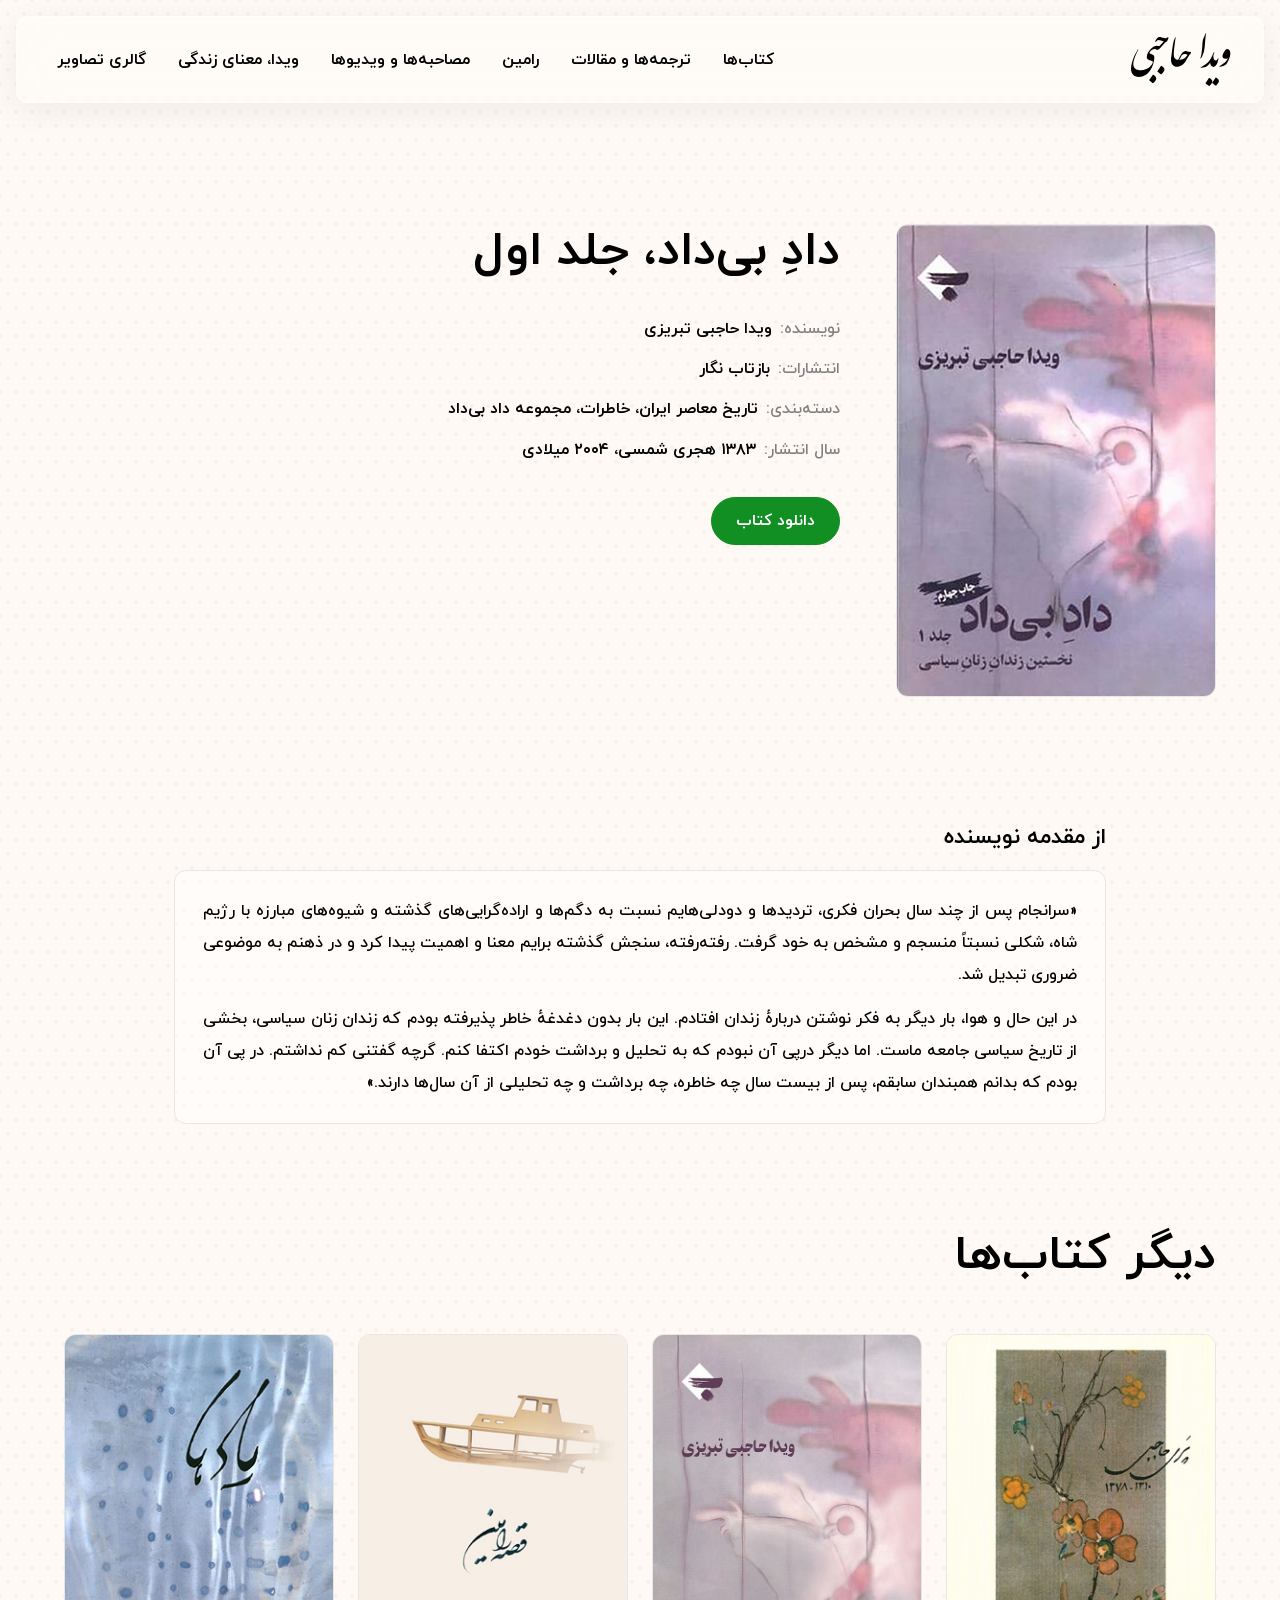
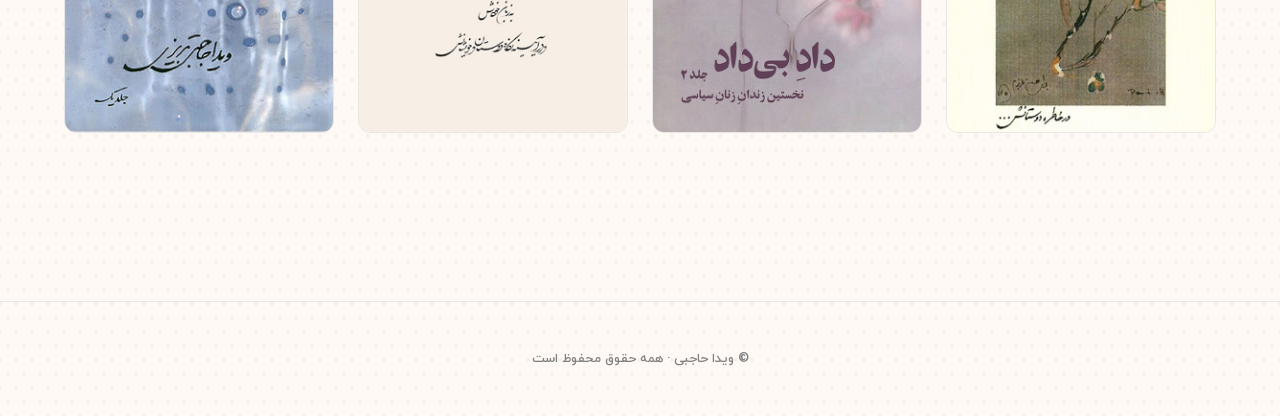
<file: book.html>
<!DOCTYPE html>
<html lang="fa" dir="rtl">
<head>
  <!-- Google tag (gtag.js) -->
  <script async src="https://www.googletagmanager.com/gtag/js?id=G-GSFEDZK5NL"></script>
  <script>
    window.dataLayer = window.dataLayer || [];
    function gtag(){dataLayer.push(arguments);}
    gtag('js', new Date());
    gtag('config', 'G-GSFEDZK5NL');
  </script>
  <meta charset="UTF-8" />
  <meta name="viewport" content="width=device-width, initial-scale=1.0" />
  <title>کتاب‌های ویدا حاجبی | داد بیداد، یادها | Vida Hajebi Books</title>
  <meta name="description" content="کتاب‌های ویدا حاجبی تبریزی (Vida Hajebi): داد بیداد — روایت زنان زندانی سیاسی؛ یادها — سرگذشت و مسیر فکری ویدا حاجبی." />
  <meta name="keywords" content="ویدا حاجبی, ویدا حاجبی تبریزی, Vida Hajebi, Vida Hadjebi, Vida Hajeby, Vida Hajebi Tabrizi, داد بیداد, یادها, قصه رامین, سبز آبی خاکستری, کتاب ویدا حاجبی, داد بیداد کتاب, یادها کتاب, زندانی سیاسی ایران, خاطرات زندان, زنان زندانی سیاسی, ادبیات تبعید, حافظه سیاسی ایران, Iranian books, Iranian political memoir, exil iranien" />
  <meta name="author" content="ویدا حاجبی تبریزی" />
  <link rel="canonical" href="https://vidahadjebi.com/book" />

  <!-- Open Graph -->
  <meta property="og:type" content="website" />
  <meta property="og:url" content="https://vidahadjebi.com/book" />
  <meta property="og:title" content="کتاب‌های ویدا حاجبی | داد بیداد، یادها | Vida Hajebi Books" />
  <meta property="og:description" content="کتاب‌های ویدا حاجبی تبریزی: داد بیداد و یادها — از مهم‌ترین روایت‌های زندان و تبعید در ادبیات معاصر ایران." />
  <meta property="og:image" content="https://vidahadjebi.com/assets/images/book-dad-1.jpg" />
  <meta property="og:image:width" content="560" />
  <meta property="og:image:height" content="827" />
  <meta property="og:image:alt" content="داد بیداد — ویدا حاجبی" />
  <meta property="og:locale" content="fa_IR" />
  <meta property="og:site_name" content="ویدا حاجبی | Vida Hajebi" />

  <!-- Twitter Card -->
  <meta name="twitter:card" content="summary_large_image" />

  <link rel="icon" type="image/svg+xml" href="assets/images/favicon.svg?v=4" />
  <link rel="apple-touch-icon" href="assets/images/favicon-light.svg?v=4" />
  <link rel="mask-icon" href="assets/images/favicon.svg?v=4" color="#000000" />

  <link rel="preload" href="assets/fonts/IRANYekanWeb-Regular.ttf" as="font" type="font/ttf" crossorigin />
  <link rel="preload" href="assets/fonts/IRANYekanWeb-Bold.ttf" as="font" type="font/ttf" crossorigin />
  <link rel="preload" href="assets/fonts/IranNastaliq.ttf" as="font" type="font/ttf" crossorigin />

  <link rel="stylesheet" href="styles.css?v=9" />
</head>
<body>
<script>
(function(){
  var map = {'pari':'book-pari.html','dad-1':'book-dad-1.html','dad-2':'book-dad-2.html','ramin':'book-ramin.html','yadha':'book-yadha.html'};
  var id = new URLSearchParams(window.location.search).get('id');
  if (id && map[id]) { window.location.replace(map[id]); }
})();
</script>

  <header class="site-header">
    <nav class="main-nav" aria-label="ناوبری اصلی">
      <a class="nav-logo" href="/" aria-label="ویدا حاجبی — خانه">
        <img class="nav-logo-img lang-fa" src="assets/images/logo.svg" alt="ویدا حاجبی" /><img class="nav-logo-img lang-fr" src="assets/images/logo-latin.svg" alt="Vida Hadjebi" />
      </a>
      <ul class="nav-items">
        <li><a href="/#books">کتاب‌ها</a></li>
        <li><a href="/#translations">ترجمه‌ها و مقالات</a></li>
        <li><a href="/#ramin">رامین</a></li>
        <li><a href="/#interviews">مصاحبه‌ها و ویدیوها</a></li>
        <li><a href="/#meaning">ویدا، معنای زندگی</a></li>
        <li><a href="/#gallery">گالری تصاویر</a></li>
      </ul>
    </nav>
    <button class="nav-toggle" aria-label="باز کردن منو" aria-expanded="false" aria-controls="mobileMenu">
      <img class="nav-toggle-ico nav-toggle-ico--hamburger" src="assets/images/icon-hamburger.svg" alt="" />
      <img class="nav-toggle-ico nav-toggle-ico--close"     src="assets/images/icon-close.svg"     alt="" />
    </button>
  </header>

  <div class="mobile-menu" id="mobileMenu" aria-hidden="true">
    <ul class="mobile-menu-items">
      <li><a href="/#books">کتاب‌ها</a></li>
      <li><a href="/#translations">ترجمه‌ها و مقالات</a></li>
      <li><a href="/#ramin">رامین</a></li>
      <li><a href="/#interviews">مصاحبه‌ها</a></li>
      <li><a href="/#gallery">گالری تصاویر</a></li>
      <li><a href="/#meaning">ویدا، معنای زندگی</a></li>
    </ul>
  </div>

  <main class="book-page" id="bookPage">
    <!-- populated by renderBook() below -->
  </main>

  <footer class="site-footer">
    <div class="container">
      <p><span class="lang-fa">© ویدا حاجبی · همه حقوق محفوظ است</span><span class="lang-fr">© Vida Hajebi · Tous droits réservés</span></p>
    </div>
  </footer>

  <script src="script.js" defer></script>

  <script>
  (function () {

    var BOOKS = {

      'pari': {
        title: 'پری در خاطره دوستانش',
        cover: 'assets/images/book-pari.jpg',
        coverAlt: 'جلد کتاب پری در خاطره دوستانش',
        meta: [
          { label: 'گردآوری و تنظیم', value: 'ویدا حاجبی' },
          { label: 'طرح روی جلد',      value: 'نقاشی پری، خط منوچهر مقتدر' },
          { label: 'صحافی و چاپ',      value: 'باقر مرتضوی' },
          { label: 'چاپ اول',           value: 'اردیبهشت ۱۳۸۳ / مه ۲۰۰۲' }
        ],
        pdf: 'assets/book-pari.pdf',
        content: '<h2 class="book-h2">دربارهٔ پری</h2>' +
          '<p>پری حاجبی (۱۳۱۰–۱۳۷۸) نقاش و هنرمند ایرانی بود. این کتاب گردآوری خاطرات و یادمان‌های دوستان و نزدیکان اوست که ویدا حاجبی آن را تنظیم و منتشر کرده است.</p>' +
          '<figure class="book-inline-figure"><img src="assets/images/book-pari-painting.jpg" alt="نقاشی پری حاجبی" /></figure>' +
          '<h2 id="book-excerpt" class="book-h2">بخشی از کتاب</h2>' +
          '<blockquote class="book-excerpt"><p>«دم در سالن ایستاده بودم و به رنگارنگی فضا خیره مانده بودم، شگفت‌زده و سوگوار آنچه از دست داده بودم. انگار فقط پری قادر بود با مرگ خودش این ترکیب رنگارنگ و ناهمگون از یاران دیرینش را در فضایی از صمیمیت، بازآفریند. محفلی بود پر از صفا، همراه با باده و موسیقی و آواز، با خاطره‌های بی غل و غش و شادی‌آفرین. همان فضایی که پری همواره خواهان و جویایش بود؛ به روزگاری محافلی از این دست را، پیش از گرفتار شدن در ناملایمات بیماری دراز مدت، برای دوستانش آراسته.»</p></blockquote>',
        others: ['dad-1', 'dad-2', 'ramin', 'yadha']
      },

      'dad-1': {
        title: 'دادِ بی‌داد، جلد اول',
        cover: 'assets/images/book-dad-1.jpg',
        coverAlt: 'جلد کتاب داد بی‌داد جلد ۱',
        meta: [
          { label: 'نویسنده',    value: 'ویدا حاجبی تبریزی' },
          { label: 'انتشارات',   value: 'بازتاب نگار' },
          { label: 'دسته‌بندی',  value: 'تاریخ معاصر ایران، خاطرات، مجموعه داد بی‌داد' },
          { label: 'سال انتشار', value: '۱۳۸۳ هجری شمسی، ۲۰۰۴ میلادی' }
        ],
        pdf: 'assets/book-dad-1.pdf',
        content: '<h2 id="book-excerpt" class="book-h2">از مقدمه نویسنده</h2>' +
          '<blockquote class="book-excerpt">' +
          '<p>«سرانجام پس از چند سال بحران فکری، تردیدها و دودلی‌هایم نسبت به دگم‌ها و اراده‌گرایی‌های گذشته و شیوه‌های مبارزه با رژیم شاه، شکلی نسبتاً منسجم و مشخص به خود گرفت. رفته‌رفته، سنجش گذشته برایم معنا و اهمیت پیدا کرد و در ذهنم به موضوعی ضروری تبدیل شد.</p>' +
          '<p>در این حال و هوا، بار دیگر به فکر نوشتن دربارهٔ زندان افتادم. این بار بدون دغدغهٔ خاطر پذیرفته بودم که زندان زنان سیاسی، بخشی از تاریخ سیاسی جامعه ماست. اما دیگر درپی آن نبودم که به تحلیل و برداشت خودم اکتفا کنم. گرچه گفتنی کم نداشتم. در پی آن بودم که بدانم همبندان سابقم، پس از بیست سال چه خاطره، چه برداشت و چه تحلیلی از آن سال‌ها دارند.»</p>' +
          '</blockquote>',
        others: ['pari', 'dad-2', 'ramin', 'yadha']
      },

      'dad-2': {
        title: 'دادِ بی‌داد، جلد دوم',
        cover: 'assets/images/book-dad-2.jpg',
        coverAlt: 'جلد کتاب داد بی‌داد جلد ۲',
        meta: [
          { label: 'به کوشش',       value: 'ویدا حاجبی تبریزی' },
          { label: 'دسته‌بندی',     value: 'سیاسی زنان ۱۳۵۰–۱۳۸۷' },
          { label: 'طرح روی جلد',   value: 'حسن قاضی، با الهام از طرح یک زندانی سیاسی (۱۳۵۷)' },
          { label: 'صفحه‌آرایی',    value: 'رامین حاجبی' },
          { label: 'انتشارات',      value: 'Forough Book' }
        ],
        pdf: 'assets/book-dad-2.pdf',
        content: '<h2 id="book-excerpt" class="book-h2">از مقدمه</h2>' +
          '<blockquote class="book-excerpt">' +
          '<p>«با تهیه و تنظیم این کتاب، من نیز زندان را دوباره زیستم، با دلهره‌ها و نگرانی‌هایش. این را هم بهتر فهمیدم که آدمی در وضعیت‌های دشوار از چه ظرفیت‌های نهفته‌ای برای پایداری برخوردار است، بی‌آنکه در پی قهرمان شدن باشد یا اسطوره شدن.</p>' +
          '<p>با این همه، تجربهٔ زندان را با بازگویی آن، نمی‌توان به تمامی به دیگری منتقل کرد. زمانی با مشاهدهٔ شقاوت‌های شکنجه‌گران ساواک، از خود می‌پرسیدم حد سبعیت و درندگی انسان تا کجاست؟ امروز با آشکار شدن آنچه بر سر هزاران هزار زندانی در زندان‌های جمهوری اسلامی طی ۲۵ سال گذشته آمده، می‌توان گفت که سقوط آدمی نهایتی ندارد. باشد که انتقال تجربهٔ بی‌دادها، در هر شکلی از بی‌داد، بتواند افق‌های گسترده‌تری به روی جامعهٔ ما که قرن‌ها زیر فشار استبداد سیاسی و فرهنگ ریشه‌دار سنتی‌ـ‌مذهبی زیسته، بگشاید.»</p>' +
          '</blockquote>',
        others: ['pari', 'dad-1', 'ramin', 'yadha']
      },

      'ramin': {
        title: 'قصه‌ی رامین',
        cover: 'assets/images/book-ramin.jpg',
        coverAlt: 'جلد کتاب قصه‌ی رامین',
        meta: [
          { label: 'گردآوری، ترجمه و تنظیم', value: 'ویدا حاجبی تبریزی' },
          { label: 'طرح روی جلد',             value: 'آزاده نیلجیانی' },
          { label: 'خوشنویسی',                value: 'یونس فقیهی' },
          { label: 'صفحه‌آرایی',              value: 'سپیده شیرزاد، آزاده نیلجیانی' },
          { label: 'چاپ و صحافی',             value: 'خاوران' },
          { label: 'چاپ دوم',                 value: 'مهر ۱۳۹۵' }
        ],
        pdf: 'assets/book-ramin.pdf',
        content: '<h2 id="book-excerpt" class="book-h2">از مقدمه</h2>' +
          '<blockquote class="book-excerpt">' +
          '<p>«سرانجام تحت تأثیر نگاه با فاصله و شکیبایی او به فکر روندهای سیاسی گذشته افتادم. تدوین کتاب داد بی‌داد / نخستین زندان سیاسی زنان را به هوشدارهای پسرم رامین مدیونم. اکنون یاری باصفا و آموزگاری بی‌ادعا و بی‌همتایی را از دست داده‌ام که برغم همهٔ جابه‌جایی‌ها و ماجراهای سختی که بر او تحمیل کردم و تحمیل شد، وجودش تحقق این آرزوی حکیمانه بود: از توان پر صفایی برخوردار بود تا آنچه نمی‌شود تغییر داد بپذیرد، و از شجاعتی تا آنچه می‌شود تغییر داد، تغییر دهد و به خِردی دست‌یافته بود تا این دو را از هم تشخیص دهد.»</p>' +
          '</blockquote>',
        others: ['pari', 'dad-1', 'dad-2', 'yadha']
      },

      'yadha': {
        title: 'یادها — جلد اول',
        cover: 'assets/images/book-yadha.jpg',
        coverAlt: 'جلد کتاب یادها',
        meta: [
          { label: 'نویسنده',      value: 'ویدا حاجبی تبریزی' },
          { label: 'طرح روی جلد', value: 'آزاده نیلجیانی' },
          { label: 'خط',           value: 'منوچهر مقتدر' },
          { label: 'صفحه‌آرایی',  value: 'رامین حاجبی' },
          { label: 'صحافی و چاپ', value: 'باقر مرتضوی' },
          { label: 'پخش',          value: 'Forough Book' }
        ],
        pdf: 'assets/book-yadha.pdf',
        content: '<h2 id="book-excerpt" class="book-h2">بخشی از کتاب</h2>' +
          '<blockquote class="book-excerpt">' +
          '<p>«در آن لحظهٔ هولناک چهار–پنج ساله بودم. هنگامی که در کوچهٔ تنگ و خاکی محل زندگیمان، دروازه شمیران، آژان محله چادر دایهٔ دوست‌داشتنی و مهربانم، فاطمه سلطان، را از سرش کشید و بی‌اعتنا به التماس‌ها و گریه‌زاری‌اش چادرش را پاره کرد و ریخت توی جوی آب پر از آشغال کنار کوچه. وحشت‌زده و گریان که به خانه رسیدم، پدرم در آغوشم گرفت و گفت: «آژان خیلی کار بدی کرده اما همیشه یادت باشه که چادر چیز خوبی نیست و زن‌هارو بی‌دست‌وپا و ضعیف می‌کنه!»</p>' +
          '<p>به عمق حرف پدرم تنها زمانی پی بردم که سرنوشت جامعه به گونه‌ای دیگر رقم خورد. آنچه رضا شاه، در پی انقلاب مشروطه، به زور از سر دایه‌ام برداشت، در پی انقلابی اسلامی می‌خواستند به زور بر سر من بگذارند.»</p>' +
          '</blockquote>',
        others: ['pari', 'dad-1', 'dad-2', 'ramin']
      }
    };

    var ALL_COVERS = {
      'pari':  { src: 'assets/images/book-pari.jpg',  alt: 'پری در خاطره دوستانش' },
      'dad-1': { src: 'assets/images/book-dad-1.jpg', alt: 'داد بی‌داد جلد ۱' },
      'dad-2': { src: 'assets/images/book-dad-2.jpg', alt: 'داد بی‌داد جلد ۲' },
      'ramin': { src: 'assets/images/book-ramin.jpg', alt: 'قصه‌ی رامین' },
      'yadha': { src: 'assets/images/book-yadha.jpg', alt: 'یادها' }
    };

    function getParam(name) {
      return new URLSearchParams(window.location.search).get(name);
    }

    function buildMeta(items) {
      return items.map(function(item) {
        return '<div><dt>' + item.label + ':</dt><dd>' + item.value + '</dd></div>';
      }).join('');
    }

    function buildOtherBooks(ids) {
      return ids.map(function(id) {
        var c = ALL_COVERS[id];
        if (!c) return '';
        return '<article class="book-card"><a href="book.html?id=' + id + '"><img src="' + c.src + '" alt="' + c.alt + '" /></a></article>';
      }).join('');
    }

    function renderBook() {
      var id = getParam('id') || 'dad-1';
      var book = BOOKS[id] || BOOKS['dad-1'];

      document.title = book.title + ' — ویدا حاجبی';

      var page = document.getElementById('bookPage');
      page.innerHTML =
        '<section class="book-hero section">' +
          '<div class="container book-hero-grid">' +
            '<figure class="book-hero-cover">' +
              '<img src="' + book.cover + '" alt="' + book.coverAlt + '" />' +
            '</figure>' +
            '<div class="book-hero-text">' +
              '<h1 class="book-title">' + book.title + '</h1>' +
              '<dl class="book-meta">' + buildMeta(book.meta) + '</dl>' +
              '<div class="book-actions">' +
                (book.pdf ? '<a href="' + book.pdf + '" target="_blank" rel="noopener" class="btn-buy">دانلود کتاب</a>' : '') +
              '</div>' +
            '</div>' +
          '</div>' +
        '</section>' +
        '<section class="book-content section">' +
          '<div class="container book-content-inner">' + book.content + '</div>' +
        '</section>' +
        '<section class="section other-books">' +
          '<div class="container">' +
            '<h2 class="section-title">دیگر کتاب‌ها</h2>' +
            '<div class="books-grid">' + buildOtherBooks(book.others) + '</div>' +
          '</div>' +
        '</section>';
    }

    renderBook();
  })();
  </script>
</body>
</html>
</file>
<file: styles.css>
/* ===========================================================
   Vida Hajebi — Biography site
   Design tokens taken from the Figma file (Home page, 1440×5539)
   =========================================================== */

:root {
  --bg: #FFF9F5;
  --ink: #000000;
  --ink-muted: #7F7F7F;
  --line: #E7E7E7;
  --accent: #128F23;
  --accent-ink: #ffffff;

  --container: 1200px;
  --gutter: 24px;

  /* Type — local IRANYekanWeb (8 weights) for body, IranNastaliq for display. */
  --font-body: 'IRANYekanWeb', 'Vazirmatn', 'Tahoma', system-ui, sans-serif;
  --font-display: 'IranNastaliq', 'IRANYekanWeb', 'Vazirmatn', serif;

  --shadow-sm: 0 1px 2px rgba(0,0,0,.05);
  --radius-sm: 6px;
  --radius: 12px;
}

/* ---------- IRANYekanWeb (8 weights, local) ---------- */
@font-face {
  font-family: 'IRANYekanWeb';
  src: url('assets/fonts/IRANYekanWeb-Thin.ttf') format('truetype');
  font-weight: 100;
  font-style: normal;
  font-display: swap;
}
@font-face {
  font-family: 'IRANYekanWeb';
  src: url('assets/fonts/IRANYekanWeb-Light.ttf') format('truetype');
  font-weight: 300;
  font-style: normal;
  font-display: swap;
}
@font-face {
  font-family: 'IRANYekanWeb';
  src: url('assets/fonts/IRANYekanWeb-Regular.ttf') format('truetype');
  font-weight: 400;
  font-style: normal;
  font-display: swap;
}
@font-face {
  font-family: 'IRANYekanWeb';
  src: url('assets/fonts/IRANYekanWeb-Medium.ttf') format('truetype');
  font-weight: 500;
  font-style: normal;
  font-display: swap;
}
@font-face {
  font-family: 'IRANYekanWeb';
  src: url('assets/fonts/IRANYekanWeb-Bold.ttf') format('truetype');
  font-weight: 700;
  font-style: normal;
  font-display: swap;
}
@font-face {
  font-family: 'IRANYekanWeb';
  src: url('assets/fonts/IRANYekanWeb-ExtraBold.ttf') format('truetype');
  font-weight: 800;
  font-style: normal;
  font-display: swap;
}
@font-face {
  font-family: 'IRANYekanWeb';
  src: url('assets/fonts/IRANYekanWeb-Black.ttf') format('truetype');
  font-weight: 900;
  font-style: normal;
  font-display: swap;
}
@font-face {
  font-family: 'IRANYekanWeb';
  src: url('assets/fonts/IRANYekanWeb-ExtraBlack.ttf') format('truetype');
  font-weight: 950;
  font-style: normal;
  font-display: swap;
}

/* IranNastaliq (calligraphic display font for Persian headings).
   Include TTF first so iOS Safari uses the full OpenType tables —
   the woff2 conversion sometimes drops the contextual joining tables
   (init/medi/fina/liga), which causes letters to render isolated. */
@font-face {
  font-family: 'IranNastaliq';
  src: url('assets/fonts/IranNastaliq.ttf') format('truetype'),
       url('assets/fonts/IranNastaliq.woff2') format('woff2'),
       url('assets/fonts/IranNastaliq.woff') format('woff');
  font-weight: 400;
  font-style: normal;
  font-display: swap;
}

/* ---------- Reset ---------- */
*, *::before, *::after { box-sizing: border-box; }
html, body { margin: 0; padding: 0; }
img { max-width: 100%; display: block; }
a { color: inherit; text-decoration: none; }
button { font: inherit; cursor: pointer; }
ul { list-style: none; padding: 0; margin: 0; }

body {
  font-family: var(--font-body);
  font-size: 16px;
  font-weight: 500;
  color: var(--ink);
  /* Cream background + tight hexagonal dot pattern.
     For an equilateral hex grid: cell-height = cell-width × √3.
     Tile 24 × 42 with the second layer offset by (12, 21) gives a true hex. */
  background-color: var(--bg);
  background-image:
    radial-gradient(circle, rgba(0, 0, 0, 0.035) 1.5px, transparent 2px),
    radial-gradient(circle, rgba(0, 0, 0, 0.035) 1.5px, transparent 2px);
  background-size: 16px 28px, 16px 28px;
  background-position: 0 0, 8px 14px;
  line-height: 1.9;
  /* direction follows the <html dir> attribute (rtl default, ltr for French) */
  -webkit-font-smoothing: antialiased;
}

.container {
  width: 100%;
  max-width: var(--container);
  margin: 0 auto;
  padding: 0 var(--gutter);
}

/* ---------- Header / Nav ----------
   Floating glass pill, centered, fixed to top.
   Spec from Figma node 127:32 — 865×43, padding 4px 16px,
   gap 10px, radius 12px, fill rgba(255,255,255,.30), font IRANYekan 18px/700.
   Glass: backdrop-filter blur+saturate to mimic Figma's glass effect
   (refraction 100, depth 40, dispersion 52, frost 20).
*/
.site-header {
  position: fixed;
  top: 16px;
  inset-inline: 0;
  z-index: 50;
  display: flex;
  justify-content: center;
  align-items: center;
  pointer-events: none;             /* let scroll happen behind the pill */
  padding-inline: 16px;
}
.site-header > * { pointer-events: auto; }

.main-nav {
  display: flex;
  align-items: center;
  justify-content: space-between;          /* logo right (RTL start), items left (RTL end) */
  width: 100%;
  max-width: 1248px;
  padding: 16px;
  padding-inline-start: 32px;              /* 32px on the visual RIGHT in RTL — logo margin */
  padding-inline-end: 40px;                /* 40px on the visual LEFT in RTL — nav margin */
  border-radius: 12px;
  background: rgba(255, 255, 255, 0.30);
  border: 1px solid rgba(255, 255, 255, 0.45);
  box-shadow:
    0 1px 1px rgba(255, 255, 255, 0.45) inset,
    0 8px 32px rgba(0, 0, 0, 0.06);
  backdrop-filter: blur(20px) saturate(140%);
  -webkit-backdrop-filter: blur(20px) saturate(140%);
}

.nav-logo {
  display: flex;
  align-items: center;
  flex-shrink: 0;
}
.nav-logo img {
  width: 100px;
  height: auto;
  display: block;
}
/* Logo language switch — needs higher specificity than `.nav-logo img { display:block }` */
.nav-logo .nav-logo-img.lang-fr { display: none; width: 150px; }
.nav-logo .nav-logo-img.lang-fa { display: block; }
[data-lang="fr"] .nav-logo .nav-logo-img.lang-fa { display: none; }
[data-lang="fr"] .nav-logo .nav-logo-img.lang-fr { display: block; }

.nav-items {
  display: flex;
  align-items: center;
  gap: 32px;
  font-family: var(--font-body);
  font-size: 16px;
  font-weight: 700;
  color: var(--ink);
  line-height: 1;
}
.nav-items a {
  position: relative;
  display: inline-block;
  padding: 4px 0;
  color: var(--ink);
  transition: color .2s, opacity .2s;
}
.nav-items a:hover,
.nav-items a:focus-visible {
  opacity: .65;
  outline: none;
}

/* Hamburger / close — single button on the visual RIGHT.
   Lives above the overlay (z-index 200) and is the only toggle. */
.nav-toggle {
  display: none;
  align-items: center;
  justify-content: center;
  position: fixed;
  top: 8px;
  inset-inline-start: 8px;       /* visual RIGHT in RTL */
  width: 48px;
  height: 48px;
  padding: 0;
  background: transparent;
  border: 0;
  border-radius: 12px;
  cursor: pointer;
  z-index: 200;
}
.nav-toggle:hover { background: rgba(0, 0, 0, 0.04); }

.nav-toggle-ico {
  width: 32px;
  height: 32px;
  display: block;
}
.nav-toggle-ico--close             { display: none; }
.nav-toggle.is-open .nav-toggle-ico--hamburger { display: none; }
.nav-toggle.is-open .nav-toggle-ico--close     { display: block; }

/* ---------- Mobile menu overlay ----------
   White 30% glass effect (matches Figma node 169-333) layered over the
   page's cream + dot pattern so the dots blur through softly. */
.mobile-menu {
  position: fixed;
  inset: 0;
  z-index: 100;
  background: rgba(255, 255, 255, 0.30);
  backdrop-filter: blur(20px) saturate(140%);
  -webkit-backdrop-filter: blur(20px) saturate(140%);
  padding: 24px 24px 48px;
  overflow-y: auto;
  visibility: hidden;
  opacity: 0;
  transform: translateY(-8px);
  transition: opacity .25s ease, transform .25s ease, visibility .25s;
}
.mobile-menu.is-open {
  visibility: visible;
  opacity: 1;
  transform: none;
}

.mobile-menu-items {
  display: flex;
  flex-direction: column;
  align-items: center;
  gap: 28px;
  padding: 60px 0 24px;
  font-family: var(--font-body);
  font-size: 24px;
  font-weight: 700;
  color: var(--ink);
  line-height: 1;
}
.mobile-menu-items a {
  display: inline-block;
  padding: 6px 12px;
  color: var(--ink);
  transition: opacity .2s;
}
.mobile-menu-items a:hover { opacity: .65; }

/* Lock body scroll while the menu is open */
body.menu-open { overflow: hidden; }

/* ---------- Section primitives ---------- */
.section { padding: 128px 0; }
.section + .section { padding-top: 40px; }
#books { margin-top: -72px; }

/* When the user clicks a menu anchor, anchor target lands below the
   fixed header instead of being hidden under it. */
:where(section[id], [id]) {
  scroll-margin-top: 100px;
}

.section-title {
  font-family: var(--font-body);          /* IRANYekanWeb — clean, renders everywhere */
  font-size: 48px;
  font-weight: 700;
  line-height: 1.2;
  margin: 0 0 48px;
  text-align: right;
  color: var(--ink);
}


.section-paragraph {
  max-width: 1100px;
  margin: 0 0 32px;
  font-size: 16px;
  line-height: 2.1;
  text-align: justify;
}

/* ---------- Buttons ---------- */
.btn {
  display: inline-flex;
  align-items: center;
  gap: 10px;
  padding: 10px 22px;
  border-radius: 999px;
  font-family: var(--font-body);
  font-size: 14px;
  font-weight: 700;
  border: 1.5px solid var(--ink);
  background: transparent;
  color: var(--ink);
  cursor: pointer;
  transition: background-color .2s, color .2s, transform .15s;
}
.btn:hover { background: var(--ink); color: var(--bg); }
.btn:hover .btn-icon { filter: invert(1); }
.btn:active { transform: translateY(1px); }
.btn-ghost { background: transparent; }
.btn-small { padding: 6px 14px; font-size: 13px; }
.btn-disabled,
.btn-disabled:hover {
  background: #EBEBEB;
  border-color: #EBEBEB;
  color: #ABABAB;
  cursor: default;
  pointer-events: none;
}
.btn-disabled .btn-icon { opacity: 0.35; }
.btn-pill.btn-disabled,
.btn-pill.btn-disabled:hover { border-color: #C8C8C8; }

/* Pill button with arrow icon (used in hero biography link).
   Figma: padding 8/24/8/16, gap 10, bg #FFF9F5, border 1px #000. */
.btn-pill {
  padding: 8px 24px 8px 16px;
  gap: 10px;
  font-size: 16px;
  font-weight: 700;
  background: var(--bg);
  border-width: 1px;
  border-color: var(--ink);
}
.btn-icon {
  width: 20px;
  height: 20px;
  display: block;
  transition: filter .2s, transform .25s ease;
}
.btn:hover .btn-icon { transform: translateX(-3px); }   /* slides toward text in RTL */

/* Outline pill — used for "دانلود کتاب" and "عکس‌های بیشتر".
   1px black border, cream fill, IRANYekan 20/700, padding 8px 24px, height 48px. */
.btn-primary {
  padding: 8px 24px;
  font-size: 20px;
  font-weight: 700;
  line-height: 1;
  height: 48px;
  background: var(--bg);                /* #FFF9F5 */
  border: 1px solid var(--ink);         /* #000 */
  color: var(--ink);
}
.btn-primary:hover {
  background: var(--ink);
  color: var(--bg);
}

/* ---------- Hero ----------
   Desktop: flex space-between, portrait on RIGHT (RTL start), text on LEFT.
   Figma frame 1281×726, padding ~80px vertical.
*/
.hero { padding: 120px 0 96px; margin-top: 68px; }       /* extra top padding for fixed header */

.hero-grid {
  display: flex;
  align-items: center;
  justify-content: space-between;
  gap: 64px;
}


.hero-portrait {
  margin: 0;
  flex: 0 0 auto;
  width: clamp(280px, 38vw, 520px);
}
.hero-portrait img {
  width: 100%;
  height: auto;
  display: block;
  border: 1px solid #D0D0D0;
  border-radius: 16px;
}

.hero-text {
  flex: 1 1 0;
  max-width: 580px;
  display: flex;
  flex-direction: column;
  align-items: flex-start;            /* button on visual LEFT in RTL */
  gap: 32px;
}
.hero-bio {
  font-size: 16px;
  line-height: 1.9;          /* ~10% tighter line spacing */
  text-align: justify;
  margin: 0;
  font-weight: 500;
}

/* ---------- Books ----------
   5 covers in a single row up through 1280px; smaller below 600px. */
.books-grid {
  display: grid;
  grid-template-columns: repeat(5, 1fr);
  gap: 24px;
}
.book-card img {
  width: 100%;
  aspect-ratio: 237 / 350;
  object-fit: cover;
  border: 1px solid var(--line);     /* #E7E7E7 */
  border-radius: 12px;
  background: #fff;
  transition: transform .3s ease;
}
.book-card a:hover img { transform: translateY(-4px); }

/* ---------- Translations ----------
   Same styling AND cell size as books: 5-column grid (3 items fill the start,
   leaving the 2 trailing cells empty so each cover matches a book in width). */
.translations-grid {
  display: grid;
  grid-template-columns: repeat(5, 1fr);
  gap: 24px;
}
.trans-card img {
  width: 100%;
  aspect-ratio: 237 / 350;
  object-fit: cover;
  border: 1px solid var(--line);
  border-radius: 12px;
  background: #fff;
  transition: transform .3s ease;
}
.trans-card a:hover img { transform: translateY(-4px); }

/* ---------- Ramin ----------
   Two side-by-side media tiles. Video on the visual RIGHT (RTL start, wider),
   photo on the visual LEFT. Video uses click-to-play Vimeo embed. */
.ramin-media {
  display: grid;
  grid-template-columns: 1.4fr 1fr;          /* wider video first → visual RIGHT in RTL */
  gap: 16px;
  align-items: stretch;
}
.ramin-photo,
.ramin-video {
  margin: 0;
  aspect-ratio: 16 / 10;
  border-radius: 12px;
  overflow: hidden;
}
.ramin-photo { border: 1px solid #e0e0e0; }
.ramin-photo img {
  width: 100%; height: 100%;
  object-fit: cover;
  display: block;
}

/* Video tile — black surface with centered green play button.
   Switches to a Vimeo iframe when clicked (see script.js). */
.ramin-video {
  background: #000;
  position: relative;
}
.ramin-video .video-thumb {
  position: absolute;
  inset: 0;
  display: flex;
  align-items: center;
  justify-content: center;
  background: transparent;
  border: 0;
  padding: 0;
  cursor: pointer;
  transition: background-color .2s;
}
.ramin-video .video-thumb:hover { background: rgba(255, 255, 255, 0.04); }
.ramin-video .video-thumb-img {
  position: absolute;
  inset: 0;
  width: 100%;
  height: 100%;
  object-fit: cover;
  display: block;
}
.ramin-video .play-btn {
  position: relative;
  z-index: 1;
  display: inline-block;
  transition: transform .2s ease;
  filter: drop-shadow(0 2px 8px rgba(0,0,0,0.4));
}
.ramin-video .video-thumb:hover .play-btn { transform: scale(1.06); }

.ramin-video iframe {
  width: 100%;
  height: 100%;
  border: 0;
  display: block;
}

.slider-controls {
  display: flex;
  gap: 12px;
  justify-content: flex-start;
  margin-top: 20px;
}
.slider-btn {
  width: 36px;
  height: 36px;
  border-radius: 50%;
  border: 1px solid var(--ink-muted);
  background: transparent;
  display: inline-flex;
  align-items: center;
  justify-content: center;
  cursor: pointer;
  padding: 0;
  transition: background-color .15s, border-color .15s, transform .15s;
}
.slider-btn img {
  width: 16px;
  height: 16px;
  display: block;
  pointer-events: none;     /* clicks register on the button, not the image */
}
.slider-btn:hover {
  background: var(--ink);
  border-color: var(--ink);
}
.slider-btn:hover img { filter: brightness(0) invert(1); }
.slider-btn:active { transform: scale(.95); }
.slider-btn:disabled {
  opacity: 0.7;             /* clearly visible but obviously inactive */
  cursor: default;          /* no "not-allowed" icon */
  background: transparent;
  border-color: var(--ink-muted);
}
.slider-btn:disabled:hover {
  background: transparent;  /* don't darken on hover when disabled */
  border-color: var(--ink-muted);
}
.slider-btn:disabled:hover img { filter: none; }

/* ---------- Book detail page (book.html) ---------- */
.book-page { padding-top: 96px; }              /* clears the fixed header */

.book-hero { padding: 128px 0 48px; }
.book-hero-grid {
  display: grid;
  grid-template-columns: 320px 1fr;             /* RTL: col1 (cover) at right, col2 (text) at left */
  gap: 56px;
  align-items: start;
}
.book-hero-cover { margin: 0; }
.book-hero-cover img {
  width: 100%;
  aspect-ratio: 237 / 350;
  object-fit: cover;
  border: 1px solid var(--line);
  border-radius: 12px;
}

.book-hero-text {
  display: flex;
  flex-direction: column;
  align-items: stretch;        /* children fill the column width */
  gap: 32px;
  text-align: right;
}

.book-title {
  font-family: var(--font-body);          /* IRANYekanWeb — same as section titles */
  font-size: 48px;
  font-weight: 700;
  line-height: 1.2;
  margin: 0;
  color: var(--ink);
  text-align: right;
}

.book-meta {
  margin: 0;
  display: flex;
  flex-direction: column;
  gap: 10px;
  font-size: 16px;
  font-weight: 500;
}
.book-meta > div {
  display: flex;
  align-items: baseline;
  gap: 8px;
  justify-content: flex-start;  /* RTL: start = visual RIGHT */
}
.book-meta dt {
  color: var(--ink-muted);
  font-weight: 500;
  margin: 0;
  white-space: nowrap;
  flex: 0 0 auto;
}
.book-meta dd {
  color: var(--ink);
  font-weight: 700;
  margin: 0;
}

.book-actions {
  display: flex;
  gap: 16px;
  flex-wrap: wrap;
  justify-content: flex-start;  /* RTL: pin to visual RIGHT */
}

/* Filled green "buy" button — distinct from the outline pill */
.btn-buy {
  display: inline-flex;
  align-items: center;
  justify-content: center;
  height: 48px;
  padding: 8px 24px;
  border-radius: 999px;
  font-size: 16px;
  font-weight: 700;
  line-height: 1;
  background: var(--accent);
  color: #fff;
  border: 1px solid var(--accent);
  transition: background-color .2s, transform .15s;
}
.btn-buy:hover { background: #0e7a1d; }
.btn-buy:active { transform: translateY(1px); }

/* Long-form description */
.book-content { padding-top: 0; padding-bottom: 64px; }
.book-content-inner { max-width: 980px; margin-inline: auto; }
.book-inline-figure {
  margin: 32px auto;
  max-width: 420px;
  text-align: center;
}
.book-inline-figure img {
  width: 100%;
  height: auto;
  border-radius: 6px;
}
.book-h2 {
  font-size: 22px;
  font-weight: 700;
  color: var(--ink);
  margin: 32px 0 12px;
  text-align: right;
}
.book-content p {
  font-size: 16px;
  line-height: 2.0;
  margin: 0 0 16px;
  color: var(--ink);
  text-align: justify;
}

.book-excerpt {
  margin: 12px 0 0;
  padding: 24px 28px;
  background: rgba(255, 255, 255, 0.5);
  border: 1px solid var(--line);
  border-radius: 12px;
}
.book-excerpt p {
  font-size: 16px;
  line-height: 2.0;
  margin: 0 0 12px;
  text-align: justify;
}
.book-excerpt p:last-child { margin-bottom: 0; }

/* "Other books" reuses .books-grid from the home page (5 columns) */
.other-books .books-grid { grid-template-columns: repeat(4, 1fr); }

/* ---------- Interviews / Videos ----------
   Each row: tags (RTL start / right) · title · +/- toggle (RTL end / left).
   Rows separated by 1px line. Expanded body sits below the summary.
*/
.interviews-list { display: flex; flex-direction: column; }
.interview {
  border-bottom: 1px solid var(--line);
  align-self: stretch;
}
.interview:first-child { border-top: 1px solid var(--line); }

/* Two-row layout per Figma:
   ROW 1: type chip · dot · publisher (right side, RTL start) — toggle (left)
   ROW 2: title (right) — toggle button spans both rows visually
*/
.interview summary {
  display: grid;
  grid-template-columns: 1fr 36px;
  grid-template-rows: auto auto;
  column-gap: 24px;
  row-gap: 8px;
  padding: 16px 4px;
  cursor: pointer;
  list-style: none;
  text-align: right;
  align-items: center;
}
.interview summary::-webkit-details-marker { display: none; }

/* Toggle spans both rows on the visual LEFT — 36px circle, 1px #7F7F7F, 20px icon */
.iv-toggle {
  grid-column: 2;
  grid-row: 1 / span 2;
  display: inline-flex;
  align-items: center;
  justify-content: center;
  width: 36px;
  height: 36px;
  padding: 8px;
  border: 1px solid #7F7F7F;
  border-radius: 50%;
  background: transparent;
  box-sizing: border-box;
}
.iv-toggle-ico { width: 20px; height: 20px; display: block; }
.iv-toggle-ico--minus { display: none; }
.interview details[open] .iv-toggle-ico--plus  { display: none; }
.interview details[open] .iv-toggle-ico--minus { display: block; }

/* Meta row: type — dot — publisher  */
.iv-meta {
  grid-column: 1;
  grid-row: 1;
  display: inline-flex;
  align-items: center;
  justify-content: flex-start;        /* RTL: items align to visual RIGHT */
  gap: 16px;
  white-space: nowrap;
  font-size: 16px;
}

/* Type chip: colored 24px icon + matching colored 16px label */
.iv-tag {
  display: inline-flex;
  align-items: center;
  gap: 6px;
  font-weight: 700;
}
.iv-tag img { width: 24px; height: 24px; display: block; }
.iv-tag--video { color: #128F23; }
.iv-tag--text  { color: #CE0BE0; }
.iv-tag--audio { color: #0E9EAD; }

/* Separator dot between type and publisher (4px, #6E6E6E) */
.iv-meta::before { content: none; }                  /* fallback off */
.iv-meta .iv-dot,
.iv-meta::after { display: none; }                   /* placeholder */
.iv-source {
  display: inline-flex;
  align-items: center;
  gap: 8px;
  font-size: 16px;
  font-weight: 700;
  color: #595959;
}
.iv-source::before {
  content: "";
  display: inline-block;
  width: 4px;
  height: 4px;
  border-radius: 50%;
  background: #6E6E6E;
  margin-inline-end: 8px;             /* dot sits between source and the type chip on its right (RTL) */
}
.iv-source img {
  width: 24px;
  height: 24px;
  border-radius: 50%;
  background: #E7E7E7;                /* fallback circle */
  display: block;
}

/* Title row */
.iv-title {
  grid-column: 1;
  grid-row: 2;
  font-size: 24px;
  font-weight: 700;
  color: var(--ink);
  text-align: right;
  line-height: 1.4;
}

.iv-body {
  padding: 0 0 16px 4px;
  font-size: 16px;
  font-weight: 400;
  line-height: 2.0;
  color: #696969;
  text-align: justify;
  overflow: hidden;
  transition: height 0.35s ease, padding-top 0.35s ease, padding-bottom 0.35s ease;
}

.iv-actions { margin-top: 12px; display: flex; gap: 10px; flex-wrap: wrap; }

/* ---------- Vida — Meaning of Life ---------- */
.meaning-grid {
  display: grid;
  grid-template-columns: 1.4fr 1fr;
  gap: 56px;
  align-items: center;
}
.meaning-text { padding-block: 16px; }
.meaning-text p {
  margin: 0 0 28px;
  text-align: justify;
}
.meaning-cover img {
  width: 100%;
  max-width: 360px;
  margin-inline: auto;
  border-radius: var(--radius);
  box-shadow: var(--shadow-sm);
}

/* ---------- Gallery (PhotoSwipe) ---------- */
.section-gallery { padding-bottom: 96px; }

/* Each thumbnail is an <a> wrapping an <img>. */
.gallery-row a { display: block; }

/* PhotoSwipe: solid 50% black backdrop; default close icon stays top-right. */
.pswp { --pswp-bg: #000000; }

/* RTL navigation: the actual direction flip is done in JS by reversing the
   dataSource and swapping pswp.next/pswp.prev. Here we only swap the visual
   positions of the arrow buttons and re-orient their icons. PhotoSwipe ships
   a single arrow SVG that points left and flips it for "next"; for RTL we
   need the opposite: the (visually-left) next button points left, and the
   (visually-right) prev button points right. */
.pswp__button--arrow--prev { left: auto !important; right: 0 !important; }
.pswp__button--arrow--next { left: 0 !important;    right: auto !important; }
.pswp__button--arrow--next .pswp__icn { transform: none !important; }
.pswp__button--arrow--prev .pswp__icn { transform: scale(-1, 1); }

/* Hide the slide counter ("1 / 16") in the top corner of the lightbox */
.pswp__counter { display: none !important; }

/* Caption shown under each opened image */
.pswp__custom-caption {
  position: absolute;
  left: 0;
  right: 0;
  bottom: 16px;
  margin: 0 auto;
  max-width: min(820px, 92%);
  padding: 10px 18px;
  font-family: var(--font-body);
  font-size: 15px;
  line-height: 1.7;
  font-weight: 500;
  color: #fff;
  text-align: center;
  background: rgba(0, 0, 0, 0.55);
  border-radius: 8px;
  backdrop-filter: blur(4px);
  -webkit-backdrop-filter: blur(4px);
  pointer-events: none;
  z-index: 1600;
}

@media (max-width: 600px) {
  .pswp__custom-caption {
    font-size: 13px;
    padding: 8px 14px;
    bottom: 12px;
    max-width: 94%;
  }
}

/* Gallery — 3 equal-width columns (2 on mobile). Items keep their
   natural aspect ratio; each column stacks its items with an 8px
   vertical gap, independently of the other columns (no row-alignment).
   In RTL, the first grid column is on the visual right. */
.gallery-row {
  display: grid;
  grid-template-columns: repeat(3, 1fr);
  gap: 8px;
  margin-top: 40px;
  align-items: start;
}
.gallery-col {
  display: flex;
  flex-direction: column;
  gap: 8px;
  min-width: 0;
}
.gallery-col a {
  display: block;
  overflow: hidden;
  border-radius: 8px;
  border: 1px solid var(--line);
}
.gallery-col img {
  width: 100%;
  height: auto;
  display: block;
  transition: transform .25s ease;
  cursor: zoom-in;
}
.gallery-col a:hover img { transform: scale(1.02); }

/* ---------- Footer ---------- */
.site-footer {
  border-top: 1px solid var(--line);
  padding: 32px 0;
  margin-top: 40px;
  text-align: center;
  color: var(--ink-muted);
  font-size: 13px;
}

/* ---------- Responsive ----------
   Header rules (≥900 → 600 → <600):
     ≥900px : 18px/700, gap 10px (Figma desktop+tablet)
     899→600: 16px → 14px, gap shrinks gradually
     <600px : pill collapses to hamburger + drawer
*/

/* Tablet: 900–1200 → font 16px, gap 18px (logo stays 100px) */
@media (max-width: 1200px) {
  .main-nav  { padding: 14px; padding-inline-start: 28px; padding-inline-end: 20px; }
  .nav-items { gap: 18px; font-size: 16px; }
}

/* Small tablet: 600–900 → font 14px, gap 14px, logo shrinks slightly */
@media (max-width: 900px) {
  .main-nav     { padding: 12px; padding-inline-start: 22px; padding-inline-end: 16px; }
  .nav-items    { gap: 14px; font-size: 14px; }
  .nav-logo img { width: 84px; }

  .display { font-size: 64px; }
  .section-title { font-size: 36px; margin-bottom: 32px; }
  .section { padding: 88px 0; }
  .hero { padding-top: 76px; padding-bottom: 56px; }

  .hero-grid { flex-direction: column; gap: 28px; align-items: stretch; }
  .hero-portrait { width: 100%; max-width: 360px; margin-inline: auto; order: 0; }
  .hero-text { max-width: none; align-items: stretch; gap: 24px; }
  .hero-text .btn { align-self: flex-start; }    /* button on visual LEFT in RTL */

  .books-grid { grid-template-columns: repeat(5, 1fr); gap: 16px; }

  /* Book detail page: cover above text on tablets */
  .book-hero { padding-top: 32px; }
  .book-hero-grid { grid-template-columns: 1fr; gap: 28px; }
  .book-hero-cover { max-width: 240px; margin-inline: auto; }
  .book-title { font-size: 44px; }
  .book-h2 { font-size: 18px; }
  .other-books .books-grid { grid-template-columns: repeat(4, 1fr); }
  .translations-grid { grid-template-columns: 1fr; }
  .ramin-media { grid-template-columns: 1fr; align-items: start; }
  .meaning-grid { grid-template-columns: 1fr; gap: 32px; }
  .meaning-cover img { max-width: 260px; }
}

/* Below 600 → glass strip at the top covering status bar + hamburger area
   (matches Frame 67 in the Figma mobile design) */
@media (max-width: 600px) {
  .site-header {
    top: 0;                                 /* glue to the very top */
    inset-inline: 0;
    padding: 8px 16px;
    pointer-events: auto;
    z-index: 200;                           /* above the menu overlay */
    min-height: 56px;
    justify-content: flex-start;            /* RTL: items align to the visual RIGHT */
    gap: 16px;                              /* spacing between logo and hamburger */
    background: rgba(255, 255, 255, 0.30);  /* white 30% — matches Frame 67 */
    border-bottom: 1px solid rgba(255, 255, 255, 0.45);
    backdrop-filter: blur(20px) saturate(140%);
    -webkit-backdrop-filter: blur(20px) saturate(140%);
    padding-top: max(8px, env(safe-area-inset-top));
  }

  /* Hamburger: flow inline, sit at the visual RIGHT (RTL start) */
  .nav-toggle {
    position: static;
    display: flex;
    order: -1;                              /* place first → visual RIGHT in RTL */
  }

  /* Mobile: keep only the logo from main-nav; strip the pill chrome. */
  .main-nav {
    display: flex;
    align-items: center;
    width: auto;
    max-width: none;
    padding: 0;
    background: transparent;
    border: 0;
    box-shadow: none;
    backdrop-filter: none;
    -webkit-backdrop-filter: none;
  }
  .nav-items { display: none; }
  .nav-logo img { width: 80px; }

  /* Push the menu content below the new glass strip + safe-area */
  .mobile-menu { padding-top: calc(64px + env(safe-area-inset-top, 0px)); }

  /* Hero content also clears the strip */
  .hero { padding-top: calc(56px + env(safe-area-inset-top, 0px)); }

  /* Hero bio drops 2px on mobile */
  .hero-bio { font-size: 14px; }

  /* Anchored sections clear the mobile glass strip + iOS safe-area */
  :where(section[id], [id]) {
    scroll-margin-top: calc(80px + env(safe-area-inset-top, 0px));
  }

  /* Books: 2 columns on mobile (Figma Group 4 layout) */
  .books-grid { grid-template-columns: repeat(2, 1fr); gap: 16px; }
  /* "Other books" also 2 columns → 4 covers in 2 rows on mobile */
  .other-books .books-grid { grid-template-columns: repeat(2, 1fr); }
  .book-card img { border-radius: 8px; }

  /* Translations: also 2 columns on mobile */
  .translations-grid { grid-template-columns: repeat(2, 1fr); gap: 16px; }
  .trans-card img    { border-radius: 8px; }

  .display { font-size: 48px; }
  .section-title { font-size: 28px; }
  .gallery-row { grid-template-columns: repeat(2, 1fr); }
  .gallery-col img { border-radius: 6px; }

  /* Mobile interview row: same two-row layout as desktop, smaller. */
  .interview summary {
    grid-template-columns: 1fr 28px;
    grid-template-rows: auto auto;
    column-gap: 12px;
    row-gap: 4px;
    padding: 12px 0;
  }
  .iv-meta { font-size: 13px; gap: 10px; }
  .iv-tag { gap: 5px; font-size: 13px; }
  .iv-tag img { width: 17px; height: 17px; }
  .iv-source { font-size: 13px; gap: 5px; }
  .iv-source img { width: 17px; height: 17px; }
  .iv-source::before { width: 4px; height: 4px; margin-inline-end: 4px; }
  .iv-title { font-size: 17px; }
  .iv-toggle {
    grid-column: 2;
    grid-row: 1 / span 2;
    width: 28px;
    height: 28px;
    padding: 6px;
  }
  .iv-toggle-ico { width: 16px; height: 16px; }
  .iv-body { padding: 4px 0 14px; font-size: 16px; line-height: 1.9; }
  .interviews-list .btn-pill { font-size: 13px; padding: 6px 19px 6px 13px; gap: 8px; }
  .interviews-list .btn-icon { width: 16px; height: 16px; }
}

/* Hide the mobile menu structure entirely above 600px */
@media (min-width: 601px) {
  .mobile-menu, .nav-toggle { display: none !important; }
}

/* =============================================================
   Biography page  (biography.html)
   =============================================================

   Hero layout (RTL flex-row):
     DOM order: [.bio-title-block] [.bio-portrait-hero]
     RTL rendering: title → visual RIGHT (start), portrait → visual LEFT (end)
     They overlap: title extends ~100px into portrait via margin-inline-end.

   Mobile (<769px):
     flex-direction: column → title stacks on TOP, portrait below.
*/

/* ---------- Hero shell — flex row, aligned to header container ---------- */
.bio-hero {
  display: flex;
  align-items: center;
  max-width: 1280px;
  padding: 0 40px 40px;
  margin: 0 auto;
  width: 100%;
  box-sizing: border-box;
}

/* ---------- Title block — RTL flex: appears on RIGHT ---------- */
.bio-title-block {
  flex: 0 0 44%;
  display: flex;
  flex-direction: column;
  justify-content: center;
  padding: 0 72px 0 0;
  transform: translateY(-20px);
}

/* Desktop SVG title */
.bio-title-svg--desktop {
  display: block;
  width: clamp(220px, 22vw, 300px);
  height: auto;
}
.bio-title-svg--mobile { display: none; }

/* ---------- Portrait — RTL flex: appears on LEFT, 1:1 square ---------- */
.bio-portrait-hero {
  flex: 0 0 56%;
  aspect-ratio: 1 / 1;
  margin: 0; /* reset UA figure margins; hero paddingTop set by JS */
  border-radius: 16px;
  overflow: hidden;
}
.bio-portrait-hero img,
.bio-portrait-hero picture {
  display: block;
  width: 100%;
  height: 100%;
}
.bio-portrait-hero img {
  object-fit: cover;
  object-position: center center;
}

/* ---------- Biography body text ---------- */
.bio-body {
  padding: 88px 0 120px;
}
.bio-body-inner {
  max-width: 960px;
  margin: 0 auto;
  padding: 0 var(--gutter);
}
.bio-body-inner p {
  font-size: 17px;
  line-height: 2.1;
  text-align: justify;
  margin: 0 0 32px;
  color: var(--ink);
}

/* ---------- Pull-quote ---------- */
.bio-quote {
  margin: 48px 0;
  padding: 28px 36px;
  border-inline-end: 3px solid var(--ink);   /* right border in RTL = start side */
  background: rgba(0, 0, 0, 0.028);
  border-radius: 0 6px 6px 0;
}
.bio-quote p {
  font-family: var(--font-body);
  font-size: 17px !important;
  line-height: 2.1 !important;
  margin: 0 0 12px !important;
}
.bio-quote cite {
  display: block;
  font-size: 13px;
  font-style: normal;
  color: var(--ink-muted);
  text-align: left;           /* RTL: left = end = away from border */
}

/* ---------- Closing line ---------- */
.bio-closing {
  margin-top: 48px !important;
  font-style: italic;
  color: var(--ink-muted);
  text-align: center !important;
}

/* ---------- Biography responsive ---------- */

/* Tablet: tighten title padding */
@media (max-width: 1100px) {
  .bio-title-block { padding: 0 48px 60px 0; }
}

/* Below 900px: shrink title SVG */
@media (max-width: 900px) {
  .bio-title-block { padding: 0 32px 48px 0; }
  .bio-title-svg--desktop { width: clamp(180px, 24vw, 240px); }
}

/* Mobile: column — title on top, portrait below */
@media (max-width: 768px) {
  .bio-hero {
    flex-direction: column;
    margin-top: calc(56px + env(safe-area-inset-top, 0px));
  }

  .bio-title-block {
    flex: 0 0 auto;
    align-self: auto;
    width: 100%;
    padding: 52px 0 56px;
    align-items: center;
    justify-content: flex-start;
    transform: none;
  }

  .bio-title-svg--desktop { display: none; }
  .bio-title-svg--mobile  {
    display: block;
    width: clamp(90px, 29vw, 123px);
    height: auto;
  }

  .bio-portrait-hero {
    flex: 0 0 auto;
    width: 100%;
    margin: 0;
    aspect-ratio: 1 / 1;
    border-radius: 16px;
    overflow: hidden;
  }
  .bio-portrait-hero img {
    object-fit: cover;
    object-position: center top;
  }

  .bio-body { padding: 56px 0 80px; }
  .bio-body-inner p { font-size: 15px; line-height: 2; }
  .bio-quote { padding: 20px 24px; }
  .bio-quote p { font-size: 17px !important; }
}

/* =========================================================
   Video Modal
   ========================================================= */

.video-modal {
  position: fixed;
  inset: 0;
  z-index: 2000;
  display: flex;
  align-items: center;
  justify-content: center;
  padding: 24px;
  opacity: 0;
  pointer-events: none;
  transition: opacity 0.25s ease;
}
.video-modal.is-open {
  opacity: 1;
  pointer-events: auto;
}
.video-modal-overlay {
  position: absolute;
  inset: 0;
  background: rgba(0, 0, 0, 0.82);
}
.video-modal-box {
  position: relative;
  z-index: 1;
  width: min(92vw, 960px);
  background: #000;
  border-radius: var(--radius);
  overflow: hidden;
  box-shadow: 0 24px 80px rgba(0, 0, 0, 0.6);
}
.video-modal-box video {
  width: 100%;
  display: block;
  max-height: 80vh;
}
.video-modal-close {
  position: absolute;
  top: 12px;
  right: 12px;
  z-index: 2;
  background: rgba(0, 0, 0, 0.55);
  border: none;
  border-radius: 50%;
  width: 36px;
  height: 36px;
  cursor: pointer;
  display: flex;
  align-items: center;
  justify-content: center;
  padding: 0;
  transition: background 0.15s;
}
.video-modal-close:hover { background: rgba(0, 0, 0, 0.8); }
.video-modal-close img {
  width: 16px;
  height: 16px;
  filter: invert(1);
}

/* ── Language toggle ─────────────────────────────────────── */
.lang-fr { display: none; }
[data-lang="fr"] .lang-fa { display: none; }
[data-lang="fr"] .lang-fr { display: block; }

/* ── LTR (French) overrides ──────────────────────────────── */
/* Taller header in French (+16px → +8px top & bottom) */
[dir="ltr"] .main-nav { padding-top: 24px; padding-bottom: 24px; }

/* French uses Inter (Latin font) per Figma spec */
[data-lang="fr"] .lang-fr,
[dir="ltr"] .hero-bio.lang-fr,
[dir="ltr"] .section-paragraph.lang-fr,
[dir="ltr"] .bio-body .lang-fr,
[dir="ltr"] .nav-items .lang-fr,
[dir="ltr"] .section-title .lang-fr,
[dir="ltr"] .iv-title .lang-fr,
[dir="ltr"] .btn .lang-fr {
  font-family: 'Inter', system-ui, -apple-system, sans-serif;
}

/* Mirror pill padding for LTR: more on the text (left) side, less on the arrow (right) side */
[dir="ltr"] .btn-pill { padding: 8px 16px 8px 24px; }

/* Flip arrow icons to point right in LTR */
[dir="ltr"] .btn-icon { transform: scaleX(-1); }
/* Keep the flip on hover (base hover rule resets it) and nudge to the right.
   With scaleX(-1) the X axis is mirrored, so translateX(-3px) moves visually right. */
[dir="ltr"] .btn:hover .btn-icon { transform: scaleX(-1) translateX(-3px); }

/* Buttons in French: Inter Medium 16px per Figma */
[dir="ltr"] .btn,
[dir="ltr"] .btn .lang-fr {
  font-family: 'Inter', system-ui, -apple-system, sans-serif;
  font-weight: 500;
  font-size: 16px;
}

/* Hero: image LEFT, text RIGHT, left-aligned per Figma (Inter 16/28, weight 500) */
[dir="ltr"] .hero-text { align-items: flex-start; text-align: left; }
[dir="ltr"] .hero-bio {
  text-align: left;
  font-family: 'Inter', system-ui, -apple-system, sans-serif;
  font-size: 16px;
  line-height: 28px;
  font-weight: 500;
  color: #000;
}

/* Section titles + body text align left in LTR */
[dir="ltr"] .section-title { text-align: left; }
[dir="ltr"] .section-paragraph { text-align: left; }

/* Biography hero (French): hide Persian title, center the portrait */
[dir="ltr"] .bio-title-block { display: none; }
[dir="ltr"] .bio-hero { justify-content: center; }
[dir="ltr"] .bio-portrait-hero {
  flex: 0 0 auto;
  width: min(640px, 90%);
  margin: 0 auto;
}

/* Interviews & videos: left-align titles, meta and body in LTR */
[dir="ltr"] .interview summary { text-align: left; }
[dir="ltr"] .iv-title { text-align: left; }
[dir="ltr"] .iv-body { text-align: left; }

/* Book pages (French): cover left / text right (grid flips with dir), left-align + Inter */
[dir="ltr"] .book-hero-text { text-align: left; }
[dir="ltr"] .book-title {
  text-align: left;
  font-family: 'Inter', system-ui, -apple-system, sans-serif;
}
[dir="ltr"] .book-meta,
[dir="ltr"] .book-content-inner,
[dir="ltr"] .book-h2,
[dir="ltr"] .book-excerpt {
  font-family: 'Inter', system-ui, -apple-system, sans-serif;
}
[dir="ltr"] .book-content-inner,
[dir="ltr"] .book-h2,
[dir="ltr"] .book-excerpt p { text-align: left; }
[dir="ltr"] .book-excerpt {
  border-inline-start: 4px solid var(--accent);
  border-inline-end: none;
}
[dir="ltr"] .bio-body,
[dir="ltr"] .bio-body-inner p {
  text-align: left;
  font-family: 'Inter', system-ui, -apple-system, sans-serif;
}
[dir="ltr"] .bio-quote {
  border-inline-start: 4px solid var(--accent);
  border-inline-end: none;
  font-family: 'Inter', system-ui, -apple-system, sans-serif;
}

.btn-lang {
  position: fixed;
  bottom: 28px;
  left: 28px;
  z-index: 200;
  display: flex;
  align-items: center;
  gap: 7px;
  padding: 9px 16px;
  border-radius: 24px;
  border: 1.5px solid rgba(0,0,0,0.13);
  background: rgba(255,255,255,0.94);
  backdrop-filter: blur(14px);
  -webkit-backdrop-filter: blur(14px);
  font-family: var(--font-body);
  font-size: 13px;
  font-weight: 700;
  letter-spacing: 0.03em;
  cursor: pointer;
  color: var(--ink);
  box-shadow: 0 2px 14px rgba(0,0,0,0.10);
  transition: background .15s, transform .1s, box-shadow .15s;
}
.btn-lang:hover {
  background: #fff;
  transform: translateY(-2px);
  box-shadow: 0 4px 20px rgba(0,0,0,0.13);
}
.btn-lang .btn-lang-flag { font-size: 17px; line-height: 1; }
.btn-lang .btn-lang-flag .flag-img { width: 22px; height: auto; display: block; }
/* Label fonts: French in Inter, Persian "فارسی" in the site's Persian font */
.btn-lang .lang-fa { font-family: 'Inter', system-ui, -apple-system, sans-serif; }
[data-lang="fr"] .btn-lang .lang-fr { font-family: var(--font-body); }
/* Only the active language's flag is shown, both aligned identically */
[data-lang="fa"] .btn-lang .btn-lang-flag.lang-fr,
[data-lang="fr"] .btn-lang .btn-lang-flag.lang-fa { display: none; }
[data-lang="fa"] .btn-lang .btn-lang-flag.lang-fa,
[data-lang="fr"] .btn-lang .btn-lang-flag.lang-fr { display: inline-flex; align-items: center; }
</file>
